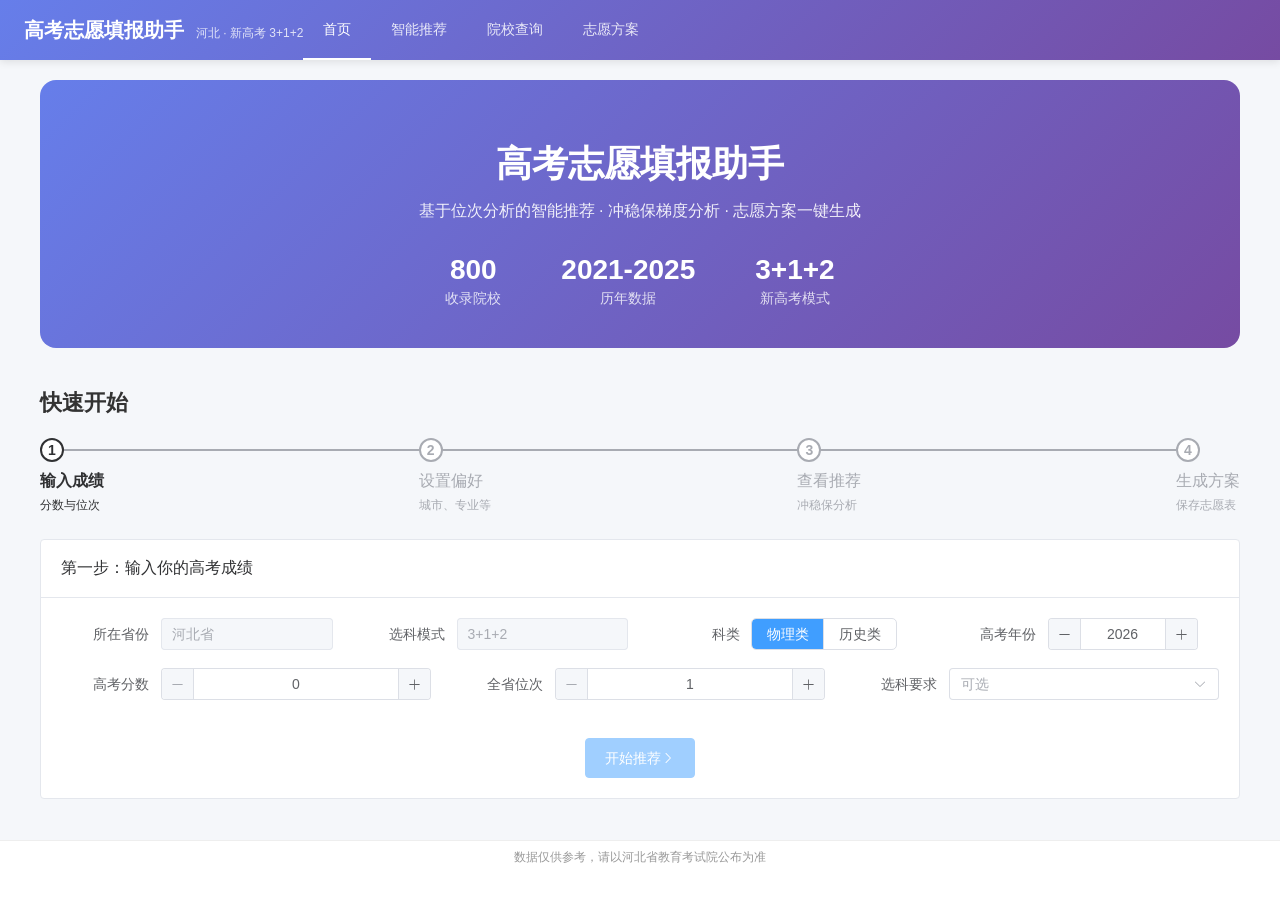
<file: index.html>
<!DOCTYPE html>
<html lang="zh-CN">
  <head>
    <meta charset="UTF-8" />
    <meta name="viewport" content="width=device-width, initial-scale=1.0" />
    <title>高考志愿填报助手</title>
    <link rel="icon" href="/favicon.ico" />
    <script type="module" crossorigin src="/assets/index-CNX29ron.js"></script>
    <link rel="stylesheet" crossorigin href="/assets/index-DEDM8-Pk.css">
  </head>
  <body>
    <div id="app"></div>
  </body>
</html>
</file>
<file: assets/index-DEDM8-Pk.css>
:root{--el-color-white:#fff;--el-color-black:#000;--el-color-primary-rgb:64, 158, 255;--el-color-success-rgb:103, 194, 58;--el-color-warning-rgb:230, 162, 60;--el-color-danger-rgb:245, 108, 108;--el-color-error-rgb:245, 108, 108;--el-color-info-rgb:144, 147, 153;--el-font-size-extra-large:20px;--el-font-size-large:18px;--el-font-size-medium:16px;--el-font-size-base:14px;--el-font-size-small:13px;--el-font-size-extra-small:12px;--el-font-family:"Helvetica Neue", Helvetica, "PingFang SC", "Hiragino Sans GB", "Microsoft YaHei", "微软雅黑", Arial, sans-serif;--el-font-weight-primary:500;--el-font-line-height-primary:24px;--el-index-normal:1;--el-index-top:1000;--el-index-popper:2000;--el-border-radius-base:4px;--el-border-radius-small:2px;--el-border-radius-round:20px;--el-border-radius-circle:100%;--el-transition-duration:.3s;--el-transition-duration-fast:.2s;--el-transition-function-ease-in-out-bezier:cubic-bezier(.645, .045, .355, 1);--el-transition-function-fast-bezier:cubic-bezier(.23, 1, .32, 1);--el-transition-all:all var(--el-transition-duration) var(--el-transition-function-ease-in-out-bezier);--el-transition-fade:opacity var(--el-transition-duration) var(--el-transition-function-fast-bezier);--el-transition-md-fade:transform var(--el-transition-duration) var(--el-transition-function-fast-bezier), opacity var(--el-transition-duration) var(--el-transition-function-fast-bezier);--el-transition-fade-linear:opacity var(--el-transition-duration-fast) linear;--el-transition-border:border-color var(--el-transition-duration-fast) var(--el-transition-function-ease-in-out-bezier);--el-transition-box-shadow:box-shadow var(--el-transition-duration-fast) var(--el-transition-function-ease-in-out-bezier);--el-transition-color:color var(--el-transition-duration-fast) var(--el-transition-function-ease-in-out-bezier);--el-component-size-large:40px;--el-component-size:32px;--el-component-size-small:24px;--lightningcss-light:initial;--lightningcss-dark: ;color-scheme:light;--el-color-primary:#409eff;--el-color-primary-light-3:#79bbff;--el-color-primary-light-5:#a0cfff;--el-color-primary-light-7:#c6e2ff;--el-color-primary-light-8:#d9ecff;--el-color-primary-light-9:#ecf5ff;--el-color-primary-dark-2:#337ecc;--el-color-success:#67c23a;--el-color-success-light-3:#95d475;--el-color-success-light-5:#b3e19d;--el-color-success-light-7:#d1edc4;--el-color-success-light-8:#e1f3d8;--el-color-success-light-9:#f0f9eb;--el-color-success-dark-2:#529b2e;--el-color-warning:#e6a23c;--el-color-warning-light-3:#eebe77;--el-color-warning-light-5:#f3d19e;--el-color-warning-light-7:#f8e3c5;--el-color-warning-light-8:#faecd8;--el-color-warning-light-9:#fdf6ec;--el-color-warning-dark-2:#b88230;--el-color-danger:#f56c6c;--el-color-danger-light-3:#f89898;--el-color-danger-light-5:#fab6b6;--el-color-danger-light-7:#fcd3d3;--el-color-danger-light-8:#fde2e2;--el-color-danger-light-9:#fef0f0;--el-color-danger-dark-2:#c45656;--el-color-error:#f56c6c;--el-color-error-light-3:#f89898;--el-color-error-light-5:#fab6b6;--el-color-error-light-7:#fcd3d3;--el-color-error-light-8:#fde2e2;--el-color-error-light-9:#fef0f0;--el-color-error-dark-2:#c45656;--el-color-info:#909399;--el-color-info-light-3:#b1b3b8;--el-color-info-light-5:#c8c9cc;--el-color-info-light-7:#dedfe0;--el-color-info-light-8:#e9e9eb;--el-color-info-light-9:#f4f4f5;--el-color-info-dark-2:#73767a;--el-bg-color:#fff;--el-bg-color-page:#f2f3f5;--el-bg-color-overlay:#fff;--el-text-color-primary:#303133;--el-text-color-regular:#606266;--el-text-color-secondary:#909399;--el-text-color-placeholder:#a8abb2;--el-text-color-disabled:#c0c4cc;--el-border-color:#dcdfe6;--el-border-color-light:#e4e7ed;--el-border-color-lighter:#ebeef5;--el-border-color-extra-light:#f2f6fc;--el-border-color-dark:#d4d7de;--el-border-color-darker:#cdd0d6;--el-fill-color:#f0f2f5;--el-fill-color-light:#f5f7fa;--el-fill-color-lighter:#fafafa;--el-fill-color-extra-light:#fafcff;--el-fill-color-dark:#ebedf0;--el-fill-color-darker:#e6e8eb;--el-fill-color-blank:#fff;--el-box-shadow:0px 12px 32px 4px #0000000a, 0px 8px 20px #00000014;--el-box-shadow-light:0px 0px 12px #0000001f;--el-box-shadow-lighter:0px 0px 6px #0000001f;--el-box-shadow-dark:0px 16px 48px 16px #00000014, 0px 12px 32px #0000001f, 0px 8px 16px -8px #00000029;--el-disabled-bg-color:var(--el-fill-color-light);--el-disabled-text-color:var(--el-text-color-placeholder);--el-disabled-border-color:var(--el-border-color-light);--el-overlay-color:#000c;--el-overlay-color-light:#000000b3;--el-overlay-color-lighter:#00000080;--el-mask-color:#ffffffe6;--el-mask-color-extra-light:#ffffff4d;--el-border-width:1px;--el-border-style:solid;--el-border-color-hover:var(--el-text-color-disabled);--el-border:var(--el-border-width) var(--el-border-style) var(--el-border-color);--el-svg-monochrome-grey:var(--el-border-color)}.fade-in-linear-enter-active,.fade-in-linear-leave-active{transition:var(--el-transition-fade-linear)}.fade-in-linear-enter-from,.fade-in-linear-leave-to{opacity:0}.el-fade-in-linear-enter-active,.el-fade-in-linear-leave-active{transition:var(--el-transition-fade-linear)}.el-fade-in-linear-enter-from,.el-fade-in-linear-leave-to{opacity:0}.el-fade-in-enter-active,.el-fade-in-leave-active{transition:all var(--el-transition-duration) cubic-bezier(.55,0,.1,1)}.el-fade-in-enter-from,.el-fade-in-leave-active{opacity:0}.el-zoom-in-center-enter-active,.el-zoom-in-center-leave-active{transition:all var(--el-transition-duration) cubic-bezier(.55,0,.1,1)}.el-zoom-in-center-enter-from,.el-zoom-in-center-leave-active{opacity:0;transform:scaleX(0)}.el-zoom-in-top-enter-active,.el-zoom-in-top-leave-active{opacity:1;transition:var(--el-transition-md-fade);transform-origin:top;transform:scaleY(1)}.el-zoom-in-top-enter-active[data-popper-placement^=top],.el-zoom-in-top-leave-active[data-popper-placement^=top]{transform-origin:bottom}.el-zoom-in-top-enter-from,.el-zoom-in-top-leave-active{opacity:0;transform:scaleY(0)}.el-zoom-in-bottom-enter-active,.el-zoom-in-bottom-leave-active{opacity:1;transition:var(--el-transition-md-fade);transform-origin:bottom;transform:scaleY(1)}.el-zoom-in-bottom-enter-from,.el-zoom-in-bottom-leave-active{opacity:0;transform:scaleY(0)}.el-zoom-in-left-enter-active,.el-zoom-in-left-leave-active{opacity:1;transition:var(--el-transition-md-fade);transform-origin:0 0;transform:scale(1)}.el-zoom-in-left-enter-from,.el-zoom-in-left-leave-active{opacity:0;transform:scale(.45)}.collapse-transition{transition:var(--el-transition-duration) height ease-in-out,var(--el-transition-duration) padding-top ease-in-out,var(--el-transition-duration) padding-bottom ease-in-out}.el-collapse-transition-leave-active,.el-collapse-transition-enter-active{transition:var(--el-transition-duration) max-height ease-in-out,var(--el-transition-duration) padding-top ease-in-out,var(--el-transition-duration) padding-bottom ease-in-out}.horizontal-collapse-transition{transition:var(--el-transition-duration) width ease-in-out,var(--el-transition-duration) padding-left ease-in-out,var(--el-transition-duration) padding-right ease-in-out}.el-list-enter-active,.el-list-leave-active{transition:all 1s}.el-list-enter-from,.el-list-leave-to{opacity:0;transform:translateY(-30px)}.el-list-leave-active{position:absolute!important}.el-opacity-transition{transition:opacity var(--el-transition-duration) cubic-bezier(.55,0,.1,1)}.el-icon--right{margin-left:5px}.el-icon--left{margin-right:5px}@keyframes rotating{0%{transform:rotate(0)}to{transform:rotate(360deg)}}.el-icon{--color:inherit;fill:currentColor;width:1em;height:1em;color:var(--color);line-height:1em;font-size:inherit;justify-content:center;align-items:center;display:inline-flex;position:relative}.el-icon.is-loading{animation:2s linear infinite rotating}.el-icon svg{width:1em;height:1em}.el-affix--fixed{position:fixed}.el-alert{--el-alert-padding:8px 16px;--el-alert-border-radius-base:var(--el-border-radius-base);--el-alert-title-font-size:14px;--el-alert-title-with-description-font-size:16px;--el-alert-description-font-size:14px;--el-alert-close-font-size:16px;--el-alert-close-customed-font-size:14px;--el-alert-icon-size:16px;--el-alert-icon-large-size:28px;width:100%;padding:var(--el-alert-padding);box-sizing:border-box;border-radius:var(--el-alert-border-radius-base);background-color:var(--el-color-white);opacity:1;transition:opacity var(--el-transition-duration-fast);align-items:center;margin:0;display:flex;position:relative;overflow:hidden}.el-alert.is-light .el-alert__close-btn{color:var(--el-text-color-placeholder)}.el-alert.is-dark .el-alert__close-btn,.el-alert.is-dark .el-alert__description{color:var(--el-color-white)}.el-alert.is-center{justify-content:center}.el-alert--primary{--el-alert-bg-color:var(--el-color-primary-light-9)}.el-alert--primary.is-light{background-color:var(--el-alert-bg-color);color:var(--el-color-primary)}.el-alert--primary.is-light .el-alert__description{color:var(--el-color-primary)}.el-alert--primary.is-dark{background-color:var(--el-color-primary);color:var(--el-color-white)}.el-alert--success{--el-alert-bg-color:var(--el-color-success-light-9)}.el-alert--success.is-light{background-color:var(--el-alert-bg-color);color:var(--el-color-success)}.el-alert--success.is-light .el-alert__description{color:var(--el-color-success)}.el-alert--success.is-dark{background-color:var(--el-color-success);color:var(--el-color-white)}.el-alert--info{--el-alert-bg-color:var(--el-color-info-light-9)}.el-alert--info.is-light{background-color:var(--el-alert-bg-color);color:var(--el-color-info)}.el-alert--info.is-light .el-alert__description{color:var(--el-color-info)}.el-alert--info.is-dark{background-color:var(--el-color-info);color:var(--el-color-white)}.el-alert--warning{--el-alert-bg-color:var(--el-color-warning-light-9)}.el-alert--warning.is-light{background-color:var(--el-alert-bg-color);color:var(--el-color-warning)}.el-alert--warning.is-light .el-alert__description{color:var(--el-color-warning)}.el-alert--warning.is-dark{background-color:var(--el-color-warning);color:var(--el-color-white)}.el-alert--error{--el-alert-bg-color:var(--el-color-error-light-9)}.el-alert--error.is-light{background-color:var(--el-alert-bg-color);color:var(--el-color-error)}.el-alert--error.is-light .el-alert__description{color:var(--el-color-error)}.el-alert--error.is-dark{background-color:var(--el-color-error);color:var(--el-color-white)}.el-alert__content{flex-direction:column;gap:4px;display:flex}.el-alert .el-alert__icon{font-size:var(--el-alert-icon-size);width:var(--el-alert-icon-size);margin-right:8px}.el-alert .el-alert__icon.is-big{font-size:var(--el-alert-icon-large-size);width:var(--el-alert-icon-large-size);margin-right:12px}.el-alert__title{font-size:var(--el-alert-title-font-size);line-height:24px}.el-alert__title.with-description{font-size:var(--el-alert-title-with-description-font-size)}.el-alert .el-alert__description{font-size:var(--el-alert-description-font-size);margin:0}.el-alert .el-alert__close-btn{font-size:var(--el-alert-close-font-size);opacity:1;cursor:pointer;position:absolute;top:12px;right:16px}.el-alert .el-alert__close-btn.is-customed{font-style:normal;font-size:var(--el-alert-close-customed-font-size);line-height:24px;top:8px}.el-alert-fade-enter-from,.el-alert-fade-leave-active{opacity:0}.el-aside{box-sizing:border-box;width:var(--el-aside-width,300px);flex-shrink:0;overflow:auto}.el-autocomplete{--el-input-text-color:var(--el-text-color-regular);--el-input-border:var(--el-border);--el-input-hover-border:var(--el-border-color-hover);--el-input-focus-border:var(--el-color-primary);--el-input-transparent-border:0 0 0 1px transparent inset;--el-input-border-color:var(--el-border-color);--el-input-border-radius:var(--el-border-radius-base);--el-input-bg-color:var(--el-fill-color-blank);--el-input-icon-color:var(--el-text-color-placeholder);--el-input-placeholder-color:var(--el-text-color-placeholder);--el-input-hover-border-color:var(--el-border-color-hover);--el-input-clear-hover-color:var(--el-text-color-secondary);--el-input-focus-border-color:var(--el-color-primary);--el-input-width:100%;width:var(--el-input-width);display:inline-block;position:relative}.el-autocomplete__popper.el-popper{background:var(--el-bg-color-overlay);border:1px solid var(--el-border-color-light);box-shadow:var(--el-box-shadow-light)}.el-autocomplete__popper.el-popper .el-popper__arrow:before{border:1px solid var(--el-border-color-light)}.el-autocomplete__popper.el-popper[data-popper-placement^=top] .el-popper__arrow:before{border-top-color:#0000;border-left-color:#0000}.el-autocomplete__popper.el-popper[data-popper-placement^=bottom] .el-popper__arrow:before{border-bottom-color:#0000;border-right-color:#0000}.el-autocomplete__popper.el-popper[data-popper-placement^=left] .el-popper__arrow:before{border-bottom-color:#0000;border-left-color:#0000}.el-autocomplete__popper.el-popper[data-popper-placement^=right] .el-popper__arrow:before{border-top-color:#0000;border-right-color:#0000}.el-autocomplete-suggestion{border-radius:var(--el-border-radius-base);box-sizing:border-box}.el-autocomplete-suggestion__header{border-bottom:1px solid var(--el-border-color-lighter);padding:10px}.el-autocomplete-suggestion__footer{border-top:1px solid var(--el-border-color-lighter);padding:10px}.el-autocomplete-suggestion__wrap{box-sizing:border-box;max-height:280px;padding:10px 0}.el-autocomplete-suggestion__list{margin:0;padding:0}.el-autocomplete-suggestion li{cursor:pointer;color:var(--el-text-color-regular);line-height:34px;font-size:var(--el-font-size-base);text-align:left;text-overflow:ellipsis;white-space:nowrap;margin:0;padding:0 20px;list-style:none;overflow:hidden}.el-autocomplete-suggestion li:hover,.el-autocomplete-suggestion li.highlighted{background-color:var(--el-fill-color-light)}.el-autocomplete-suggestion li.divider{border-top:1px solid var(--el-color-black);margin-top:6px}.el-autocomplete-suggestion li.divider:last-child{margin-bottom:-6px}.el-autocomplete-suggestion.is-loading li{cursor:default;height:100px;color:var(--el-text-color-secondary);justify-content:center;align-items:center;font-size:20px;display:flex}.el-autocomplete-suggestion.is-loading li:hover{background-color:var(--el-bg-color-overlay)}.el-avatar{--el-avatar-text-color:var(--el-color-white);--el-avatar-bg-color:var(--el-text-color-disabled);--el-avatar-text-size:14px;--el-avatar-icon-size:18px;--el-avatar-border-radius:var(--el-border-radius-base);--el-avatar-size-large:56px;--el-avatar-size:40px;--el-avatar-size-small:24px;box-sizing:border-box;text-align:center;color:var(--el-avatar-text-color);background:var(--el-avatar-bg-color);width:var(--el-avatar-size);height:var(--el-avatar-size);font-size:var(--el-avatar-text-size);outline:none;justify-content:center;align-items:center;display:inline-flex;overflow:hidden}.el-avatar>img{width:100%;height:100%;display:block}.el-avatar--circle{border-radius:50%}.el-avatar--square{border-radius:var(--el-avatar-border-radius)}.el-avatar--icon{font-size:var(--el-avatar-icon-size)}.el-avatar--small{--el-avatar-size:24px}.el-avatar--large{--el-avatar-size:56px}.el-avatar-group{--el-avatar-group-item-gap:-8px;--el-avatar-group-collapse-item-gap:4px;display:inline-flex}.el-avatar-group .el-avatar{border:1px solid var(--el-border-color-extra-light)}.el-avatar-group .el-avatar:not(:first-child){margin-left:var(--el-avatar-group-item-gap)}.el-avatar-group__collapse-avatars{--el-avatar-group-item-gap:-8px;--el-avatar-group-collapse-item-gap:4px}.el-avatar-group__collapse-avatars .el-avatar:not(:first-child){margin-left:var(--el-avatar-group-collapse-item-gap)}.el-backtop{--el-backtop-bg-color:var(--el-bg-color-overlay);--el-backtop-text-color:var(--el-color-primary);--el-backtop-hover-bg-color:var(--el-border-color-extra-light);background-color:var(--el-backtop-bg-color);width:40px;height:40px;color:var(--el-backtop-text-color);box-shadow:var(--el-box-shadow-lighter);cursor:pointer;z-index:5;border-radius:50%;justify-content:center;align-items:center;font-size:20px;display:flex;position:fixed}.el-backtop:hover{background-color:var(--el-backtop-hover-bg-color)}.el-backtop__icon{font-size:20px}.el-badge{--el-badge-bg-color:var(--el-color-danger);--el-badge-radius:10px;--el-badge-font-size:12px;--el-badge-padding:6px;--el-badge-size:18px;vertical-align:middle;width:-moz-fit-content;width:fit-content;display:inline-block;position:relative}.el-badge__content{background-color:var(--el-badge-bg-color);border-radius:var(--el-badge-radius);color:var(--el-color-white);font-size:var(--el-badge-font-size);height:var(--el-badge-size);padding:0 var(--el-badge-padding);white-space:nowrap;border:1px solid var(--el-bg-color);justify-content:center;align-items:center;display:inline-flex}.el-badge__content.is-fixed{top:0;right:calc(1px + var(--el-badge-size) / 2);z-index:var(--el-index-normal);position:absolute;transform:translateY(-50%)translate(100%)}.el-badge__content.is-fixed.is-dot{right:5px}.el-badge__content.is-dot{border-radius:50%;width:8px;height:8px;padding:0;right:0}.el-badge__content.is-hide-zero{display:none}.el-badge__content--primary{background-color:var(--el-color-primary)}.el-badge__content--success{background-color:var(--el-color-success)}.el-badge__content--warning{background-color:var(--el-color-warning)}.el-badge__content--info{background-color:var(--el-color-info)}.el-badge__content--danger{background-color:var(--el-color-danger)}.el-breadcrumb__separator{color:var(--el-text-color-placeholder);margin:0 9px;font-weight:700}.el-breadcrumb__separator.el-icon{margin:0 6px;font-weight:400}.el-breadcrumb__separator.el-icon svg{vertical-align:middle}.el-breadcrumb__item{float:left;align-items:center;display:inline-flex}.el-breadcrumb__inner{color:var(--el-text-color-regular)}.el-breadcrumb__inner.is-link,.el-breadcrumb__inner a{transition:var(--el-transition-color);color:var(--el-text-color-primary);font-weight:700;text-decoration:none}.el-breadcrumb__inner.is-link:hover,.el-breadcrumb__inner a:hover{color:var(--el-color-primary);cursor:pointer}.el-breadcrumb__item:last-child .el-breadcrumb__inner,.el-breadcrumb__item:last-child .el-breadcrumb__inner:hover,.el-breadcrumb__item:last-child .el-breadcrumb__inner a,.el-breadcrumb__item:last-child .el-breadcrumb__inner a:hover{color:var(--el-text-color-regular);cursor:text;font-weight:400}.el-breadcrumb__item:last-child .el-breadcrumb__separator{display:none}.el-breadcrumb{font-size:14px;line-height:1}.el-breadcrumb:before,.el-breadcrumb:after{content:"";display:table}.el-breadcrumb:after{clear:both}.el-button-group>.el-button+.el-button{margin-left:0}.el-button-group>.el-button:first-child:last-child{border-top-right-radius:var(--el-border-radius-base);border-bottom-right-radius:var(--el-border-radius-base);border-top-left-radius:var(--el-border-radius-base);border-bottom-left-radius:var(--el-border-radius-base)}.el-button-group>.el-button:first-child:last-child.is-round{border-radius:var(--el-border-radius-round)}.el-button-group>.el-button:first-child:last-child.is-circle{border-radius:50%}.el-button-group>.el-button:not(:first-child):not(:last-child){border-radius:0}.el-button-group>.el-button:hover,.el-button-group>.el-button:focus,.el-button-group>.el-button:active,.el-button-group>.el-button.is-active{z-index:1}.el-button-group--horizontal{vertical-align:middle;display:inline-block}.el-button-group--horizontal:before,.el-button-group--horizontal:after{content:"";display:table}.el-button-group--horizontal:after{clear:both}.el-button-group--horizontal>.el-button{float:left;position:relative}.el-button-group--horizontal>.el-button:first-child{border-top-right-radius:0;border-bottom-right-radius:0}.el-button-group--horizontal>.el-button:last-child{border-top-left-radius:0;border-bottom-left-radius:0}.el-button-group--horizontal>.el-button:not(:last-child){margin-right:-1px}.el-button-group--horizontal .el-button--primary:first-child{border-right-color:var(--el-button-divide-border-color)}.el-button-group--horizontal .el-button--primary:last-child{border-left-color:var(--el-button-divide-border-color)}.el-button-group--horizontal .el-button--primary:not(:first-child):not(:last-child){border-left-color:var(--el-button-divide-border-color);border-right-color:var(--el-button-divide-border-color)}.el-button-group--horizontal .el-button--success:first-child{border-right-color:var(--el-button-divide-border-color)}.el-button-group--horizontal .el-button--success:last-child{border-left-color:var(--el-button-divide-border-color)}.el-button-group--horizontal .el-button--success:not(:first-child):not(:last-child){border-left-color:var(--el-button-divide-border-color);border-right-color:var(--el-button-divide-border-color)}.el-button-group--horizontal .el-button--warning:first-child{border-right-color:var(--el-button-divide-border-color)}.el-button-group--horizontal .el-button--warning:last-child{border-left-color:var(--el-button-divide-border-color)}.el-button-group--horizontal .el-button--warning:not(:first-child):not(:last-child){border-left-color:var(--el-button-divide-border-color);border-right-color:var(--el-button-divide-border-color)}.el-button-group--horizontal .el-button--danger:first-child{border-right-color:var(--el-button-divide-border-color)}.el-button-group--horizontal .el-button--danger:last-child{border-left-color:var(--el-button-divide-border-color)}.el-button-group--horizontal .el-button--danger:not(:first-child):not(:last-child){border-left-color:var(--el-button-divide-border-color);border-right-color:var(--el-button-divide-border-color)}.el-button-group--horizontal .el-button--info:first-child{border-right-color:var(--el-button-divide-border-color)}.el-button-group--horizontal .el-button--info:last-child{border-left-color:var(--el-button-divide-border-color)}.el-button-group--horizontal .el-button--info:not(:first-child):not(:last-child){border-left-color:var(--el-button-divide-border-color);border-right-color:var(--el-button-divide-border-color)}.el-button-group--horizontal>.el-dropdown>.el-button{border-left-color:var(--el-button-divide-border-color);border-top-left-radius:0;border-bottom-left-radius:0}.el-button-group--vertical{flex-direction:column;align-items:stretch;display:inline-flex}.el-button-group--vertical>.el-button{margin-top:-1px}.el-button-group--vertical>.el-button:first-child{border-bottom-right-radius:0;border-bottom-left-radius:0}.el-button-group--vertical>.el-button:last-child{border-top-left-radius:0;border-top-right-radius:0}.el-button-group--vertical>.el-dropdown{margin-top:-1px}.el-button-group--vertical>.el-dropdown>.el-button{border-left-color:var(--el-button-divide-border-color);border-top-left-radius:0;border-top-right-radius:0}.el-button-group--vertical .el-button--primary:first-child{border-bottom-color:var(--el-button-divide-border-color)}.el-button-group--vertical .el-button--primary:last-child{border-top-color:var(--el-button-divide-border-color)}.el-button-group--vertical .el-button--primary:not(:first-child):not(:last-child){border-top-color:var(--el-button-divide-border-color);border-bottom-color:var(--el-button-divide-border-color)}.el-button-group--vertical .el-button--success:first-child{border-bottom-color:var(--el-button-divide-border-color)}.el-button-group--vertical .el-button--success:last-child{border-top-color:var(--el-button-divide-border-color)}.el-button-group--vertical .el-button--success:not(:first-child):not(:last-child){border-top-color:var(--el-button-divide-border-color);border-bottom-color:var(--el-button-divide-border-color)}.el-button-group--vertical .el-button--warning:first-child{border-bottom-color:var(--el-button-divide-border-color)}.el-button-group--vertical .el-button--warning:last-child{border-top-color:var(--el-button-divide-border-color)}.el-button-group--vertical .el-button--warning:not(:first-child):not(:last-child){border-top-color:var(--el-button-divide-border-color);border-bottom-color:var(--el-button-divide-border-color)}.el-button-group--vertical .el-button--danger:first-child{border-bottom-color:var(--el-button-divide-border-color)}.el-button-group--vertical .el-button--danger:last-child{border-top-color:var(--el-button-divide-border-color)}.el-button-group--vertical .el-button--danger:not(:first-child):not(:last-child){border-top-color:var(--el-button-divide-border-color);border-bottom-color:var(--el-button-divide-border-color)}.el-button-group--vertical .el-button--info:first-child{border-bottom-color:var(--el-button-divide-border-color)}.el-button-group--vertical .el-button--info:last-child{border-top-color:var(--el-button-divide-border-color)}.el-button-group--vertical .el-button--info:not(:first-child):not(:last-child){border-top-color:var(--el-button-divide-border-color);border-bottom-color:var(--el-button-divide-border-color)}.el-button{--el-button-font-weight:var(--el-font-weight-primary);--el-button-border-color:var(--el-border-color);--el-button-bg-color:var(--el-fill-color-blank);--el-button-text-color:var(--el-text-color-regular);--el-button-disabled-text-color:var(--el-disabled-text-color);--el-button-disabled-bg-color:var(--el-fill-color-blank);--el-button-disabled-border-color:var(--el-border-color-light);--el-button-divide-border-color:#ffffff80;--el-button-hover-text-color:var(--el-color-primary);--el-button-hover-bg-color:var(--el-color-primary-light-9);--el-button-hover-border-color:var(--el-color-primary-light-7);--el-button-active-text-color:var(--el-button-hover-text-color);--el-button-active-border-color:var(--el-color-primary);--el-button-active-bg-color:var(--el-button-hover-bg-color);--el-button-outline-color:var(--el-color-primary-light-5);--el-button-hover-link-text-color:var(--el-text-color-secondary);--el-button-active-color:var(--el-text-color-primary);white-space:nowrap;cursor:pointer;height:32px;color:var(--el-button-text-color);text-align:center;box-sizing:border-box;line-height:1;font-weight:var(--el-button-font-weight);-webkit-user-select:none;user-select:none;vertical-align:middle;-webkit-appearance:none;background-color:var(--el-button-bg-color);border:var(--el-border);border-color:var(--el-button-border-color);outline:none;justify-content:center;align-items:center;transition:all .1s;display:inline-flex}.el-button:hover{color:var(--el-button-hover-text-color);border-color:var(--el-button-hover-border-color);background-color:var(--el-button-hover-bg-color);outline:none}.el-button:active{color:var(--el-button-active-text-color);border-color:var(--el-button-active-border-color);background-color:var(--el-button-active-bg-color);outline:none}.el-button:focus-visible{outline:2px solid var(--el-button-outline-color);outline-offset:1px;transition:outline-offset,outline}.el-button>span{align-items:center;display:inline-flex}.el-button+.el-button{margin-left:12px}.el-button{font-size:var(--el-font-size-base);border-radius:var(--el-border-radius-base);padding:8px 15px}.el-button.is-round{padding:8px 15px}.el-button::-moz-focus-inner{border:0}.el-button [class*=el-icon]+span{margin-left:6px}.el-button [class*=el-icon] svg{vertical-align:bottom}.el-button.is-plain{--el-button-hover-text-color:var(--el-color-primary);--el-button-hover-bg-color:var(--el-fill-color-blank);--el-button-hover-border-color:var(--el-color-primary)}.el-button.is-active{color:var(--el-button-active-text-color);border-color:var(--el-button-active-border-color);background-color:var(--el-button-active-bg-color);outline:none}.el-button.is-disabled,.el-button.is-disabled:hover{color:var(--el-button-disabled-text-color);cursor:not-allowed;background-image:none;background-color:var(--el-button-disabled-bg-color);border-color:var(--el-button-disabled-border-color)}.el-button.is-loading{pointer-events:none;position:relative}.el-button.is-loading:before{z-index:1;pointer-events:none;content:"";border-radius:inherit;background-color:var(--el-mask-color-extra-light);position:absolute;top:-1px;bottom:-1px;left:-1px;right:-1px}.el-button.is-round{border-radius:var(--el-border-radius-round)}.el-button.is-dashed{--el-button-hover-text-color:var(--el-color-primary);--el-button-hover-bg-color:var(--el-fill-color-blank);--el-button-hover-border-color:var(--el-color-primary);border-style:dashed}.el-button.is-circle{border-radius:50%;width:32px;padding:8px}.el-button.is-text{color:var(--el-button-text-color);background-color:#0000;border:0 solid #0000}.el-button.is-text.is-disabled{color:var(--el-button-disabled-text-color);background-color:#0000!important}.el-button.is-text:not(.is-disabled):hover{background-color:var(--el-fill-color-light)}.el-button.is-text:not(.is-disabled):focus-visible{outline:2px solid var(--el-button-outline-color);outline-offset:1px;transition:outline-offset,outline}.el-button.is-text:not(.is-disabled):active{background-color:var(--el-fill-color)}.el-button.is-text:not(.is-disabled).is-has-bg{background-color:var(--el-fill-color-light)}.el-button.is-text:not(.is-disabled).is-has-bg:hover{background-color:var(--el-fill-color)}.el-button.is-text:not(.is-disabled).is-has-bg:active{background-color:var(--el-fill-color-dark)}.el-button__text--expand{letter-spacing:.3em;margin-right:-.3em}.el-button.is-link{color:var(--el-button-text-color);background:0 0;border-color:#0000;height:auto;padding:2px}.el-button.is-link:hover{color:var(--el-button-hover-link-text-color)}.el-button.is-link.is-disabled{color:var(--el-button-disabled-text-color);background-color:#0000!important;border-color:#0000!important}.el-button.is-link:not(.is-disabled):hover{background-color:#0000;border-color:#0000}.el-button.is-link:not(.is-disabled):active{color:var(--el-button-active-color);background-color:#0000;border-color:#0000}.el-button--text{color:var(--el-color-primary);background:0 0;border-color:#0000;padding-left:0;padding-right:0}.el-button--text.is-disabled{color:var(--el-button-disabled-text-color);background-color:#0000!important;border-color:#0000!important}.el-button--text:not(.is-disabled):hover{color:var(--el-color-primary-light-3);background-color:#0000;border-color:#0000}.el-button--text:not(.is-disabled):active{color:var(--el-color-primary-dark-2);background-color:#0000;border-color:#0000}.el-button__link--expand{letter-spacing:.3em;margin-right:-.3em}.el-button--primary{--el-button-text-color:var(--el-color-white);--el-button-bg-color:var(--el-color-primary);--el-button-border-color:var(--el-color-primary);--el-button-outline-color:var(--el-color-primary-light-5);--el-button-active-color:var(--el-color-primary-dark-2);--el-button-hover-text-color:var(--el-color-white);--el-button-hover-link-text-color:var(--el-color-primary-light-5);--el-button-hover-bg-color:var(--el-color-primary-light-3);--el-button-hover-border-color:var(--el-color-primary-light-3);--el-button-active-bg-color:var(--el-color-primary-dark-2);--el-button-active-border-color:var(--el-color-primary-dark-2);--el-button-disabled-text-color:var(--el-color-white);--el-button-disabled-bg-color:var(--el-color-primary-light-5);--el-button-disabled-border-color:var(--el-color-primary-light-5)}.el-button--primary.is-plain,.el-button--primary.is-text,.el-button--primary.is-link{--el-button-text-color:var(--el-color-primary);--el-button-bg-color:var(--el-color-primary-light-9);--el-button-border-color:var(--el-color-primary-light-5);--el-button-hover-text-color:var(--el-color-white);--el-button-hover-bg-color:var(--el-color-primary);--el-button-hover-border-color:var(--el-color-primary);--el-button-active-text-color:var(--el-color-white)}.el-button--primary.is-plain.is-disabled,.el-button--primary.is-plain.is-disabled:hover,.el-button--primary.is-plain.is-disabled:focus,.el-button--primary.is-plain.is-disabled:active,.el-button--primary.is-text.is-disabled,.el-button--primary.is-text.is-disabled:hover,.el-button--primary.is-text.is-disabled:focus,.el-button--primary.is-text.is-disabled:active,.el-button--primary.is-link.is-disabled,.el-button--primary.is-link.is-disabled:hover,.el-button--primary.is-link.is-disabled:focus,.el-button--primary.is-link.is-disabled:active{color:var(--el-color-primary-light-5);background-color:var(--el-color-primary-light-9);border-color:var(--el-color-primary-light-8)}.el-button--primary.is-dashed{--el-button-text-color:var(--el-color-primary);--el-button-bg-color:var(--el-color-primary-light-9);--el-button-border-color:var(--el-color-primary-light-5);--el-button-hover-text-color:var(--el-color-primary);--el-button-hover-bg-color:var(--el-color-primary-light-9);--el-button-hover-border-color:var(--el-color-primary-light-3);--el-button-active-text-color:var(--el-color-primary-dark-2);--el-button-active-bg-color:var(--el-color-primary-light-9);--el-button-active-border-color:var(--el-color-primary-dark-2)}.el-button--primary.is-dashed.is-disabled,.el-button--primary.is-dashed.is-disabled:hover,.el-button--primary.is-dashed.is-disabled:focus,.el-button--primary.is-dashed.is-disabled:active{color:var(--el-color-primary-light-5);background-color:var(--el-color-primary-light-9);border-color:var(--el-color-primary-light-8)}.el-button--success{--el-button-text-color:var(--el-color-white);--el-button-bg-color:var(--el-color-success);--el-button-border-color:var(--el-color-success);--el-button-outline-color:var(--el-color-success-light-5);--el-button-active-color:var(--el-color-success-dark-2);--el-button-hover-text-color:var(--el-color-white);--el-button-hover-link-text-color:var(--el-color-success-light-5);--el-button-hover-bg-color:var(--el-color-success-light-3);--el-button-hover-border-color:var(--el-color-success-light-3);--el-button-active-bg-color:var(--el-color-success-dark-2);--el-button-active-border-color:var(--el-color-success-dark-2);--el-button-disabled-text-color:var(--el-color-white);--el-button-disabled-bg-color:var(--el-color-success-light-5);--el-button-disabled-border-color:var(--el-color-success-light-5)}.el-button--success.is-plain,.el-button--success.is-text,.el-button--success.is-link{--el-button-text-color:var(--el-color-success);--el-button-bg-color:var(--el-color-success-light-9);--el-button-border-color:var(--el-color-success-light-5);--el-button-hover-text-color:var(--el-color-white);--el-button-hover-bg-color:var(--el-color-success);--el-button-hover-border-color:var(--el-color-success);--el-button-active-text-color:var(--el-color-white)}.el-button--success.is-plain.is-disabled,.el-button--success.is-plain.is-disabled:hover,.el-button--success.is-plain.is-disabled:focus,.el-button--success.is-plain.is-disabled:active,.el-button--success.is-text.is-disabled,.el-button--success.is-text.is-disabled:hover,.el-button--success.is-text.is-disabled:focus,.el-button--success.is-text.is-disabled:active,.el-button--success.is-link.is-disabled,.el-button--success.is-link.is-disabled:hover,.el-button--success.is-link.is-disabled:focus,.el-button--success.is-link.is-disabled:active{color:var(--el-color-success-light-5);background-color:var(--el-color-success-light-9);border-color:var(--el-color-success-light-8)}.el-button--success.is-dashed{--el-button-text-color:var(--el-color-success);--el-button-bg-color:var(--el-color-success-light-9);--el-button-border-color:var(--el-color-success-light-5);--el-button-hover-text-color:var(--el-color-success);--el-button-hover-bg-color:var(--el-color-success-light-9);--el-button-hover-border-color:var(--el-color-success-light-3);--el-button-active-text-color:var(--el-color-success-dark-2);--el-button-active-bg-color:var(--el-color-success-light-9);--el-button-active-border-color:var(--el-color-success-dark-2)}.el-button--success.is-dashed.is-disabled,.el-button--success.is-dashed.is-disabled:hover,.el-button--success.is-dashed.is-disabled:focus,.el-button--success.is-dashed.is-disabled:active{color:var(--el-color-success-light-5);background-color:var(--el-color-success-light-9);border-color:var(--el-color-success-light-8)}.el-button--warning{--el-button-text-color:var(--el-color-white);--el-button-bg-color:var(--el-color-warning);--el-button-border-color:var(--el-color-warning);--el-button-outline-color:var(--el-color-warning-light-5);--el-button-active-color:var(--el-color-warning-dark-2);--el-button-hover-text-color:var(--el-color-white);--el-button-hover-link-text-color:var(--el-color-warning-light-5);--el-button-hover-bg-color:var(--el-color-warning-light-3);--el-button-hover-border-color:var(--el-color-warning-light-3);--el-button-active-bg-color:var(--el-color-warning-dark-2);--el-button-active-border-color:var(--el-color-warning-dark-2);--el-button-disabled-text-color:var(--el-color-white);--el-button-disabled-bg-color:var(--el-color-warning-light-5);--el-button-disabled-border-color:var(--el-color-warning-light-5)}.el-button--warning.is-plain,.el-button--warning.is-text,.el-button--warning.is-link{--el-button-text-color:var(--el-color-warning);--el-button-bg-color:var(--el-color-warning-light-9);--el-button-border-color:var(--el-color-warning-light-5);--el-button-hover-text-color:var(--el-color-white);--el-button-hover-bg-color:var(--el-color-warning);--el-button-hover-border-color:var(--el-color-warning);--el-button-active-text-color:var(--el-color-white)}.el-button--warning.is-plain.is-disabled,.el-button--warning.is-plain.is-disabled:hover,.el-button--warning.is-plain.is-disabled:focus,.el-button--warning.is-plain.is-disabled:active,.el-button--warning.is-text.is-disabled,.el-button--warning.is-text.is-disabled:hover,.el-button--warning.is-text.is-disabled:focus,.el-button--warning.is-text.is-disabled:active,.el-button--warning.is-link.is-disabled,.el-button--warning.is-link.is-disabled:hover,.el-button--warning.is-link.is-disabled:focus,.el-button--warning.is-link.is-disabled:active{color:var(--el-color-warning-light-5);background-color:var(--el-color-warning-light-9);border-color:var(--el-color-warning-light-8)}.el-button--warning.is-dashed{--el-button-text-color:var(--el-color-warning);--el-button-bg-color:var(--el-color-warning-light-9);--el-button-border-color:var(--el-color-warning-light-5);--el-button-hover-text-color:var(--el-color-warning);--el-button-hover-bg-color:var(--el-color-warning-light-9);--el-button-hover-border-color:var(--el-color-warning-light-3);--el-button-active-text-color:var(--el-color-warning-dark-2);--el-button-active-bg-color:var(--el-color-warning-light-9);--el-button-active-border-color:var(--el-color-warning-dark-2)}.el-button--warning.is-dashed.is-disabled,.el-button--warning.is-dashed.is-disabled:hover,.el-button--warning.is-dashed.is-disabled:focus,.el-button--warning.is-dashed.is-disabled:active{color:var(--el-color-warning-light-5);background-color:var(--el-color-warning-light-9);border-color:var(--el-color-warning-light-8)}.el-button--danger{--el-button-text-color:var(--el-color-white);--el-button-bg-color:var(--el-color-danger);--el-button-border-color:var(--el-color-danger);--el-button-outline-color:var(--el-color-danger-light-5);--el-button-active-color:var(--el-color-danger-dark-2);--el-button-hover-text-color:var(--el-color-white);--el-button-hover-link-text-color:var(--el-color-danger-light-5);--el-button-hover-bg-color:var(--el-color-danger-light-3);--el-button-hover-border-color:var(--el-color-danger-light-3);--el-button-active-bg-color:var(--el-color-danger-dark-2);--el-button-active-border-color:var(--el-color-danger-dark-2);--el-button-disabled-text-color:var(--el-color-white);--el-button-disabled-bg-color:var(--el-color-danger-light-5);--el-button-disabled-border-color:var(--el-color-danger-light-5)}.el-button--danger.is-plain,.el-button--danger.is-text,.el-button--danger.is-link{--el-button-text-color:var(--el-color-danger);--el-button-bg-color:var(--el-color-danger-light-9);--el-button-border-color:var(--el-color-danger-light-5);--el-button-hover-text-color:var(--el-color-white);--el-button-hover-bg-color:var(--el-color-danger);--el-button-hover-border-color:var(--el-color-danger);--el-button-active-text-color:var(--el-color-white)}.el-button--danger.is-plain.is-disabled,.el-button--danger.is-plain.is-disabled:hover,.el-button--danger.is-plain.is-disabled:focus,.el-button--danger.is-plain.is-disabled:active,.el-button--danger.is-text.is-disabled,.el-button--danger.is-text.is-disabled:hover,.el-button--danger.is-text.is-disabled:focus,.el-button--danger.is-text.is-disabled:active,.el-button--danger.is-link.is-disabled,.el-button--danger.is-link.is-disabled:hover,.el-button--danger.is-link.is-disabled:focus,.el-button--danger.is-link.is-disabled:active{color:var(--el-color-danger-light-5);background-color:var(--el-color-danger-light-9);border-color:var(--el-color-danger-light-8)}.el-button--danger.is-dashed{--el-button-text-color:var(--el-color-danger);--el-button-bg-color:var(--el-color-danger-light-9);--el-button-border-color:var(--el-color-danger-light-5);--el-button-hover-text-color:var(--el-color-danger);--el-button-hover-bg-color:var(--el-color-danger-light-9);--el-button-hover-border-color:var(--el-color-danger-light-3);--el-button-active-text-color:var(--el-color-danger-dark-2);--el-button-active-bg-color:var(--el-color-danger-light-9);--el-button-active-border-color:var(--el-color-danger-dark-2)}.el-button--danger.is-dashed.is-disabled,.el-button--danger.is-dashed.is-disabled:hover,.el-button--danger.is-dashed.is-disabled:focus,.el-button--danger.is-dashed.is-disabled:active{color:var(--el-color-danger-light-5);background-color:var(--el-color-danger-light-9);border-color:var(--el-color-danger-light-8)}.el-button--info{--el-button-text-color:var(--el-color-white);--el-button-bg-color:var(--el-color-info);--el-button-border-color:var(--el-color-info);--el-button-outline-color:var(--el-color-info-light-5);--el-button-active-color:var(--el-color-info-dark-2);--el-button-hover-text-color:var(--el-color-white);--el-button-hover-link-text-color:var(--el-color-info-light-5);--el-button-hover-bg-color:var(--el-color-info-light-3);--el-button-hover-border-color:var(--el-color-info-light-3);--el-button-active-bg-color:var(--el-color-info-dark-2);--el-button-active-border-color:var(--el-color-info-dark-2);--el-button-disabled-text-color:var(--el-color-white);--el-button-disabled-bg-color:var(--el-color-info-light-5);--el-button-disabled-border-color:var(--el-color-info-light-5)}.el-button--info.is-plain,.el-button--info.is-text,.el-button--info.is-link{--el-button-text-color:var(--el-color-info);--el-button-bg-color:var(--el-color-info-light-9);--el-button-border-color:var(--el-color-info-light-5);--el-button-hover-text-color:var(--el-color-white);--el-button-hover-bg-color:var(--el-color-info);--el-button-hover-border-color:var(--el-color-info);--el-button-active-text-color:var(--el-color-white)}.el-button--info.is-plain.is-disabled,.el-button--info.is-plain.is-disabled:hover,.el-button--info.is-plain.is-disabled:focus,.el-button--info.is-plain.is-disabled:active,.el-button--info.is-text.is-disabled,.el-button--info.is-text.is-disabled:hover,.el-button--info.is-text.is-disabled:focus,.el-button--info.is-text.is-disabled:active,.el-button--info.is-link.is-disabled,.el-button--info.is-link.is-disabled:hover,.el-button--info.is-link.is-disabled:focus,.el-button--info.is-link.is-disabled:active{color:var(--el-color-info-light-5);background-color:var(--el-color-info-light-9);border-color:var(--el-color-info-light-8)}.el-button--info.is-dashed{--el-button-text-color:var(--el-color-info);--el-button-bg-color:var(--el-color-info-light-9);--el-button-border-color:var(--el-color-info-light-5);--el-button-hover-text-color:var(--el-color-info);--el-button-hover-bg-color:var(--el-color-info-light-9);--el-button-hover-border-color:var(--el-color-info-light-3);--el-button-active-text-color:var(--el-color-info-dark-2);--el-button-active-bg-color:var(--el-color-info-light-9);--el-button-active-border-color:var(--el-color-info-dark-2)}.el-button--info.is-dashed.is-disabled,.el-button--info.is-dashed.is-disabled:hover,.el-button--info.is-dashed.is-disabled:focus,.el-button--info.is-dashed.is-disabled:active{color:var(--el-color-info-light-5);background-color:var(--el-color-info-light-9);border-color:var(--el-color-info-light-8)}.el-button--large{--el-button-size:40px;height:var(--el-button-size)}.el-button--large [class*=el-icon]+span{margin-left:8px}.el-button--large{font-size:var(--el-font-size-base);border-radius:var(--el-border-radius-base);padding:12px 19px}.el-button--large.is-round{padding:12px 19px}.el-button--large.is-circle{width:var(--el-button-size);padding:12px}.el-button--small{--el-button-size:24px;height:var(--el-button-size)}.el-button--small [class*=el-icon]+span{margin-left:4px}.el-button--small{border-radius:calc(var(--el-border-radius-base) - 1px);padding:5px 11px;font-size:12px}.el-button--small.is-round{padding:5px 11px}.el-button--small.is-circle{width:var(--el-button-size);padding:5px}.el-calendar{--el-calendar-border:var(--el-table-border,1px solid var(--el-border-color-lighter));--el-calendar-header-border-bottom:var(--el-calendar-border);--el-calendar-selected-bg-color:var(--el-color-primary-light-9);--el-calendar-cell-width:85px;background-color:var(--el-fill-color-blank)}.el-calendar__header{border-bottom:var(--el-calendar-header-border-bottom);justify-content:space-between;padding:12px 20px;display:flex}.el-calendar__title{color:var(--el-text-color);align-self:center}.el-calendar__body{padding:12px 20px 35px}.el-calendar__select-controller .el-select{margin-right:8px}.el-calendar__select-controller .el-calendar-select__year{width:120px}.el-calendar__select-controller .el-calendar-select__month{width:60px}.el-calendar-table{table-layout:fixed;width:100%}.el-calendar-table thead th{color:var(--el-text-color-regular);padding:12px 0;font-weight:400}.el-calendar-table:not(.is-range) td.prev,.el-calendar-table:not(.is-range) td.next{color:var(--el-text-color-placeholder)}.el-calendar-table td{border-bottom:var(--el-calendar-border);border-right:var(--el-calendar-border);vertical-align:top;transition:background-color var(--el-transition-duration-fast) ease}.el-calendar-table td.is-selected{background-color:var(--el-calendar-selected-bg-color)}.el-calendar-table td.is-today{color:var(--el-color-primary)}.el-calendar-table tr:first-child td{border-top:var(--el-calendar-border)}.el-calendar-table tr td:first-child{border-left:var(--el-calendar-border)}.el-calendar-table tr.el-calendar-table__row--hide-border td{border-top:none}.el-calendar-table .el-calendar-day{box-sizing:border-box;height:var(--el-calendar-cell-width);padding:8px}.el-calendar-table .el-calendar-day:hover{cursor:pointer;background-color:var(--el-calendar-selected-bg-color)}.el-card{--el-card-border-color:var(--el-border-color-light);--el-card-border-radius:4px;--el-card-padding:20px;--el-card-bg-color:var(--el-fill-color-blank);border-radius:var(--el-card-border-radius);border:1px solid var(--el-card-border-color);background-color:var(--el-card-bg-color);color:var(--el-text-color-primary);transition:var(--el-transition-duration);flex-direction:column;display:flex;overflow:hidden}.el-card.is-always-shadow,.el-card.is-hover-shadow:hover,.el-card.is-hover-shadow:focus{box-shadow:var(--el-box-shadow-light)}.el-card__header{padding:calc(var(--el-card-padding) - 2px) var(--el-card-padding);border-bottom:1px solid var(--el-card-border-color);box-sizing:border-box}.el-card__body{padding:var(--el-card-padding);flex-grow:1;overflow:auto}.el-card__footer{padding:calc(var(--el-card-padding) - 2px) var(--el-card-padding);border-top:1px solid var(--el-card-border-color);box-sizing:border-box}.el-carousel__item{width:100%;height:100%;z-index:calc(var(--el-index-normal) - 1);display:inline-block;position:absolute;top:0;left:0;overflow:hidden}.el-carousel__item.is-active{z-index:calc(var(--el-index-normal) - 1)}.el-carousel__item.is-animating{transition:transform .4s ease-in-out}.el-carousel__item--card{width:50%;transition:transform .4s ease-in-out}.el-carousel__item--card.is-in-stage{cursor:pointer;z-index:var(--el-index-normal)}.el-carousel__item--card.is-in-stage:hover .el-carousel__mask,.el-carousel__item--card.is-in-stage.is-hover .el-carousel__mask{opacity:.12}.el-carousel__item--card.is-active{z-index:calc(var(--el-index-normal) + 1)}.el-carousel__item--card-vertical{width:100%;height:50%}.el-carousel__mask{background-color:var(--el-color-white);opacity:.24;width:100%;height:100%;transition:var(--el-transition-duration-fast);position:absolute;top:0;left:0}.el-carousel{--el-carousel-arrow-font-size:12px;--el-carousel-arrow-size:36px;--el-carousel-arrow-background:#1f2d3d1c;--el-carousel-arrow-hover-background:#1f2d3d3b;--el-carousel-indicator-width:30px;--el-carousel-indicator-height:2px;--el-carousel-indicator-padding-horizontal:4px;--el-carousel-indicator-padding-vertical:12px;--el-carousel-indicator-out-color:var(--el-border-color-hover);position:relative}.el-carousel--horizontal,.el-carousel--vertical{overflow:hidden}.el-carousel.is-vertical-outside{flex-direction:row;align-items:center;display:flex}.el-carousel.is-vertical-outside .el-carousel__container{flex:1}.el-carousel__container{height:300px;position:relative}.el-carousel__arrow{height:var(--el-carousel-arrow-size);width:var(--el-carousel-arrow-size);cursor:pointer;transition:var(--el-transition-duration);background-color:var(--el-carousel-arrow-background);color:#fff;z-index:10;text-align:center;font-size:var(--el-carousel-arrow-font-size);border:none;border-radius:50%;outline:none;justify-content:center;align-items:center;margin:0;padding:0;display:inline-flex;position:absolute;top:50%;transform:translateY(-50%)}.el-carousel__arrow--left{left:16px}.el-carousel__arrow--right{right:16px}.el-carousel__arrow:hover{background-color:var(--el-carousel-arrow-hover-background)}.el-carousel__arrow i{cursor:pointer}.el-carousel__indicators{z-index:calc(var(--el-index-normal) + 1);margin:0;padding:0;list-style:none;position:absolute}.el-carousel__indicators--horizontal{bottom:0;left:50%;transform:translate(-50%)}.el-carousel__indicators--vertical{top:50%;right:0;transform:translateY(-50%)}.el-carousel__indicators--outside{text-align:center;position:static;transform:none}.el-carousel__indicators--outside .el-carousel__indicator:hover button{opacity:.64}.el-carousel__indicators--outside button{background-color:var(--el-carousel-indicator-out-color);opacity:.24}.el-carousel__indicators--right{right:0}.el-carousel__indicators--labels .el-carousel__button{color:#000;padding:2px 18px;font-size:12px}.el-carousel__indicators--labels .el-carousel__indicator{padding:6px 4px}.el-carousel__indicator{cursor:pointer;background-color:#0000}.el-carousel__indicator:hover button{opacity:.72}.el-carousel__indicator--horizontal{padding:var(--el-carousel-indicator-padding-vertical) var(--el-carousel-indicator-padding-horizontal);display:inline-block}.el-carousel__indicator--vertical{padding:var(--el-carousel-indicator-padding-horizontal) var(--el-carousel-indicator-padding-vertical)}.el-carousel__indicator--vertical .el-carousel__button{width:var(--el-carousel-indicator-height);height:calc(var(--el-carousel-indicator-width) / 2)}.el-carousel__indicator.is-active button{opacity:1}.el-carousel__button{opacity:.48;width:var(--el-carousel-indicator-width);height:var(--el-carousel-indicator-height);cursor:pointer;transition:var(--el-transition-duration);background-color:#fff;border:none;outline:none;margin:0;padding:0;display:block}.el-carousel__indicators--labels .el-carousel__button{width:auto;height:auto}.carousel-arrow-left-enter-from,.carousel-arrow-left-leave-active{opacity:0;transform:translateY(-50%)translate(-10px)}.carousel-arrow-right-enter-from,.carousel-arrow-right-leave-active{opacity:0;transform:translateY(-50%)translate(10px)}.el-transitioning{filter:url(#elCarouselHorizontal)}.el-transitioning-vertical{filter:url(#elCarouselVertical)}.el-cascader-panel{--el-cascader-menu-text-color:var(--el-text-color-regular);--el-cascader-menu-selected-text-color:var(--el-color-primary);--el-cascader-menu-fill:var(--el-bg-color-overlay);--el-cascader-menu-font-size:var(--el-font-size-base);--el-cascader-menu-radius:var(--el-border-radius-base);--el-cascader-menu-border:solid 1px var(--el-border-color-light);--el-cascader-menu-shadow:var(--el-box-shadow-light);--el-cascader-node-background-hover:var(--el-fill-color-light);--el-cascader-node-color-disabled:var(--el-text-color-placeholder);--el-cascader-color-empty:var(--el-text-color-placeholder);--el-cascader-tag-background:var(--el-fill-color);border-radius:var(--el-cascader-menu-radius);width:-moz-fit-content;width:fit-content;font-size:var(--el-cascader-menu-font-size);display:flex}.el-cascader-panel.is-bordered{border:var(--el-cascader-menu-border);border-radius:var(--el-cascader-menu-radius)}.el-cascader-menu{box-sizing:border-box;min-width:180px;color:var(--el-cascader-menu-text-color);border-right:var(--el-cascader-menu-border)}.el-cascader-menu:last-child{border-right:none}.el-cascader-menu:last-child .el-cascader-node{padding-right:20px}.el-cascader-menu__wrap.el-scrollbar__wrap{height:204px}.el-cascader-menu__list{box-sizing:border-box;min-height:100%;margin:0;padding:6px 0;list-style:none;position:relative}.el-cascader-menu__list.el-vl__window{margin:6px 0;padding:0}.el-cascader-menu__list.el-vl__window ul{margin:0;padding:0}.el-cascader-menu__hover-zone{pointer-events:none;width:100%;height:100%;position:absolute;top:0;left:0}.el-cascader-menu__empty-text{color:var(--el-cascader-color-empty);align-items:center;display:flex;position:absolute;top:50%;left:50%;transform:translate(-50%,-50%)}.el-cascader-menu__empty-text .is-loading{margin-right:2px}.el-cascader-node{box-sizing:border-box;outline:none;align-items:center;height:34px;padding:0 30px 0 20px;line-height:34px;display:flex;position:relative}.el-cascader-node.is-selectable.in-active-path{color:var(--el-cascader-menu-text-color)}.el-cascader-node.in-active-path,.el-cascader-node.is-selectable.in-checked-path,.el-cascader-node.is-active{color:var(--el-cascader-menu-selected-text-color);font-weight:700}.el-cascader-node:not(.is-disabled){cursor:pointer}.el-cascader-node:not(.is-disabled):hover,.el-cascader-node:not(.is-disabled):focus{background:var(--el-cascader-node-background-hover)}.el-cascader-node.is-disabled{color:var(--el-cascader-node-color-disabled);cursor:not-allowed}.el-cascader-node__prefix{position:absolute;left:10px}.el-cascader-node__postfix{position:absolute;right:10px}.el-cascader-node__label{text-align:left;white-space:nowrap;text-overflow:ellipsis;flex:1;padding:0 8px;overflow:hidden}.el-cascader-node>.el-checkbox,.el-cascader-node>.el-radio{margin-right:0}.el-cascader-node>.el-radio .el-radio__label{padding-left:0}.el-cascader{--el-cascader-menu-text-color:var(--el-text-color-regular);--el-cascader-menu-selected-text-color:var(--el-color-primary);--el-cascader-menu-fill:var(--el-bg-color-overlay);--el-cascader-menu-font-size:var(--el-font-size-base);--el-cascader-menu-radius:var(--el-border-radius-base);--el-cascader-menu-border:solid 1px var(--el-border-color-light);--el-cascader-menu-shadow:var(--el-box-shadow-light);--el-cascader-node-background-hover:var(--el-fill-color-light);--el-cascader-node-color-disabled:var(--el-text-color-placeholder);--el-cascader-color-empty:var(--el-text-color-placeholder);--el-cascader-tag-background:var(--el-fill-color);vertical-align:middle;font-size:var(--el-font-size-base);outline:none;line-height:32px;display:inline-block;position:relative}.el-cascader:not(.is-disabled):hover .el-input__wrapper{cursor:pointer;box-shadow:0 0 0 1px var(--el-input-hover-border-color) inset}.el-cascader .el-input{cursor:pointer;display:flex}.el-cascader .el-input .el-input__inner{text-overflow:ellipsis}.el-cascader .el-input .el-input__inner:read-only{cursor:pointer}.el-cascader .el-input .el-input__inner:disabled{cursor:not-allowed}.el-cascader .el-input .el-input__suffix-inner .el-icon svg{vertical-align:middle}.el-cascader .el-input .icon-arrow-down{transition:transform var(--el-transition-duration);font-size:14px}.el-cascader .el-input .icon-arrow-down.is-reverse{transform:rotate(180deg)}.el-cascader .el-input .icon-circle-close:hover{color:var(--el-input-clear-hover-color,var(--el-text-color-secondary))}.el-cascader .el-input.is-focus .el-input__wrapper{box-shadow:0 0 0 1px var(--el-input-focus-border-color,var(--el-color-primary)) inset}.el-cascader--large{font-size:14px;line-height:40px}.el-cascader--large .el-cascader__tags{gap:6px;padding:8px}.el-cascader--large .el-cascader__search-input{height:24px;margin-left:7px}.el-cascader--small{font-size:12px;line-height:24px}.el-cascader--small .el-cascader__tags{gap:4px;padding:2px}.el-cascader--small .el-cascader__search-input{height:20px;margin-left:5px}.el-cascader.is-disabled .el-cascader__label{z-index:calc(var(--el-index-normal) + 1);color:var(--el-disabled-text-color)}.el-cascader__dropdown{--el-cascader-menu-text-color:var(--el-text-color-regular);--el-cascader-menu-selected-text-color:var(--el-color-primary);--el-cascader-menu-fill:var(--el-bg-color-overlay);--el-cascader-menu-font-size:var(--el-font-size-base);--el-cascader-menu-radius:var(--el-border-radius-base);--el-cascader-menu-border:solid 1px var(--el-border-color-light);--el-cascader-menu-shadow:var(--el-box-shadow-light);--el-cascader-node-background-hover:var(--el-fill-color-light);--el-cascader-node-color-disabled:var(--el-text-color-placeholder);--el-cascader-color-empty:var(--el-text-color-placeholder);--el-cascader-tag-background:var(--el-fill-color);font-size:var(--el-cascader-menu-font-size);border-radius:var(--el-cascader-menu-radius)}.el-cascader__dropdown.el-popper{background:var(--el-cascader-menu-fill);border:var(--el-cascader-menu-border);box-shadow:var(--el-cascader-menu-shadow)}.el-cascader__dropdown.el-popper .el-popper__arrow:before{border:var(--el-cascader-menu-border)}.el-cascader__dropdown.el-popper[data-popper-placement^=top] .el-popper__arrow:before{border-top-color:#0000;border-left-color:#0000}.el-cascader__dropdown.el-popper[data-popper-placement^=bottom] .el-popper__arrow:before{border-bottom-color:#0000;border-right-color:#0000}.el-cascader__dropdown.el-popper[data-popper-placement^=left] .el-popper__arrow:before{border-bottom-color:#0000;border-left-color:#0000}.el-cascader__dropdown.el-popper[data-popper-placement^=right] .el-popper__arrow:before{border-top-color:#0000;border-right-color:#0000}.el-cascader__dropdown.el-popper{box-shadow:var(--el-cascader-menu-shadow)}.el-cascader__header{border-bottom:1px solid var(--el-border-color-light);padding:10px}.el-cascader__footer{border-top:1px solid var(--el-border-color-light);padding:10px}.el-cascader__tags{text-align:left;box-sizing:border-box;flex-wrap:wrap;gap:6px;padding:4px;line-height:normal;display:flex;position:absolute;top:50%;left:0;right:30px;transform:translateY(-50%)}.el-cascader__tags .el-tag{text-overflow:ellipsis;background:var(--el-cascader-tag-background);align-items:center;max-width:100%;display:inline-flex}.el-cascader__tags .el-tag.el-tag--dark,.el-cascader__tags .el-tag.el-tag--plain{background-color:var(--el-tag-bg-color)}.el-cascader__tags .el-tag:not(.is-hit){border-color:#0000}.el-cascader__tags .el-tag:not(.is-hit).el-tag--dark,.el-cascader__tags .el-tag:not(.is-hit).el-tag--plain{border-color:var(--el-tag-border-color)}.el-cascader__tags .el-tag>span{text-overflow:ellipsis;flex:1;line-height:normal;overflow:hidden}.el-cascader__tags .el-tag .el-icon-close{background-color:var(--el-text-color-placeholder);color:var(--el-color-white);flex:none}.el-cascader__tags .el-tag .el-icon-close:hover{background-color:var(--el-text-color-secondary)}.el-cascader__tags .el-tag+input{margin-left:0}.el-cascader__tags.is-validate{right:55px}.el-cascader__collapse-tags{white-space:normal;z-index:var(--el-index-normal)}.el-cascader__collapse-tags .el-tag{text-overflow:ellipsis;background:var(--el-fill-color);align-items:center;max-width:100%;display:inline-flex}.el-cascader__collapse-tags .el-tag.el-tag--dark,.el-cascader__collapse-tags .el-tag.el-tag--plain{background-color:var(--el-tag-bg-color)}.el-cascader__collapse-tags .el-tag:not(.is-hit){border-color:#0000}.el-cascader__collapse-tags .el-tag:not(.is-hit).el-tag--dark,.el-cascader__collapse-tags .el-tag:not(.is-hit).el-tag--plain{border-color:var(--el-tag-border-color)}.el-cascader__collapse-tags .el-tag>span{text-overflow:ellipsis;flex:1;line-height:normal;overflow:hidden}.el-cascader__collapse-tags .el-tag .el-icon-close{background-color:var(--el-text-color-placeholder);color:var(--el-color-white);flex:none}.el-cascader__collapse-tags .el-tag .el-icon-close:hover{background-color:var(--el-text-color-secondary)}.el-cascader__collapse-tags .el-tag+input{margin-left:0}.el-cascader__collapse-tags .el-tag{margin:2px 0}.el-cascader__suggestion-panel{border-radius:var(--el-cascader-menu-radius)}.el-cascader__suggestion-wrap{max-height:204px}.el-cascader__suggestion-list{font-size:var(--el-font-size-base);color:var(--el-cascader-menu-text-color);text-align:center;margin:0;padding:6px 0;list-style:none}.el-cascader__suggestion-list.el-vl__window{margin:6px 0;padding:0}.el-cascader__suggestion-list.el-vl__window ul{margin:0;padding:0}.el-cascader__suggestion-item{text-align:left;cursor:pointer;box-sizing:border-box;outline:none;justify-content:space-between;align-items:center;height:34px;padding:0 15px;display:flex}.el-cascader__suggestion-item:hover,.el-cascader__suggestion-item:focus{background:var(--el-cascader-node-background-hover)}.el-cascader__suggestion-item.is-checked{color:var(--el-cascader-menu-selected-text-color);font-weight:700}.el-cascader__suggestion-item>:not(.el-icon){white-space:nowrap;text-overflow:ellipsis;flex:1;min-width:0;overflow:hidden}.el-cascader__suggestion-item>span{margin-right:10px}.el-cascader__suggestion-item .el-icon{flex-shrink:0}.el-cascader__empty-text{color:var(--el-cascader-color-empty);margin:10px 0}.el-cascader__search-input{min-width:60px;height:24px;color:var(--el-cascader-menu-text-color);box-sizing:border-box;background:0 0;border:none;outline:none;flex:1;margin-left:7px;padding:0}.el-cascader__search-input::placeholder{color:#0000}.el-check-tag{background-color:var(--el-color-info-light-9);border-radius:var(--el-border-radius-base);color:var(--el-color-info);cursor:pointer;font-size:var(--el-font-size-base);line-height:var(--el-font-size-base);transition:var(--el-transition-all);padding:7px 15px;font-weight:700;display:inline-block}.el-check-tag:hover{background-color:var(--el-color-info-light-7)}.el-check-tag.el-check-tag--primary.is-checked{background-color:var(--el-color-primary-light-8);color:var(--el-color-primary)}.el-check-tag.el-check-tag--primary.is-checked:hover{background-color:var(--el-color-primary-light-7)}.el-check-tag.el-check-tag--primary.is-checked.is-disabled{background-color:var(--el-color-primary-light-8);color:var(--el-disabled-text-color);cursor:not-allowed}.el-check-tag.el-check-tag--primary.is-checked.is-disabled:hover{background-color:var(--el-color-primary-light-8)}.el-check-tag.el-check-tag--primary.is-disabled{background-color:var(--el-color-info-light-9);color:var(--el-disabled-text-color);cursor:not-allowed}.el-check-tag.el-check-tag--primary.is-disabled:hover{background-color:var(--el-color-info-light-9)}.el-check-tag.el-check-tag--success.is-checked{background-color:var(--el-color-success-light-8);color:var(--el-color-success)}.el-check-tag.el-check-tag--success.is-checked:hover{background-color:var(--el-color-success-light-7)}.el-check-tag.el-check-tag--success.is-checked.is-disabled{background-color:var(--el-color-success-light-8);color:var(--el-disabled-text-color);cursor:not-allowed}.el-check-tag.el-check-tag--success.is-checked.is-disabled:hover{background-color:var(--el-color-success-light-8)}.el-check-tag.el-check-tag--success.is-disabled{background-color:var(--el-color-success-light-9);color:var(--el-disabled-text-color);cursor:not-allowed}.el-check-tag.el-check-tag--success.is-disabled:hover{background-color:var(--el-color-success-light-9)}.el-check-tag.el-check-tag--warning.is-checked{background-color:var(--el-color-warning-light-8);color:var(--el-color-warning)}.el-check-tag.el-check-tag--warning.is-checked:hover{background-color:var(--el-color-warning-light-7)}.el-check-tag.el-check-tag--warning.is-checked.is-disabled{background-color:var(--el-color-warning-light-8);color:var(--el-disabled-text-color);cursor:not-allowed}.el-check-tag.el-check-tag--warning.is-checked.is-disabled:hover{background-color:var(--el-color-warning-light-8)}.el-check-tag.el-check-tag--warning.is-disabled{background-color:var(--el-color-warning-light-9);color:var(--el-disabled-text-color);cursor:not-allowed}.el-check-tag.el-check-tag--warning.is-disabled:hover{background-color:var(--el-color-warning-light-9)}.el-check-tag.el-check-tag--danger.is-checked{background-color:var(--el-color-danger-light-8);color:var(--el-color-danger)}.el-check-tag.el-check-tag--danger.is-checked:hover{background-color:var(--el-color-danger-light-7)}.el-check-tag.el-check-tag--danger.is-checked.is-disabled{background-color:var(--el-color-danger-light-8);color:var(--el-disabled-text-color);cursor:not-allowed}.el-check-tag.el-check-tag--danger.is-checked.is-disabled:hover{background-color:var(--el-color-danger-light-8)}.el-check-tag.el-check-tag--danger.is-disabled{background-color:var(--el-color-danger-light-9);color:var(--el-disabled-text-color);cursor:not-allowed}.el-check-tag.el-check-tag--danger.is-disabled:hover{background-color:var(--el-color-danger-light-9)}.el-check-tag.el-check-tag--error.is-checked{background-color:var(--el-color-error-light-8);color:var(--el-color-error)}.el-check-tag.el-check-tag--error.is-checked:hover{background-color:var(--el-color-error-light-7)}.el-check-tag.el-check-tag--error.is-checked.is-disabled{background-color:var(--el-color-error-light-8);color:var(--el-disabled-text-color);cursor:not-allowed}.el-check-tag.el-check-tag--error.is-checked.is-disabled:hover{background-color:var(--el-color-error-light-8)}.el-check-tag.el-check-tag--error.is-disabled{background-color:var(--el-color-error-light-9);color:var(--el-disabled-text-color);cursor:not-allowed}.el-check-tag.el-check-tag--error.is-disabled:hover{background-color:var(--el-color-error-light-9)}.el-check-tag.el-check-tag--info.is-checked{background-color:var(--el-color-info-light-8);color:var(--el-color-info)}.el-check-tag.el-check-tag--info.is-checked:hover{background-color:var(--el-color-info-light-7)}.el-check-tag.el-check-tag--info.is-checked.is-disabled{background-color:var(--el-color-info-light-8);color:var(--el-disabled-text-color);cursor:not-allowed}.el-check-tag.el-check-tag--info.is-checked.is-disabled:hover{background-color:var(--el-color-info-light-8)}.el-check-tag.el-check-tag--info.is-disabled{background-color:var(--el-color-info-light-9);color:var(--el-disabled-text-color);cursor:not-allowed}.el-check-tag.el-check-tag--info.is-disabled:hover{background-color:var(--el-color-info-light-9)}.el-checkbox-button{--el-checkbox-button-checked-bg-color:var(--el-color-primary);--el-checkbox-button-checked-text-color:var(--el-color-white);--el-checkbox-button-checked-border-color:var(--el-color-primary);--el-checkbox-button-disabled-checked-fill:var(--el-border-color-extra-light);display:inline-block;position:relative}.el-checkbox-button__inner{line-height:1;font-weight:var(--el-checkbox-font-weight);white-space:nowrap;vertical-align:middle;cursor:pointer;background:var(--el-button-bg-color,var(--el-fill-color-blank));outline:var(--el-border);color:var(--el-button-text-color,var(--el-text-color-regular));-webkit-appearance:none;text-align:center;box-sizing:border-box;transition:var(--el-transition-all);-webkit-user-select:none;user-select:none;font-size:var(--el-font-size-base);border-radius:0;margin:0;padding:8px 15px;display:inline-block;position:relative}.el-checkbox-button__inner.is-round{padding:8px 15px}.el-checkbox-button__inner:hover{color:var(--el-color-primary)}.el-checkbox-button__inner [class*=el-icon-]{line-height:.9}.el-checkbox-button__inner [class*=el-icon-]+span{margin-left:5px}.el-checkbox-button__original{opacity:0;z-index:-1;outline:none;margin:0;position:absolute}.el-checkbox-button.is-checked .el-checkbox-button__inner{color:var(--el-checkbox-button-checked-text-color);background-color:var(--el-checkbox-button-checked-bg-color);border-color:var(--el-checkbox-button-checked-border-color);box-shadow:-1px 0 0 0 var(--el-color-primary-light-7)}.el-checkbox-button.is-checked:first-child .el-checkbox-button__inner{border-left-color:var(--el-checkbox-button-checked-border-color)}.el-checkbox-button.is-disabled .el-checkbox-button__inner{color:var(--el-disabled-text-color);cursor:not-allowed;background-image:none;background-color:var(--el-button-disabled-bg-color,var(--el-fill-color-blank));border-color:var(--el-button-disabled-border-color,var(--el-border-color-light));box-shadow:none}.el-checkbox-button.is-disabled:first-child .el-checkbox-button__inner{border-left-color:var(--el-button-disabled-border-color,var(--el-border-color-light))}.el-checkbox-button.is-disabled.is-checked .el-checkbox-button__inner{background-color:var(--el-checkbox-button-disabled-checked-fill)}.el-checkbox-button:first-child .el-checkbox-button__inner{border-top-left-radius:var(--el-border-radius-base);border-bottom-left-radius:var(--el-border-radius-base);box-shadow:none!important}.el-checkbox-button.is-focus .el-checkbox-button__inner{border-color:var(--el-checkbox-button-checked-border-color)}.el-checkbox-button:last-child .el-checkbox-button__inner{border-top-right-radius:var(--el-border-radius-base);border-bottom-right-radius:var(--el-border-radius-base)}.el-checkbox-button--large .el-checkbox-button__inner{font-size:var(--el-font-size-base);border-radius:0;padding:12px 19px}.el-checkbox-button--large .el-checkbox-button__inner.is-round{padding:12px 19px}.el-checkbox-button--small .el-checkbox-button__inner{border-radius:0;padding:5px 11px;font-size:12px}.el-checkbox-button--small .el-checkbox-button__inner.is-round{padding:5px 11px}.el-checkbox-group{font-size:0;line-height:0}.el-checkbox{--el-checkbox-font-size:14px;--el-checkbox-font-weight:var(--el-font-weight-primary);--el-checkbox-text-color:var(--el-text-color-regular);--el-checkbox-input-height:14px;--el-checkbox-input-width:14px;--el-checkbox-border-radius:var(--el-border-radius-small);--el-checkbox-bg-color:var(--el-fill-color-blank);--el-checkbox-input-border:var(--el-border);--el-checkbox-disabled-border-color:var(--el-border-color);--el-checkbox-disabled-input-fill:var(--el-fill-color-light);--el-checkbox-disabled-icon-color:var(--el-text-color-placeholder);--el-checkbox-disabled-checked-input-fill:var(--el-border-color-extra-light);--el-checkbox-disabled-checked-input-border-color:var(--el-border-color);--el-checkbox-disabled-checked-icon-color:var(--el-text-color-placeholder);--el-checkbox-checked-text-color:var(--el-color-primary);--el-checkbox-checked-input-border-color:var(--el-color-primary);--el-checkbox-checked-bg-color:var(--el-color-primary);--el-checkbox-checked-icon-color:var(--el-color-white);--el-checkbox-input-border-color-hover:var(--el-color-primary);color:var(--el-checkbox-text-color);font-weight:var(--el-checkbox-font-weight);font-size:var(--el-font-size-base);cursor:pointer;white-space:nowrap;-webkit-user-select:none;user-select:none;height:var(--el-checkbox-height,32px);align-items:center;margin-right:30px;display:inline-flex;position:relative}.el-checkbox.is-disabled{cursor:not-allowed}.el-checkbox.is-bordered{border-radius:var(--el-border-radius-base);border:var(--el-border);box-sizing:border-box;padding:0 15px 0 9px}.el-checkbox.is-bordered.is-checked{border-color:var(--el-color-primary)}.el-checkbox.is-bordered.is-disabled{border-color:var(--el-border-color-lighter)}.el-checkbox.is-bordered.el-checkbox--large{border-radius:var(--el-border-radius-base);padding:0 19px 0 11px}.el-checkbox.is-bordered.el-checkbox--large .el-checkbox__label{font-size:var(--el-font-size-base)}.el-checkbox.is-bordered.el-checkbox--large .el-checkbox__inner{width:14px;height:14px}.el-checkbox.is-bordered.el-checkbox--small{border-radius:calc(var(--el-border-radius-base) - 1px);padding:0 11px 0 7px}.el-checkbox.is-bordered.el-checkbox--small .el-checkbox__label{font-size:12px}.el-checkbox.is-bordered.el-checkbox--small .el-checkbox__inner{width:12px;height:12px}.el-checkbox.is-bordered.el-checkbox--small .el-checkbox__inner:after{width:2px;height:6px}.el-checkbox input:focus-visible+.el-checkbox__inner{outline:2px solid var(--el-checkbox-input-border-color-hover);outline-offset:1px;border-radius:var(--el-checkbox-border-radius)}.el-checkbox__input{white-space:nowrap;cursor:pointer;outline:none;display:inline-flex;position:relative}.el-checkbox__input.is-disabled .el-checkbox__inner{background-color:var(--el-checkbox-disabled-input-fill);border-color:var(--el-checkbox-disabled-border-color);cursor:not-allowed}.el-checkbox__input.is-disabled .el-checkbox__inner:after{cursor:not-allowed;border-color:var(--el-checkbox-disabled-icon-color);will-change:transform}.el-checkbox__input.is-disabled.is-checked .el-checkbox__inner{background-color:var(--el-checkbox-disabled-checked-input-fill);border-color:var(--el-checkbox-disabled-checked-input-border-color)}.el-checkbox__input.is-disabled.is-checked .el-checkbox__inner:after{border-color:var(--el-checkbox-disabled-checked-icon-color)}.el-checkbox__input.is-disabled.is-indeterminate .el-checkbox__inner{background-color:var(--el-checkbox-disabled-checked-input-fill);border-color:var(--el-checkbox-disabled-checked-input-border-color)}.el-checkbox__input.is-disabled.is-indeterminate .el-checkbox__inner:before{background-color:var(--el-checkbox-disabled-checked-icon-color);border-color:var(--el-checkbox-disabled-checked-icon-color)}.el-checkbox__input.is-disabled+span.el-checkbox__label{color:var(--el-disabled-text-color);cursor:not-allowed}.el-checkbox__input.is-checked .el-checkbox__inner{background-color:var(--el-checkbox-checked-bg-color);border-color:var(--el-checkbox-checked-input-border-color)}.el-checkbox__input.is-checked .el-checkbox__inner:after{border-color:var(--el-checkbox-checked-icon-color);transform:translate(-45%,-60%)rotate(45deg)scaleY(1)}.el-checkbox__input.is-checked+.el-checkbox__label{color:var(--el-checkbox-checked-text-color)}.el-checkbox__input.is-focus:not(.is-checked) .el-checkbox__original:not(:focus-visible){border-color:var(--el-checkbox-input-border-color-hover)}.el-checkbox__input.is-indeterminate .el-checkbox__inner{background-color:var(--el-checkbox-checked-bg-color);border-color:var(--el-checkbox-checked-input-border-color)}.el-checkbox__input.is-indeterminate .el-checkbox__inner:before{content:"";background-color:var(--el-checkbox-checked-icon-color);height:2px;display:block;position:absolute;top:5px;left:0;right:0;transform:scale(.5)}.el-checkbox__input.is-indeterminate .el-checkbox__inner:after{display:none}.el-checkbox__inner{border:var(--el-checkbox-input-border);border-radius:var(--el-checkbox-border-radius);box-sizing:border-box;width:var(--el-checkbox-input-width);height:var(--el-checkbox-input-height);background-color:var(--el-checkbox-bg-color);z-index:var(--el-index-normal);transition:border-color .25s cubic-bezier(.71,-.46,.29,1.46),background-color .25s cubic-bezier(.71,-.46,.29,1.46),outline .25s cubic-bezier(.71,-.46,.29,1.46);display:inline-block;position:relative}.el-checkbox__inner:hover{border-color:var(--el-checkbox-input-border-color-hover)}.el-checkbox__inner:after{box-sizing:content-box;content:"";transform-origin:50%;border:1px solid #0000;border-top:0;border-left:0;width:3px;height:7px;transition:transform .15s ease-in 50ms;position:absolute;top:50%;left:50%;transform:translate(-45%,-60%)rotate(45deg)scaleY(0)}.el-checkbox__original{opacity:0;z-index:-1;outline:none;width:0;height:0;margin:0;position:absolute}.el-checkbox__label{line-height:1;font-size:var(--el-checkbox-font-size);padding-left:8px;display:inline-block}.el-checkbox.el-checkbox--large{height:40px}.el-checkbox.el-checkbox--large .el-checkbox__label{font-size:14px}.el-checkbox.el-checkbox--large .el-checkbox__inner{width:14px;height:14px}.el-checkbox.el-checkbox--small{height:24px}.el-checkbox.el-checkbox--small .el-checkbox__label{font-size:12px}.el-checkbox.el-checkbox--small .el-checkbox__inner{width:12px;height:12px}.el-checkbox.el-checkbox--small .el-checkbox__input.is-indeterminate .el-checkbox__inner:before{top:4px}.el-checkbox.el-checkbox--small .el-checkbox__inner:after{width:2px;height:6px}.el-checkbox:last-of-type{margin-right:0}[class*=el-col-]{box-sizing:border-box}[class*=el-col-].is-guttered{min-height:1px;display:block}.el-col-0{flex:0 0;max-width:0%;display:none}.el-col-0.is-guttered{display:none}.el-col-offset-0{margin-left:0%}.el-col-pull-0{position:relative;right:0%}.el-col-push-0{position:relative;left:0%}.el-col-1{flex:0 0 4.16667%;max-width:4.16667%;display:block}.el-col-1.is-guttered{display:block}.el-col-offset-1{margin-left:4.16667%}.el-col-pull-1{position:relative;right:4.16667%}.el-col-push-1{position:relative;left:4.16667%}.el-col-2{flex:0 0 8.33333%;max-width:8.33333%;display:block}.el-col-2.is-guttered{display:block}.el-col-offset-2{margin-left:8.33333%}.el-col-pull-2{position:relative;right:8.33333%}.el-col-push-2{position:relative;left:8.33333%}.el-col-3{flex:0 0 12.5%;max-width:12.5%;display:block}.el-col-3.is-guttered{display:block}.el-col-offset-3{margin-left:12.5%}.el-col-pull-3{position:relative;right:12.5%}.el-col-push-3{position:relative;left:12.5%}.el-col-4{flex:0 0 16.6667%;max-width:16.6667%;display:block}.el-col-4.is-guttered{display:block}.el-col-offset-4{margin-left:16.6667%}.el-col-pull-4{position:relative;right:16.6667%}.el-col-push-4{position:relative;left:16.6667%}.el-col-5{flex:0 0 20.8333%;max-width:20.8333%;display:block}.el-col-5.is-guttered{display:block}.el-col-offset-5{margin-left:20.8333%}.el-col-pull-5{position:relative;right:20.8333%}.el-col-push-5{position:relative;left:20.8333%}.el-col-6{flex:0 0 25%;max-width:25%;display:block}.el-col-6.is-guttered{display:block}.el-col-offset-6{margin-left:25%}.el-col-pull-6{position:relative;right:25%}.el-col-push-6{position:relative;left:25%}.el-col-7{flex:0 0 29.1667%;max-width:29.1667%;display:block}.el-col-7.is-guttered{display:block}.el-col-offset-7{margin-left:29.1667%}.el-col-pull-7{position:relative;right:29.1667%}.el-col-push-7{position:relative;left:29.1667%}.el-col-8{flex:0 0 33.3333%;max-width:33.3333%;display:block}.el-col-8.is-guttered{display:block}.el-col-offset-8{margin-left:33.3333%}.el-col-pull-8{position:relative;right:33.3333%}.el-col-push-8{position:relative;left:33.3333%}.el-col-9{flex:0 0 37.5%;max-width:37.5%;display:block}.el-col-9.is-guttered{display:block}.el-col-offset-9{margin-left:37.5%}.el-col-pull-9{position:relative;right:37.5%}.el-col-push-9{position:relative;left:37.5%}.el-col-10{flex:0 0 41.6667%;max-width:41.6667%;display:block}.el-col-10.is-guttered{display:block}.el-col-offset-10{margin-left:41.6667%}.el-col-pull-10{position:relative;right:41.6667%}.el-col-push-10{position:relative;left:41.6667%}.el-col-11{flex:0 0 45.8333%;max-width:45.8333%;display:block}.el-col-11.is-guttered{display:block}.el-col-offset-11{margin-left:45.8333%}.el-col-pull-11{position:relative;right:45.8333%}.el-col-push-11{position:relative;left:45.8333%}.el-col-12{flex:0 0 50%;max-width:50%;display:block}.el-col-12.is-guttered{display:block}.el-col-offset-12{margin-left:50%}.el-col-pull-12{position:relative;right:50%}.el-col-push-12{position:relative;left:50%}.el-col-13{flex:0 0 54.1667%;max-width:54.1667%;display:block}.el-col-13.is-guttered{display:block}.el-col-offset-13{margin-left:54.1667%}.el-col-pull-13{position:relative;right:54.1667%}.el-col-push-13{position:relative;left:54.1667%}.el-col-14{flex:0 0 58.3333%;max-width:58.3333%;display:block}.el-col-14.is-guttered{display:block}.el-col-offset-14{margin-left:58.3333%}.el-col-pull-14{position:relative;right:58.3333%}.el-col-push-14{position:relative;left:58.3333%}.el-col-15{flex:0 0 62.5%;max-width:62.5%;display:block}.el-col-15.is-guttered{display:block}.el-col-offset-15{margin-left:62.5%}.el-col-pull-15{position:relative;right:62.5%}.el-col-push-15{position:relative;left:62.5%}.el-col-16{flex:0 0 66.6667%;max-width:66.6667%;display:block}.el-col-16.is-guttered{display:block}.el-col-offset-16{margin-left:66.6667%}.el-col-pull-16{position:relative;right:66.6667%}.el-col-push-16{position:relative;left:66.6667%}.el-col-17{flex:0 0 70.8333%;max-width:70.8333%;display:block}.el-col-17.is-guttered{display:block}.el-col-offset-17{margin-left:70.8333%}.el-col-pull-17{position:relative;right:70.8333%}.el-col-push-17{position:relative;left:70.8333%}.el-col-18{flex:0 0 75%;max-width:75%;display:block}.el-col-18.is-guttered{display:block}.el-col-offset-18{margin-left:75%}.el-col-pull-18{position:relative;right:75%}.el-col-push-18{position:relative;left:75%}.el-col-19{flex:0 0 79.1667%;max-width:79.1667%;display:block}.el-col-19.is-guttered{display:block}.el-col-offset-19{margin-left:79.1667%}.el-col-pull-19{position:relative;right:79.1667%}.el-col-push-19{position:relative;left:79.1667%}.el-col-20{flex:0 0 83.3333%;max-width:83.3333%;display:block}.el-col-20.is-guttered{display:block}.el-col-offset-20{margin-left:83.3333%}.el-col-pull-20{position:relative;right:83.3333%}.el-col-push-20{position:relative;left:83.3333%}.el-col-21{flex:0 0 87.5%;max-width:87.5%;display:block}.el-col-21.is-guttered{display:block}.el-col-offset-21{margin-left:87.5%}.el-col-pull-21{position:relative;right:87.5%}.el-col-push-21{position:relative;left:87.5%}.el-col-22{flex:0 0 91.6667%;max-width:91.6667%;display:block}.el-col-22.is-guttered{display:block}.el-col-offset-22{margin-left:91.6667%}.el-col-pull-22{position:relative;right:91.6667%}.el-col-push-22{position:relative;left:91.6667%}.el-col-23{flex:0 0 95.8333%;max-width:95.8333%;display:block}.el-col-23.is-guttered{display:block}.el-col-offset-23{margin-left:95.8333%}.el-col-pull-23{position:relative;right:95.8333%}.el-col-push-23{position:relative;left:95.8333%}.el-col-24{flex:0 0 100%;max-width:100%;display:block}.el-col-24.is-guttered{display:block}.el-col-offset-24{margin-left:100%}.el-col-pull-24{position:relative;right:100%}.el-col-push-24{position:relative;left:100%}@media only screen and (max-width:767px){.el-col-xs-0{flex:0 0;max-width:0%;display:none}.el-col-xs-0.is-guttered{display:none}.el-col-xs-offset-0{margin-left:0%}.el-col-xs-pull-0{position:relative;right:0%}.el-col-xs-push-0{position:relative;left:0%}.el-col-xs-1{flex:0 0 4.16667%;max-width:4.16667%;display:block}.el-col-xs-1.is-guttered{display:block}.el-col-xs-offset-1{margin-left:4.16667%}.el-col-xs-pull-1{position:relative;right:4.16667%}.el-col-xs-push-1{position:relative;left:4.16667%}.el-col-xs-2{flex:0 0 8.33333%;max-width:8.33333%;display:block}.el-col-xs-2.is-guttered{display:block}.el-col-xs-offset-2{margin-left:8.33333%}.el-col-xs-pull-2{position:relative;right:8.33333%}.el-col-xs-push-2{position:relative;left:8.33333%}.el-col-xs-3{flex:0 0 12.5%;max-width:12.5%;display:block}.el-col-xs-3.is-guttered{display:block}.el-col-xs-offset-3{margin-left:12.5%}.el-col-xs-pull-3{position:relative;right:12.5%}.el-col-xs-push-3{position:relative;left:12.5%}.el-col-xs-4{flex:0 0 16.6667%;max-width:16.6667%;display:block}.el-col-xs-4.is-guttered{display:block}.el-col-xs-offset-4{margin-left:16.6667%}.el-col-xs-pull-4{position:relative;right:16.6667%}.el-col-xs-push-4{position:relative;left:16.6667%}.el-col-xs-5{flex:0 0 20.8333%;max-width:20.8333%;display:block}.el-col-xs-5.is-guttered{display:block}.el-col-xs-offset-5{margin-left:20.8333%}.el-col-xs-pull-5{position:relative;right:20.8333%}.el-col-xs-push-5{position:relative;left:20.8333%}.el-col-xs-6{flex:0 0 25%;max-width:25%;display:block}.el-col-xs-6.is-guttered{display:block}.el-col-xs-offset-6{margin-left:25%}.el-col-xs-pull-6{position:relative;right:25%}.el-col-xs-push-6{position:relative;left:25%}.el-col-xs-7{flex:0 0 29.1667%;max-width:29.1667%;display:block}.el-col-xs-7.is-guttered{display:block}.el-col-xs-offset-7{margin-left:29.1667%}.el-col-xs-pull-7{position:relative;right:29.1667%}.el-col-xs-push-7{position:relative;left:29.1667%}.el-col-xs-8{flex:0 0 33.3333%;max-width:33.3333%;display:block}.el-col-xs-8.is-guttered{display:block}.el-col-xs-offset-8{margin-left:33.3333%}.el-col-xs-pull-8{position:relative;right:33.3333%}.el-col-xs-push-8{position:relative;left:33.3333%}.el-col-xs-9{flex:0 0 37.5%;max-width:37.5%;display:block}.el-col-xs-9.is-guttered{display:block}.el-col-xs-offset-9{margin-left:37.5%}.el-col-xs-pull-9{position:relative;right:37.5%}.el-col-xs-push-9{position:relative;left:37.5%}.el-col-xs-10{flex:0 0 41.6667%;max-width:41.6667%;display:block}.el-col-xs-10.is-guttered{display:block}.el-col-xs-offset-10{margin-left:41.6667%}.el-col-xs-pull-10{position:relative;right:41.6667%}.el-col-xs-push-10{position:relative;left:41.6667%}.el-col-xs-11{flex:0 0 45.8333%;max-width:45.8333%;display:block}.el-col-xs-11.is-guttered{display:block}.el-col-xs-offset-11{margin-left:45.8333%}.el-col-xs-pull-11{position:relative;right:45.8333%}.el-col-xs-push-11{position:relative;left:45.8333%}.el-col-xs-12{flex:0 0 50%;max-width:50%;display:block}.el-col-xs-12.is-guttered{display:block}.el-col-xs-offset-12{margin-left:50%}.el-col-xs-pull-12{position:relative;right:50%}.el-col-xs-push-12{position:relative;left:50%}.el-col-xs-13{flex:0 0 54.1667%;max-width:54.1667%;display:block}.el-col-xs-13.is-guttered{display:block}.el-col-xs-offset-13{margin-left:54.1667%}.el-col-xs-pull-13{position:relative;right:54.1667%}.el-col-xs-push-13{position:relative;left:54.1667%}.el-col-xs-14{flex:0 0 58.3333%;max-width:58.3333%;display:block}.el-col-xs-14.is-guttered{display:block}.el-col-xs-offset-14{margin-left:58.3333%}.el-col-xs-pull-14{position:relative;right:58.3333%}.el-col-xs-push-14{position:relative;left:58.3333%}.el-col-xs-15{flex:0 0 62.5%;max-width:62.5%;display:block}.el-col-xs-15.is-guttered{display:block}.el-col-xs-offset-15{margin-left:62.5%}.el-col-xs-pull-15{position:relative;right:62.5%}.el-col-xs-push-15{position:relative;left:62.5%}.el-col-xs-16{flex:0 0 66.6667%;max-width:66.6667%;display:block}.el-col-xs-16.is-guttered{display:block}.el-col-xs-offset-16{margin-left:66.6667%}.el-col-xs-pull-16{position:relative;right:66.6667%}.el-col-xs-push-16{position:relative;left:66.6667%}.el-col-xs-17{flex:0 0 70.8333%;max-width:70.8333%;display:block}.el-col-xs-17.is-guttered{display:block}.el-col-xs-offset-17{margin-left:70.8333%}.el-col-xs-pull-17{position:relative;right:70.8333%}.el-col-xs-push-17{position:relative;left:70.8333%}.el-col-xs-18{flex:0 0 75%;max-width:75%;display:block}.el-col-xs-18.is-guttered{display:block}.el-col-xs-offset-18{margin-left:75%}.el-col-xs-pull-18{position:relative;right:75%}.el-col-xs-push-18{position:relative;left:75%}.el-col-xs-19{flex:0 0 79.1667%;max-width:79.1667%;display:block}.el-col-xs-19.is-guttered{display:block}.el-col-xs-offset-19{margin-left:79.1667%}.el-col-xs-pull-19{position:relative;right:79.1667%}.el-col-xs-push-19{position:relative;left:79.1667%}.el-col-xs-20{flex:0 0 83.3333%;max-width:83.3333%;display:block}.el-col-xs-20.is-guttered{display:block}.el-col-xs-offset-20{margin-left:83.3333%}.el-col-xs-pull-20{position:relative;right:83.3333%}.el-col-xs-push-20{position:relative;left:83.3333%}.el-col-xs-21{flex:0 0 87.5%;max-width:87.5%;display:block}.el-col-xs-21.is-guttered{display:block}.el-col-xs-offset-21{margin-left:87.5%}.el-col-xs-pull-21{position:relative;right:87.5%}.el-col-xs-push-21{position:relative;left:87.5%}.el-col-xs-22{flex:0 0 91.6667%;max-width:91.6667%;display:block}.el-col-xs-22.is-guttered{display:block}.el-col-xs-offset-22{margin-left:91.6667%}.el-col-xs-pull-22{position:relative;right:91.6667%}.el-col-xs-push-22{position:relative;left:91.6667%}.el-col-xs-23{flex:0 0 95.8333%;max-width:95.8333%;display:block}.el-col-xs-23.is-guttered{display:block}.el-col-xs-offset-23{margin-left:95.8333%}.el-col-xs-pull-23{position:relative;right:95.8333%}.el-col-xs-push-23{position:relative;left:95.8333%}.el-col-xs-24{flex:0 0 100%;max-width:100%;display:block}.el-col-xs-24.is-guttered{display:block}.el-col-xs-offset-24{margin-left:100%}.el-col-xs-pull-24{position:relative;right:100%}.el-col-xs-push-24{position:relative;left:100%}}@media only screen and (min-width:768px){.el-col-sm-0{flex:0 0;max-width:0%;display:none}.el-col-sm-0.is-guttered{display:none}.el-col-sm-offset-0{margin-left:0%}.el-col-sm-pull-0{position:relative;right:0%}.el-col-sm-push-0{position:relative;left:0%}.el-col-sm-1{flex:0 0 4.16667%;max-width:4.16667%;display:block}.el-col-sm-1.is-guttered{display:block}.el-col-sm-offset-1{margin-left:4.16667%}.el-col-sm-pull-1{position:relative;right:4.16667%}.el-col-sm-push-1{position:relative;left:4.16667%}.el-col-sm-2{flex:0 0 8.33333%;max-width:8.33333%;display:block}.el-col-sm-2.is-guttered{display:block}.el-col-sm-offset-2{margin-left:8.33333%}.el-col-sm-pull-2{position:relative;right:8.33333%}.el-col-sm-push-2{position:relative;left:8.33333%}.el-col-sm-3{flex:0 0 12.5%;max-width:12.5%;display:block}.el-col-sm-3.is-guttered{display:block}.el-col-sm-offset-3{margin-left:12.5%}.el-col-sm-pull-3{position:relative;right:12.5%}.el-col-sm-push-3{position:relative;left:12.5%}.el-col-sm-4{flex:0 0 16.6667%;max-width:16.6667%;display:block}.el-col-sm-4.is-guttered{display:block}.el-col-sm-offset-4{margin-left:16.6667%}.el-col-sm-pull-4{position:relative;right:16.6667%}.el-col-sm-push-4{position:relative;left:16.6667%}.el-col-sm-5{flex:0 0 20.8333%;max-width:20.8333%;display:block}.el-col-sm-5.is-guttered{display:block}.el-col-sm-offset-5{margin-left:20.8333%}.el-col-sm-pull-5{position:relative;right:20.8333%}.el-col-sm-push-5{position:relative;left:20.8333%}.el-col-sm-6{flex:0 0 25%;max-width:25%;display:block}.el-col-sm-6.is-guttered{display:block}.el-col-sm-offset-6{margin-left:25%}.el-col-sm-pull-6{position:relative;right:25%}.el-col-sm-push-6{position:relative;left:25%}.el-col-sm-7{flex:0 0 29.1667%;max-width:29.1667%;display:block}.el-col-sm-7.is-guttered{display:block}.el-col-sm-offset-7{margin-left:29.1667%}.el-col-sm-pull-7{position:relative;right:29.1667%}.el-col-sm-push-7{position:relative;left:29.1667%}.el-col-sm-8{flex:0 0 33.3333%;max-width:33.3333%;display:block}.el-col-sm-8.is-guttered{display:block}.el-col-sm-offset-8{margin-left:33.3333%}.el-col-sm-pull-8{position:relative;right:33.3333%}.el-col-sm-push-8{position:relative;left:33.3333%}.el-col-sm-9{flex:0 0 37.5%;max-width:37.5%;display:block}.el-col-sm-9.is-guttered{display:block}.el-col-sm-offset-9{margin-left:37.5%}.el-col-sm-pull-9{position:relative;right:37.5%}.el-col-sm-push-9{position:relative;left:37.5%}.el-col-sm-10{flex:0 0 41.6667%;max-width:41.6667%;display:block}.el-col-sm-10.is-guttered{display:block}.el-col-sm-offset-10{margin-left:41.6667%}.el-col-sm-pull-10{position:relative;right:41.6667%}.el-col-sm-push-10{position:relative;left:41.6667%}.el-col-sm-11{flex:0 0 45.8333%;max-width:45.8333%;display:block}.el-col-sm-11.is-guttered{display:block}.el-col-sm-offset-11{margin-left:45.8333%}.el-col-sm-pull-11{position:relative;right:45.8333%}.el-col-sm-push-11{position:relative;left:45.8333%}.el-col-sm-12{flex:0 0 50%;max-width:50%;display:block}.el-col-sm-12.is-guttered{display:block}.el-col-sm-offset-12{margin-left:50%}.el-col-sm-pull-12{position:relative;right:50%}.el-col-sm-push-12{position:relative;left:50%}.el-col-sm-13{flex:0 0 54.1667%;max-width:54.1667%;display:block}.el-col-sm-13.is-guttered{display:block}.el-col-sm-offset-13{margin-left:54.1667%}.el-col-sm-pull-13{position:relative;right:54.1667%}.el-col-sm-push-13{position:relative;left:54.1667%}.el-col-sm-14{flex:0 0 58.3333%;max-width:58.3333%;display:block}.el-col-sm-14.is-guttered{display:block}.el-col-sm-offset-14{margin-left:58.3333%}.el-col-sm-pull-14{position:relative;right:58.3333%}.el-col-sm-push-14{position:relative;left:58.3333%}.el-col-sm-15{flex:0 0 62.5%;max-width:62.5%;display:block}.el-col-sm-15.is-guttered{display:block}.el-col-sm-offset-15{margin-left:62.5%}.el-col-sm-pull-15{position:relative;right:62.5%}.el-col-sm-push-15{position:relative;left:62.5%}.el-col-sm-16{flex:0 0 66.6667%;max-width:66.6667%;display:block}.el-col-sm-16.is-guttered{display:block}.el-col-sm-offset-16{margin-left:66.6667%}.el-col-sm-pull-16{position:relative;right:66.6667%}.el-col-sm-push-16{position:relative;left:66.6667%}.el-col-sm-17{flex:0 0 70.8333%;max-width:70.8333%;display:block}.el-col-sm-17.is-guttered{display:block}.el-col-sm-offset-17{margin-left:70.8333%}.el-col-sm-pull-17{position:relative;right:70.8333%}.el-col-sm-push-17{position:relative;left:70.8333%}.el-col-sm-18{flex:0 0 75%;max-width:75%;display:block}.el-col-sm-18.is-guttered{display:block}.el-col-sm-offset-18{margin-left:75%}.el-col-sm-pull-18{position:relative;right:75%}.el-col-sm-push-18{position:relative;left:75%}.el-col-sm-19{flex:0 0 79.1667%;max-width:79.1667%;display:block}.el-col-sm-19.is-guttered{display:block}.el-col-sm-offset-19{margin-left:79.1667%}.el-col-sm-pull-19{position:relative;right:79.1667%}.el-col-sm-push-19{position:relative;left:79.1667%}.el-col-sm-20{flex:0 0 83.3333%;max-width:83.3333%;display:block}.el-col-sm-20.is-guttered{display:block}.el-col-sm-offset-20{margin-left:83.3333%}.el-col-sm-pull-20{position:relative;right:83.3333%}.el-col-sm-push-20{position:relative;left:83.3333%}.el-col-sm-21{flex:0 0 87.5%;max-width:87.5%;display:block}.el-col-sm-21.is-guttered{display:block}.el-col-sm-offset-21{margin-left:87.5%}.el-col-sm-pull-21{position:relative;right:87.5%}.el-col-sm-push-21{position:relative;left:87.5%}.el-col-sm-22{flex:0 0 91.6667%;max-width:91.6667%;display:block}.el-col-sm-22.is-guttered{display:block}.el-col-sm-offset-22{margin-left:91.6667%}.el-col-sm-pull-22{position:relative;right:91.6667%}.el-col-sm-push-22{position:relative;left:91.6667%}.el-col-sm-23{flex:0 0 95.8333%;max-width:95.8333%;display:block}.el-col-sm-23.is-guttered{display:block}.el-col-sm-offset-23{margin-left:95.8333%}.el-col-sm-pull-23{position:relative;right:95.8333%}.el-col-sm-push-23{position:relative;left:95.8333%}.el-col-sm-24{flex:0 0 100%;max-width:100%;display:block}.el-col-sm-24.is-guttered{display:block}.el-col-sm-offset-24{margin-left:100%}.el-col-sm-pull-24{position:relative;right:100%}.el-col-sm-push-24{position:relative;left:100%}}@media only screen and (min-width:992px){.el-col-md-0{flex:0 0;max-width:0%;display:none}.el-col-md-0.is-guttered{display:none}.el-col-md-offset-0{margin-left:0%}.el-col-md-pull-0{position:relative;right:0%}.el-col-md-push-0{position:relative;left:0%}.el-col-md-1{flex:0 0 4.16667%;max-width:4.16667%;display:block}.el-col-md-1.is-guttered{display:block}.el-col-md-offset-1{margin-left:4.16667%}.el-col-md-pull-1{position:relative;right:4.16667%}.el-col-md-push-1{position:relative;left:4.16667%}.el-col-md-2{flex:0 0 8.33333%;max-width:8.33333%;display:block}.el-col-md-2.is-guttered{display:block}.el-col-md-offset-2{margin-left:8.33333%}.el-col-md-pull-2{position:relative;right:8.33333%}.el-col-md-push-2{position:relative;left:8.33333%}.el-col-md-3{flex:0 0 12.5%;max-width:12.5%;display:block}.el-col-md-3.is-guttered{display:block}.el-col-md-offset-3{margin-left:12.5%}.el-col-md-pull-3{position:relative;right:12.5%}.el-col-md-push-3{position:relative;left:12.5%}.el-col-md-4{flex:0 0 16.6667%;max-width:16.6667%;display:block}.el-col-md-4.is-guttered{display:block}.el-col-md-offset-4{margin-left:16.6667%}.el-col-md-pull-4{position:relative;right:16.6667%}.el-col-md-push-4{position:relative;left:16.6667%}.el-col-md-5{flex:0 0 20.8333%;max-width:20.8333%;display:block}.el-col-md-5.is-guttered{display:block}.el-col-md-offset-5{margin-left:20.8333%}.el-col-md-pull-5{position:relative;right:20.8333%}.el-col-md-push-5{position:relative;left:20.8333%}.el-col-md-6{flex:0 0 25%;max-width:25%;display:block}.el-col-md-6.is-guttered{display:block}.el-col-md-offset-6{margin-left:25%}.el-col-md-pull-6{position:relative;right:25%}.el-col-md-push-6{position:relative;left:25%}.el-col-md-7{flex:0 0 29.1667%;max-width:29.1667%;display:block}.el-col-md-7.is-guttered{display:block}.el-col-md-offset-7{margin-left:29.1667%}.el-col-md-pull-7{position:relative;right:29.1667%}.el-col-md-push-7{position:relative;left:29.1667%}.el-col-md-8{flex:0 0 33.3333%;max-width:33.3333%;display:block}.el-col-md-8.is-guttered{display:block}.el-col-md-offset-8{margin-left:33.3333%}.el-col-md-pull-8{position:relative;right:33.3333%}.el-col-md-push-8{position:relative;left:33.3333%}.el-col-md-9{flex:0 0 37.5%;max-width:37.5%;display:block}.el-col-md-9.is-guttered{display:block}.el-col-md-offset-9{margin-left:37.5%}.el-col-md-pull-9{position:relative;right:37.5%}.el-col-md-push-9{position:relative;left:37.5%}.el-col-md-10{flex:0 0 41.6667%;max-width:41.6667%;display:block}.el-col-md-10.is-guttered{display:block}.el-col-md-offset-10{margin-left:41.6667%}.el-col-md-pull-10{position:relative;right:41.6667%}.el-col-md-push-10{position:relative;left:41.6667%}.el-col-md-11{flex:0 0 45.8333%;max-width:45.8333%;display:block}.el-col-md-11.is-guttered{display:block}.el-col-md-offset-11{margin-left:45.8333%}.el-col-md-pull-11{position:relative;right:45.8333%}.el-col-md-push-11{position:relative;left:45.8333%}.el-col-md-12{flex:0 0 50%;max-width:50%;display:block}.el-col-md-12.is-guttered{display:block}.el-col-md-offset-12{margin-left:50%}.el-col-md-pull-12{position:relative;right:50%}.el-col-md-push-12{position:relative;left:50%}.el-col-md-13{flex:0 0 54.1667%;max-width:54.1667%;display:block}.el-col-md-13.is-guttered{display:block}.el-col-md-offset-13{margin-left:54.1667%}.el-col-md-pull-13{position:relative;right:54.1667%}.el-col-md-push-13{position:relative;left:54.1667%}.el-col-md-14{flex:0 0 58.3333%;max-width:58.3333%;display:block}.el-col-md-14.is-guttered{display:block}.el-col-md-offset-14{margin-left:58.3333%}.el-col-md-pull-14{position:relative;right:58.3333%}.el-col-md-push-14{position:relative;left:58.3333%}.el-col-md-15{flex:0 0 62.5%;max-width:62.5%;display:block}.el-col-md-15.is-guttered{display:block}.el-col-md-offset-15{margin-left:62.5%}.el-col-md-pull-15{position:relative;right:62.5%}.el-col-md-push-15{position:relative;left:62.5%}.el-col-md-16{flex:0 0 66.6667%;max-width:66.6667%;display:block}.el-col-md-16.is-guttered{display:block}.el-col-md-offset-16{margin-left:66.6667%}.el-col-md-pull-16{position:relative;right:66.6667%}.el-col-md-push-16{position:relative;left:66.6667%}.el-col-md-17{flex:0 0 70.8333%;max-width:70.8333%;display:block}.el-col-md-17.is-guttered{display:block}.el-col-md-offset-17{margin-left:70.8333%}.el-col-md-pull-17{position:relative;right:70.8333%}.el-col-md-push-17{position:relative;left:70.8333%}.el-col-md-18{flex:0 0 75%;max-width:75%;display:block}.el-col-md-18.is-guttered{display:block}.el-col-md-offset-18{margin-left:75%}.el-col-md-pull-18{position:relative;right:75%}.el-col-md-push-18{position:relative;left:75%}.el-col-md-19{flex:0 0 79.1667%;max-width:79.1667%;display:block}.el-col-md-19.is-guttered{display:block}.el-col-md-offset-19{margin-left:79.1667%}.el-col-md-pull-19{position:relative;right:79.1667%}.el-col-md-push-19{position:relative;left:79.1667%}.el-col-md-20{flex:0 0 83.3333%;max-width:83.3333%;display:block}.el-col-md-20.is-guttered{display:block}.el-col-md-offset-20{margin-left:83.3333%}.el-col-md-pull-20{position:relative;right:83.3333%}.el-col-md-push-20{position:relative;left:83.3333%}.el-col-md-21{flex:0 0 87.5%;max-width:87.5%;display:block}.el-col-md-21.is-guttered{display:block}.el-col-md-offset-21{margin-left:87.5%}.el-col-md-pull-21{position:relative;right:87.5%}.el-col-md-push-21{position:relative;left:87.5%}.el-col-md-22{flex:0 0 91.6667%;max-width:91.6667%;display:block}.el-col-md-22.is-guttered{display:block}.el-col-md-offset-22{margin-left:91.6667%}.el-col-md-pull-22{position:relative;right:91.6667%}.el-col-md-push-22{position:relative;left:91.6667%}.el-col-md-23{flex:0 0 95.8333%;max-width:95.8333%;display:block}.el-col-md-23.is-guttered{display:block}.el-col-md-offset-23{margin-left:95.8333%}.el-col-md-pull-23{position:relative;right:95.8333%}.el-col-md-push-23{position:relative;left:95.8333%}.el-col-md-24{flex:0 0 100%;max-width:100%;display:block}.el-col-md-24.is-guttered{display:block}.el-col-md-offset-24{margin-left:100%}.el-col-md-pull-24{position:relative;right:100%}.el-col-md-push-24{position:relative;left:100%}}@media only screen and (min-width:1200px){.el-col-lg-0{flex:0 0;max-width:0%;display:none}.el-col-lg-0.is-guttered{display:none}.el-col-lg-offset-0{margin-left:0%}.el-col-lg-pull-0{position:relative;right:0%}.el-col-lg-push-0{position:relative;left:0%}.el-col-lg-1{flex:0 0 4.16667%;max-width:4.16667%;display:block}.el-col-lg-1.is-guttered{display:block}.el-col-lg-offset-1{margin-left:4.16667%}.el-col-lg-pull-1{position:relative;right:4.16667%}.el-col-lg-push-1{position:relative;left:4.16667%}.el-col-lg-2{flex:0 0 8.33333%;max-width:8.33333%;display:block}.el-col-lg-2.is-guttered{display:block}.el-col-lg-offset-2{margin-left:8.33333%}.el-col-lg-pull-2{position:relative;right:8.33333%}.el-col-lg-push-2{position:relative;left:8.33333%}.el-col-lg-3{flex:0 0 12.5%;max-width:12.5%;display:block}.el-col-lg-3.is-guttered{display:block}.el-col-lg-offset-3{margin-left:12.5%}.el-col-lg-pull-3{position:relative;right:12.5%}.el-col-lg-push-3{position:relative;left:12.5%}.el-col-lg-4{flex:0 0 16.6667%;max-width:16.6667%;display:block}.el-col-lg-4.is-guttered{display:block}.el-col-lg-offset-4{margin-left:16.6667%}.el-col-lg-pull-4{position:relative;right:16.6667%}.el-col-lg-push-4{position:relative;left:16.6667%}.el-col-lg-5{flex:0 0 20.8333%;max-width:20.8333%;display:block}.el-col-lg-5.is-guttered{display:block}.el-col-lg-offset-5{margin-left:20.8333%}.el-col-lg-pull-5{position:relative;right:20.8333%}.el-col-lg-push-5{position:relative;left:20.8333%}.el-col-lg-6{flex:0 0 25%;max-width:25%;display:block}.el-col-lg-6.is-guttered{display:block}.el-col-lg-offset-6{margin-left:25%}.el-col-lg-pull-6{position:relative;right:25%}.el-col-lg-push-6{position:relative;left:25%}.el-col-lg-7{flex:0 0 29.1667%;max-width:29.1667%;display:block}.el-col-lg-7.is-guttered{display:block}.el-col-lg-offset-7{margin-left:29.1667%}.el-col-lg-pull-7{position:relative;right:29.1667%}.el-col-lg-push-7{position:relative;left:29.1667%}.el-col-lg-8{flex:0 0 33.3333%;max-width:33.3333%;display:block}.el-col-lg-8.is-guttered{display:block}.el-col-lg-offset-8{margin-left:33.3333%}.el-col-lg-pull-8{position:relative;right:33.3333%}.el-col-lg-push-8{position:relative;left:33.3333%}.el-col-lg-9{flex:0 0 37.5%;max-width:37.5%;display:block}.el-col-lg-9.is-guttered{display:block}.el-col-lg-offset-9{margin-left:37.5%}.el-col-lg-pull-9{position:relative;right:37.5%}.el-col-lg-push-9{position:relative;left:37.5%}.el-col-lg-10{flex:0 0 41.6667%;max-width:41.6667%;display:block}.el-col-lg-10.is-guttered{display:block}.el-col-lg-offset-10{margin-left:41.6667%}.el-col-lg-pull-10{position:relative;right:41.6667%}.el-col-lg-push-10{position:relative;left:41.6667%}.el-col-lg-11{flex:0 0 45.8333%;max-width:45.8333%;display:block}.el-col-lg-11.is-guttered{display:block}.el-col-lg-offset-11{margin-left:45.8333%}.el-col-lg-pull-11{position:relative;right:45.8333%}.el-col-lg-push-11{position:relative;left:45.8333%}.el-col-lg-12{flex:0 0 50%;max-width:50%;display:block}.el-col-lg-12.is-guttered{display:block}.el-col-lg-offset-12{margin-left:50%}.el-col-lg-pull-12{position:relative;right:50%}.el-col-lg-push-12{position:relative;left:50%}.el-col-lg-13{flex:0 0 54.1667%;max-width:54.1667%;display:block}.el-col-lg-13.is-guttered{display:block}.el-col-lg-offset-13{margin-left:54.1667%}.el-col-lg-pull-13{position:relative;right:54.1667%}.el-col-lg-push-13{position:relative;left:54.1667%}.el-col-lg-14{flex:0 0 58.3333%;max-width:58.3333%;display:block}.el-col-lg-14.is-guttered{display:block}.el-col-lg-offset-14{margin-left:58.3333%}.el-col-lg-pull-14{position:relative;right:58.3333%}.el-col-lg-push-14{position:relative;left:58.3333%}.el-col-lg-15{flex:0 0 62.5%;max-width:62.5%;display:block}.el-col-lg-15.is-guttered{display:block}.el-col-lg-offset-15{margin-left:62.5%}.el-col-lg-pull-15{position:relative;right:62.5%}.el-col-lg-push-15{position:relative;left:62.5%}.el-col-lg-16{flex:0 0 66.6667%;max-width:66.6667%;display:block}.el-col-lg-16.is-guttered{display:block}.el-col-lg-offset-16{margin-left:66.6667%}.el-col-lg-pull-16{position:relative;right:66.6667%}.el-col-lg-push-16{position:relative;left:66.6667%}.el-col-lg-17{flex:0 0 70.8333%;max-width:70.8333%;display:block}.el-col-lg-17.is-guttered{display:block}.el-col-lg-offset-17{margin-left:70.8333%}.el-col-lg-pull-17{position:relative;right:70.8333%}.el-col-lg-push-17{position:relative;left:70.8333%}.el-col-lg-18{flex:0 0 75%;max-width:75%;display:block}.el-col-lg-18.is-guttered{display:block}.el-col-lg-offset-18{margin-left:75%}.el-col-lg-pull-18{position:relative;right:75%}.el-col-lg-push-18{position:relative;left:75%}.el-col-lg-19{flex:0 0 79.1667%;max-width:79.1667%;display:block}.el-col-lg-19.is-guttered{display:block}.el-col-lg-offset-19{margin-left:79.1667%}.el-col-lg-pull-19{position:relative;right:79.1667%}.el-col-lg-push-19{position:relative;left:79.1667%}.el-col-lg-20{flex:0 0 83.3333%;max-width:83.3333%;display:block}.el-col-lg-20.is-guttered{display:block}.el-col-lg-offset-20{margin-left:83.3333%}.el-col-lg-pull-20{position:relative;right:83.3333%}.el-col-lg-push-20{position:relative;left:83.3333%}.el-col-lg-21{flex:0 0 87.5%;max-width:87.5%;display:block}.el-col-lg-21.is-guttered{display:block}.el-col-lg-offset-21{margin-left:87.5%}.el-col-lg-pull-21{position:relative;right:87.5%}.el-col-lg-push-21{position:relative;left:87.5%}.el-col-lg-22{flex:0 0 91.6667%;max-width:91.6667%;display:block}.el-col-lg-22.is-guttered{display:block}.el-col-lg-offset-22{margin-left:91.6667%}.el-col-lg-pull-22{position:relative;right:91.6667%}.el-col-lg-push-22{position:relative;left:91.6667%}.el-col-lg-23{flex:0 0 95.8333%;max-width:95.8333%;display:block}.el-col-lg-23.is-guttered{display:block}.el-col-lg-offset-23{margin-left:95.8333%}.el-col-lg-pull-23{position:relative;right:95.8333%}.el-col-lg-push-23{position:relative;left:95.8333%}.el-col-lg-24{flex:0 0 100%;max-width:100%;display:block}.el-col-lg-24.is-guttered{display:block}.el-col-lg-offset-24{margin-left:100%}.el-col-lg-pull-24{position:relative;right:100%}.el-col-lg-push-24{position:relative;left:100%}}@media only screen and (min-width:1920px){.el-col-xl-0{flex:0 0;max-width:0%;display:none}.el-col-xl-0.is-guttered{display:none}.el-col-xl-offset-0{margin-left:0%}.el-col-xl-pull-0{position:relative;right:0%}.el-col-xl-push-0{position:relative;left:0%}.el-col-xl-1{flex:0 0 4.16667%;max-width:4.16667%;display:block}.el-col-xl-1.is-guttered{display:block}.el-col-xl-offset-1{margin-left:4.16667%}.el-col-xl-pull-1{position:relative;right:4.16667%}.el-col-xl-push-1{position:relative;left:4.16667%}.el-col-xl-2{flex:0 0 8.33333%;max-width:8.33333%;display:block}.el-col-xl-2.is-guttered{display:block}.el-col-xl-offset-2{margin-left:8.33333%}.el-col-xl-pull-2{position:relative;right:8.33333%}.el-col-xl-push-2{position:relative;left:8.33333%}.el-col-xl-3{flex:0 0 12.5%;max-width:12.5%;display:block}.el-col-xl-3.is-guttered{display:block}.el-col-xl-offset-3{margin-left:12.5%}.el-col-xl-pull-3{position:relative;right:12.5%}.el-col-xl-push-3{position:relative;left:12.5%}.el-col-xl-4{flex:0 0 16.6667%;max-width:16.6667%;display:block}.el-col-xl-4.is-guttered{display:block}.el-col-xl-offset-4{margin-left:16.6667%}.el-col-xl-pull-4{position:relative;right:16.6667%}.el-col-xl-push-4{position:relative;left:16.6667%}.el-col-xl-5{flex:0 0 20.8333%;max-width:20.8333%;display:block}.el-col-xl-5.is-guttered{display:block}.el-col-xl-offset-5{margin-left:20.8333%}.el-col-xl-pull-5{position:relative;right:20.8333%}.el-col-xl-push-5{position:relative;left:20.8333%}.el-col-xl-6{flex:0 0 25%;max-width:25%;display:block}.el-col-xl-6.is-guttered{display:block}.el-col-xl-offset-6{margin-left:25%}.el-col-xl-pull-6{position:relative;right:25%}.el-col-xl-push-6{position:relative;left:25%}.el-col-xl-7{flex:0 0 29.1667%;max-width:29.1667%;display:block}.el-col-xl-7.is-guttered{display:block}.el-col-xl-offset-7{margin-left:29.1667%}.el-col-xl-pull-7{position:relative;right:29.1667%}.el-col-xl-push-7{position:relative;left:29.1667%}.el-col-xl-8{flex:0 0 33.3333%;max-width:33.3333%;display:block}.el-col-xl-8.is-guttered{display:block}.el-col-xl-offset-8{margin-left:33.3333%}.el-col-xl-pull-8{position:relative;right:33.3333%}.el-col-xl-push-8{position:relative;left:33.3333%}.el-col-xl-9{flex:0 0 37.5%;max-width:37.5%;display:block}.el-col-xl-9.is-guttered{display:block}.el-col-xl-offset-9{margin-left:37.5%}.el-col-xl-pull-9{position:relative;right:37.5%}.el-col-xl-push-9{position:relative;left:37.5%}.el-col-xl-10{flex:0 0 41.6667%;max-width:41.6667%;display:block}.el-col-xl-10.is-guttered{display:block}.el-col-xl-offset-10{margin-left:41.6667%}.el-col-xl-pull-10{position:relative;right:41.6667%}.el-col-xl-push-10{position:relative;left:41.6667%}.el-col-xl-11{flex:0 0 45.8333%;max-width:45.8333%;display:block}.el-col-xl-11.is-guttered{display:block}.el-col-xl-offset-11{margin-left:45.8333%}.el-col-xl-pull-11{position:relative;right:45.8333%}.el-col-xl-push-11{position:relative;left:45.8333%}.el-col-xl-12{flex:0 0 50%;max-width:50%;display:block}.el-col-xl-12.is-guttered{display:block}.el-col-xl-offset-12{margin-left:50%}.el-col-xl-pull-12{position:relative;right:50%}.el-col-xl-push-12{position:relative;left:50%}.el-col-xl-13{flex:0 0 54.1667%;max-width:54.1667%;display:block}.el-col-xl-13.is-guttered{display:block}.el-col-xl-offset-13{margin-left:54.1667%}.el-col-xl-pull-13{position:relative;right:54.1667%}.el-col-xl-push-13{position:relative;left:54.1667%}.el-col-xl-14{flex:0 0 58.3333%;max-width:58.3333%;display:block}.el-col-xl-14.is-guttered{display:block}.el-col-xl-offset-14{margin-left:58.3333%}.el-col-xl-pull-14{position:relative;right:58.3333%}.el-col-xl-push-14{position:relative;left:58.3333%}.el-col-xl-15{flex:0 0 62.5%;max-width:62.5%;display:block}.el-col-xl-15.is-guttered{display:block}.el-col-xl-offset-15{margin-left:62.5%}.el-col-xl-pull-15{position:relative;right:62.5%}.el-col-xl-push-15{position:relative;left:62.5%}.el-col-xl-16{flex:0 0 66.6667%;max-width:66.6667%;display:block}.el-col-xl-16.is-guttered{display:block}.el-col-xl-offset-16{margin-left:66.6667%}.el-col-xl-pull-16{position:relative;right:66.6667%}.el-col-xl-push-16{position:relative;left:66.6667%}.el-col-xl-17{flex:0 0 70.8333%;max-width:70.8333%;display:block}.el-col-xl-17.is-guttered{display:block}.el-col-xl-offset-17{margin-left:70.8333%}.el-col-xl-pull-17{position:relative;right:70.8333%}.el-col-xl-push-17{position:relative;left:70.8333%}.el-col-xl-18{flex:0 0 75%;max-width:75%;display:block}.el-col-xl-18.is-guttered{display:block}.el-col-xl-offset-18{margin-left:75%}.el-col-xl-pull-18{position:relative;right:75%}.el-col-xl-push-18{position:relative;left:75%}.el-col-xl-19{flex:0 0 79.1667%;max-width:79.1667%;display:block}.el-col-xl-19.is-guttered{display:block}.el-col-xl-offset-19{margin-left:79.1667%}.el-col-xl-pull-19{position:relative;right:79.1667%}.el-col-xl-push-19{position:relative;left:79.1667%}.el-col-xl-20{flex:0 0 83.3333%;max-width:83.3333%;display:block}.el-col-xl-20.is-guttered{display:block}.el-col-xl-offset-20{margin-left:83.3333%}.el-col-xl-pull-20{position:relative;right:83.3333%}.el-col-xl-push-20{position:relative;left:83.3333%}.el-col-xl-21{flex:0 0 87.5%;max-width:87.5%;display:block}.el-col-xl-21.is-guttered{display:block}.el-col-xl-offset-21{margin-left:87.5%}.el-col-xl-pull-21{position:relative;right:87.5%}.el-col-xl-push-21{position:relative;left:87.5%}.el-col-xl-22{flex:0 0 91.6667%;max-width:91.6667%;display:block}.el-col-xl-22.is-guttered{display:block}.el-col-xl-offset-22{margin-left:91.6667%}.el-col-xl-pull-22{position:relative;right:91.6667%}.el-col-xl-push-22{position:relative;left:91.6667%}.el-col-xl-23{flex:0 0 95.8333%;max-width:95.8333%;display:block}.el-col-xl-23.is-guttered{display:block}.el-col-xl-offset-23{margin-left:95.8333%}.el-col-xl-pull-23{position:relative;right:95.8333%}.el-col-xl-push-23{position:relative;left:95.8333%}.el-col-xl-24{flex:0 0 100%;max-width:100%;display:block}.el-col-xl-24.is-guttered{display:block}.el-col-xl-offset-24{margin-left:100%}.el-col-xl-pull-24{position:relative;right:100%}.el-col-xl-push-24{position:relative;left:100%}}.el-collapse-item.is-disabled .el-collapse-item__header{color:var(--el-text-color-disabled);cursor:not-allowed}.el-collapse-item__header{width:100%;min-height:var(--el-collapse-header-height);line-height:var(--el-collapse-header-height);background-color:var(--el-collapse-header-bg-color);color:var(--el-collapse-header-text-color);cursor:pointer;border:none;border-bottom:1px solid var(--el-collapse-border-color);font-size:var(--el-collapse-header-font-size);transition:border-bottom-color var(--el-transition-duration);box-sizing:border-box;outline:none;align-items:center;padding:0;font-weight:500;display:flex}.el-collapse-item__arrow{transition:transform var(--el-transition-duration);font-weight:300}.el-collapse-item__arrow.is-active{transform:rotate(90deg)}.el-collapse-item__title{text-align:left;flex:auto}.el-collapse-item__header.focusing:focus:not(:hover){color:var(--el-color-primary)}.el-collapse-item__header.is-active{border-bottom-color:#0000}.el-collapse-item__wrap{will-change:height;background-color:var(--el-collapse-content-bg-color);box-sizing:border-box;border-bottom:1px solid var(--el-collapse-border-color);overflow:hidden}.el-collapse-item__content{font-size:var(--el-collapse-content-font-size);color:var(--el-collapse-content-text-color);padding-bottom:25px;line-height:1.76923}.el-collapse-item:last-child{margin-bottom:-1px}.el-collapse{--el-collapse-border-color:var(--el-border-color-lighter);--el-collapse-header-height:48px;--el-collapse-header-bg-color:var(--el-fill-color-blank);--el-collapse-header-text-color:var(--el-text-color-primary);--el-collapse-header-font-size:13px;--el-collapse-content-bg-color:var(--el-fill-color-blank);--el-collapse-content-font-size:13px;--el-collapse-content-text-color:var(--el-text-color-primary);border-top:1px solid var(--el-collapse-border-color);border-bottom:1px solid var(--el-collapse-border-color)}.el-collapse-icon-position-left .el-collapse-item__header{gap:8px}.el-collapse-icon-position-left .el-collapse-item__title{order:1}.el-collapse-icon-position-right .el-collapse-item__header{padding-right:8px}.el-color-picker-panel{--el-colorpicker-bg-color:var(--el-bg-color-overlay);--el-fill-color-blank:var(--el-colorpicker-bg-color);box-sizing:content-box;background:var(--el-colorpicker-bg-color);width:300px;padding:12px}.el-color-picker-panel.is-border{border:solid 1px var(--el-border-color-lighter);border-radius:4px}.el-color-picker-panel__wrapper{margin-bottom:6px}.el-color-picker-panel__footer{text-align:right;justify-content:space-between;margin-top:12px;display:flex}.el-color-picker-panel__footer .el-input{color:#000;width:160px;font-size:12px;line-height:26px}.el-color-picker-panel.is-disabled .el-color-svpanel,.el-color-picker-panel.is-disabled .el-color-hue-slider{cursor:not-allowed;opacity:.3}.el-color-picker-panel.is-disabled .el-color-hue-slider__thumb{cursor:not-allowed}.el-color-picker-panel.is-disabled .el-color-alpha-slider,.el-color-picker-panel.is-disabled .el-color-predefine .el-color-predefine__color-selector{cursor:not-allowed;opacity:.3}.el-color-predefine{width:280px;margin-top:8px;font-size:12px;display:flex}.el-color-predefine__colors{flex-wrap:wrap;flex:1;gap:8px;display:flex}.el-color-predefine__color-selector{border-radius:var(--el-border-radius-base);cursor:pointer;border:none;outline:none;width:20px;height:20px;padding:0;overflow:hidden}.el-color-predefine__color-selector.selected{box-shadow:0 0 3px 2px var(--el-color-primary)}.el-color-predefine__color-selector:focus-visible{outline:2px solid var(--el-color-primary);outline-offset:2px}.el-color-predefine__color-selector>div{height:100%;display:flex}.el-color-predefine__color-selector.is-alpha{background-image:url([data-uri])}.el-color-hue-slider{box-sizing:border-box;float:right;background-color:red;width:280px;height:12px;padding:0 2px;position:relative}.el-color-hue-slider__bar{background:linear-gradient(90deg,red,#ff0 17%,#0f0 33%,#0ff,#00f 67%,#f0f 83%,red);height:100%;position:relative}.el-color-hue-slider__thumb{cursor:pointer;box-sizing:border-box;border:1px solid var(--el-border-color-lighter);z-index:1;background:#fff;border-radius:1px;width:4px;height:100%;position:absolute;top:0;left:0;box-shadow:0 0 2px #0009}.el-color-hue-slider__thumb:focus-visible{outline:2px solid var(--el-color-primary);outline-offset:1px}.el-color-hue-slider.is-vertical{width:12px;height:180px;padding:2px 0}.el-color-hue-slider.is-vertical .el-color-hue-slider__bar{background:linear-gradient(red,#ff0 17%,#0f0 33%,#0ff,#00f 67%,#f0f 83%,red)}.el-color-hue-slider.is-vertical .el-color-hue-slider__thumb{width:100%;height:4px;top:0;left:0}.el-color-svpanel{background-image:linear-gradient(#0000,#000),linear-gradient(90deg,#fff,#fff0);width:280px;height:180px;position:relative}.el-color-svpanel__cursor{cursor:pointer;border-radius:50%;width:4px;height:4px;position:absolute;transform:translate(-2px,-2px);box-shadow:0 0 0 1.5px #fff,inset 0 0 1px 1px #0000004d,0 0 1px 2px #0006}.el-color-svpanel__cursor:focus-visible{outline:2px solid var(--el-color-primary);outline-offset:2px}.el-color-alpha-slider{box-sizing:border-box;background-image:linear-gradient(45deg,var(--el-color-picker-alpha-bg-a) 25%,var(--el-color-picker-alpha-bg-b) 25%),linear-gradient(135deg,var(--el-color-picker-alpha-bg-a) 25%,var(--el-color-picker-alpha-bg-b) 25%),linear-gradient(45deg,var(--el-color-picker-alpha-bg-b) 75%,var(--el-color-picker-alpha-bg-a) 75%),linear-gradient(135deg,var(--el-color-picker-alpha-bg-b) 75%,var(--el-color-picker-alpha-bg-a) 75%);background-position:0 0,6px 0,6px -6px,0 6px;background-size:12px 12px;width:280px;height:12px;position:relative}.el-color-alpha-slider.is-disabled .el-color-alpha-slider__thumb{cursor:not-allowed}.el-color-alpha-slider__bar{background:linear-gradient(to right,#fff0 0%,var(--el-bg-color) 100%);height:100%;position:relative}.el-color-alpha-slider__thumb{cursor:pointer;box-sizing:border-box;border:1px solid var(--el-border-color-lighter);z-index:1;background:#fff;border-radius:1px;width:4px;height:100%;position:absolute;top:0;left:0;box-shadow:0 0 2px #0009}.el-color-alpha-slider__thumb:focus-visible{outline:2px solid var(--el-color-primary);outline-offset:1px}.el-color-alpha-slider.is-vertical{width:20px;height:180px}.el-color-alpha-slider.is-vertical .el-color-alpha-slider__bar{background:linear-gradient(#fff0,#fff)}.el-color-alpha-slider.is-vertical .el-color-alpha-slider__thumb{width:100%;height:4px;top:0;left:0}.el-color-picker-panel{--el-color-picker-alpha-bg-a:#ccc;--el-color-picker-alpha-bg-b:transparent}.dark .el-color-picker-panel{--el-color-picker-alpha-bg-a:#333}.el-color-picker{outline:none;width:32px;height:32px;line-height:normal;display:inline-block;position:relative}.el-color-picker:hover:not(:-webkit-any(.is-disabled,.is-focused)) .el-color-picker__trigger{border-color:var(--el-border-color-hover)}.el-color-picker:hover:not(:is(.is-disabled,.is-focused)) .el-color-picker__trigger{border-color:var(--el-border-color-hover)}.el-color-picker:focus-visible:not(.is-disabled) .el-color-picker__trigger{outline:2px solid var(--el-color-primary);outline-offset:1px}.el-color-picker.is-focused .el-color-picker__trigger{border-color:var(--el-color-primary)}.el-color-picker.is-disabled .el-color-picker__trigger{cursor:not-allowed;background-color:var(--el-fill-color-light)}.el-color-picker.is-disabled .el-color-picker__color{opacity:.3}.el-color-picker--large{width:40px;height:40px}.el-color-picker--small{width:24px;height:24px}.el-color-picker--small .el-color-picker__icon,.el-color-picker--small .el-color-picker__empty{transform:scale(.8)}.el-color-picker__trigger{box-sizing:border-box;border:1px solid var(--el-border-color);cursor:pointer;border-radius:4px;justify-content:center;align-items:center;width:100%;height:100%;padding:4px;font-size:0;display:inline-flex;position:relative}.el-color-picker__color{box-sizing:border-box;border:1px solid var(--el-text-color-secondary);border-radius:var(--el-border-radius-small);text-align:center;width:100%;height:100%;display:block;position:relative}.el-color-picker__color.is-alpha{background-image:linear-gradient(45deg,var(--el-color-picker-alpha-bg-a) 25%,var(--el-color-picker-alpha-bg-b) 25%),linear-gradient(135deg,var(--el-color-picker-alpha-bg-a) 25%,var(--el-color-picker-alpha-bg-b) 25%),linear-gradient(45deg,var(--el-color-picker-alpha-bg-b) 75%,var(--el-color-picker-alpha-bg-a) 75%),linear-gradient(135deg,var(--el-color-picker-alpha-bg-b) 75%,var(--el-color-picker-alpha-bg-a) 75%);background-position:0 0,6px 0,6px -6px,0 6px;background-size:12px 12px}.el-color-picker__color-inner{justify-content:center;align-items:center;width:100%;height:100%;display:inline-flex}.el-color-picker .el-color-picker__empty{color:var(--el-text-color-secondary);font-size:12px}.el-color-picker .el-color-picker__icon{color:#fff;justify-content:center;align-items:center;font-size:12px;display:inline-flex}.el-color-picker__panel{border-radius:var(--el-border-radius-base);box-shadow:var(--el-box-shadow-light);background-color:#fff}.el-color-picker__panel.el-popper{border:1px solid var(--el-border-color-lighter)}.el-color-picker,.el-color-picker__panel{--el-color-picker-alpha-bg-a:#ccc;--el-color-picker-alpha-bg-b:transparent}.dark .el-color-picker,.dark .el-color-picker__panel{--el-color-picker-alpha-bg-a:#333}.el-container{box-sizing:border-box;flex-direction:row;flex:auto;min-width:0;display:flex}.el-container.is-vertical{flex-direction:column}.el-date-table{-webkit-user-select:none;user-select:none;font-size:12px}.el-date-table.is-week-mode .el-date-table__row:hover .el-date-table-cell{background-color:var(--el-datepicker-inrange-bg-color)}.el-date-table.is-week-mode .el-date-table__row:hover td.available:hover{color:var(--el-datepicker-text-color)}.el-date-table.is-week-mode .el-date-table__row:hover td:first-child .el-date-table-cell{border-top-left-radius:15px;border-bottom-left-radius:15px;margin-left:5px}.el-date-table.is-week-mode .el-date-table__row:hover td:last-child .el-date-table-cell{border-top-right-radius:15px;border-bottom-right-radius:15px;margin-right:5px}.el-date-table.is-week-mode .el-date-table__row.current .el-date-table-cell{background-color:var(--el-datepicker-inrange-bg-color)}.el-date-table td{box-sizing:border-box;text-align:center;cursor:pointer;width:32px;height:30px;padding:4px 0;position:relative}.el-date-table td .el-date-table-cell{box-sizing:border-box;height:30px;padding:3px 0}.el-date-table td .el-date-table-cell .el-date-table-cell__text{border-radius:50%;width:24px;height:24px;margin:0 auto;line-height:24px;display:block;position:absolute;left:50%;transform:translate(-50%)}.el-date-table td.next-month,.el-date-table td.prev-month{color:var(--el-datepicker-off-text-color)}.el-date-table td.today{position:relative}.el-date-table td.today .el-date-table-cell__text{color:var(--el-color-primary);font-weight:700}.el-date-table td.today.start-date .el-date-table-cell__text,.el-date-table td.today.end-date .el-date-table-cell__text{color:#fff}.el-date-table td.available:hover{color:var(--el-datepicker-hover-text-color)}.el-date-table td.in-range .el-date-table-cell{background-color:var(--el-datepicker-inrange-bg-color)}.el-date-table td.in-range .el-date-table-cell:hover{background-color:var(--el-datepicker-inrange-hover-bg-color)}.el-date-table td.current:not(.disabled) .el-date-table-cell__text{color:#fff;background-color:var(--el-datepicker-active-color)}.el-date-table td.current:not(.disabled):focus-visible .el-date-table-cell__text{outline:2px solid var(--el-datepicker-active-color);outline-offset:1px}.el-date-table td.start-date .el-date-table-cell,.el-date-table td.end-date .el-date-table-cell{color:#fff}.el-date-table td.start-date .el-date-table-cell__text,.el-date-table td.end-date .el-date-table-cell__text{background-color:var(--el-datepicker-active-color)}.el-date-table td.start-date .el-date-table-cell{border-top-left-radius:15px;border-bottom-left-radius:15px;margin-left:5px}.el-date-table td.end-date .el-date-table-cell{border-top-right-radius:15px;border-bottom-right-radius:15px;margin-right:5px}.el-date-table td.disabled .el-date-table-cell{background-color:var(--el-fill-color-light);opacity:1;cursor:not-allowed;color:var(--el-text-color-placeholder)}.el-date-table td.selected .el-date-table-cell{border-radius:15px;margin-left:5px;margin-right:5px}.el-date-table td.selected .el-date-table-cell__text{background-color:var(--el-datepicker-active-color);color:#fff;border-radius:15px}.el-date-table td.week{color:var(--el-datepicker-off-text-color);cursor:default;font-size:80%}.el-date-table td:focus{outline:none}.el-date-table th{color:var(--el-datepicker-header-text-color);border-bottom:solid 1px var(--el-border-color-lighter);padding:5px;font-weight:400}.el-date-table th.el-date-table__week-header{width:24px;padding:0}.el-month-table{border-collapse:collapse;margin:-1px;font-size:12px}.el-month-table td{text-align:center;cursor:pointer;width:68px;padding:8px 0;position:relative}.el-month-table td .el-date-table-cell{box-sizing:border-box;height:48px;padding:6px 0}.el-month-table td.today .el-date-table-cell__text{color:var(--el-color-primary);font-weight:700}.el-month-table td.today.start-date .el-date-table-cell__text,.el-month-table td.today.end-date .el-date-table-cell__text{color:#fff}.el-month-table td.disabled .el-date-table-cell__text{background-color:var(--el-fill-color-light);cursor:not-allowed;color:var(--el-text-color-placeholder)}.el-month-table td.disabled .el-date-table-cell__text:hover{color:var(--el-text-color-placeholder)}.el-month-table td .el-date-table-cell__text{width:54px;height:36px;color:var(--el-datepicker-text-color);border-radius:18px;margin:0 auto;line-height:36px;display:block;position:absolute;left:50%;transform:translate(-50%)}.el-month-table td .el-date-table-cell__text:hover{color:var(--el-datepicker-hover-text-color)}.el-month-table td.in-range .el-date-table-cell{background-color:var(--el-datepicker-inrange-bg-color)}.el-month-table td.in-range .el-date-table-cell:hover{background-color:var(--el-datepicker-inrange-hover-bg-color)}.el-month-table td.start-date .el-date-table-cell,.el-month-table td.end-date .el-date-table-cell{color:#fff}.el-month-table td.start-date .el-date-table-cell__text,.el-month-table td.end-date .el-date-table-cell__text{color:#fff;background-color:var(--el-datepicker-active-color)}.el-month-table td.start-date .el-date-table-cell{border-top-left-radius:24px;border-bottom-left-radius:24px;margin-left:3px}.el-month-table td.end-date .el-date-table-cell{border-top-right-radius:24px;border-bottom-right-radius:24px;margin-right:3px}.el-month-table td.current:not(.disabled) .el-date-table-cell{border-radius:24px;margin-left:3px;margin-right:3px}.el-month-table td.current:not(.disabled) .el-date-table-cell__text{color:#fff;background-color:var(--el-datepicker-active-color)}.el-month-table td:focus-visible{outline:none}.el-month-table td:focus-visible .el-date-table-cell__text{outline:2px solid var(--el-datepicker-active-color);outline-offset:1px}.el-year-table{border-collapse:collapse;margin:-1px;font-size:12px}.el-year-table .el-icon{color:var(--el-datepicker-icon-color)}.el-year-table td{text-align:center;cursor:pointer;width:68px;padding:8px 0;position:relative}.el-year-table td .el-date-table-cell{box-sizing:border-box;height:48px;padding:6px 0}.el-year-table td.today .el-date-table-cell__text{color:var(--el-color-primary);font-weight:700}.el-year-table td.today.start-date .el-date-table-cell__text,.el-year-table td.today.end-date .el-date-table-cell__text{color:#fff}.el-year-table td.disabled .el-date-table-cell__text{background-color:var(--el-fill-color-light);cursor:not-allowed;color:var(--el-text-color-placeholder)}.el-year-table td.disabled .el-date-table-cell__text:hover{color:var(--el-text-color-placeholder)}.el-year-table td .el-date-table-cell__text{width:60px;height:36px;color:var(--el-datepicker-text-color);border-radius:18px;margin:0 auto;line-height:36px;display:block;position:absolute;left:50%;transform:translate(-50%)}.el-year-table td .el-date-table-cell__text:hover{color:var(--el-datepicker-hover-text-color)}.el-year-table td.in-range .el-date-table-cell{background-color:var(--el-datepicker-inrange-bg-color)}.el-year-table td.in-range .el-date-table-cell:hover{background-color:var(--el-datepicker-inrange-hover-bg-color)}.el-year-table td.start-date .el-date-table-cell,.el-year-table td.end-date .el-date-table-cell{color:#fff}.el-year-table td.start-date .el-date-table-cell__text,.el-year-table td.end-date .el-date-table-cell__text{color:#fff;background-color:var(--el-datepicker-active-color)}.el-year-table td.start-date .el-date-table-cell{border-top-left-radius:24px;border-bottom-left-radius:24px}.el-year-table td.end-date .el-date-table-cell{border-top-right-radius:24px;border-bottom-right-radius:24px}.el-year-table td.current:not(.disabled) .el-date-table-cell__text{color:#fff;background-color:var(--el-datepicker-active-color)}.el-year-table td:focus-visible{outline:none}.el-year-table td:focus-visible .el-date-table-cell__text{outline:2px solid var(--el-datepicker-active-color);outline-offset:1px}.el-time-spinner.has-seconds .el-time-spinner__wrapper{width:33.3%}.el-time-spinner__wrapper{vertical-align:top;width:50%;max-height:192px;display:inline-block;position:relative;overflow:auto}.el-time-spinner__wrapper.el-scrollbar__wrap:not(.el-scrollbar__wrap--hidden-default){padding-bottom:15px}.el-time-spinner__wrapper.is-arrow{box-sizing:border-box;text-align:center;overflow:hidden}.el-time-spinner__wrapper.is-arrow .el-time-spinner__list{transform:translateY(-32px)}.el-time-spinner__wrapper.is-arrow .el-time-spinner__item:hover:not(.is-disabled):not(.is-active){background:var(--el-fill-color-light);cursor:default}.el-time-spinner__arrow{color:var(--el-text-color-secondary);width:100%;z-index:var(--el-index-normal);text-align:center;cursor:pointer;height:30px;font-size:12px;line-height:30px;position:absolute;left:0}.el-time-spinner__arrow:hover{color:var(--el-color-primary)}.el-time-spinner__arrow.arrow-up{top:10px}.el-time-spinner__arrow.arrow-down{bottom:10px}.el-time-spinner__input.el-input{width:70%}.el-time-spinner__input.el-input .el-input__inner{text-align:center;padding:0}.el-time-spinner__list{text-align:center;margin:0;padding:0;list-style:none}.el-time-spinner__list:after,.el-time-spinner__list:before{content:"";width:100%;height:80px;display:block}.el-time-spinner__item{height:32px;color:var(--el-text-color-regular);font-size:12px;line-height:32px}.el-time-spinner__item:hover:not(.is-disabled):not(.is-active){background:var(--el-fill-color-light);cursor:pointer}.el-time-spinner__item.is-active:not(.is-disabled){color:var(--el-text-color-primary);font-weight:700}.el-time-spinner__item.is-disabled{color:var(--el-text-color-placeholder);cursor:not-allowed}.el-picker__popper{--el-datepicker-border-color:var(--el-disabled-border-color)}.el-picker__popper.el-popper{background:var(--el-bg-color-overlay);border:1px solid var(--el-datepicker-border-color);box-shadow:var(--el-box-shadow-light)}.el-picker__popper.el-popper .el-popper__arrow:before{border:1px solid var(--el-datepicker-border-color)}.el-picker__popper.el-popper[data-popper-placement^=top] .el-popper__arrow:before{border-top-color:#0000;border-left-color:#0000}.el-picker__popper.el-popper[data-popper-placement^=bottom] .el-popper__arrow:before{border-bottom-color:#0000;border-right-color:#0000}.el-picker__popper.el-popper[data-popper-placement^=left] .el-popper__arrow:before{border-bottom-color:#0000;border-left-color:#0000}.el-picker__popper.el-popper[data-popper-placement^=right] .el-popper__arrow:before{border-top-color:#0000;border-right-color:#0000}.el-date-editor{--el-date-editor-width:220px;--el-date-editor-monthrange-width:300px;--el-date-editor-daterange-width:350px;--el-date-editor-datetimerange-width:400px;--el-input-text-color:var(--el-text-color-regular);--el-input-border:var(--el-border);--el-input-hover-border:var(--el-border-color-hover);--el-input-focus-border:var(--el-color-primary);--el-input-transparent-border:0 0 0 1px transparent inset;--el-input-border-color:var(--el-border-color);--el-input-border-radius:var(--el-border-radius-base);--el-input-bg-color:var(--el-fill-color-blank);--el-input-icon-color:var(--el-text-color-placeholder);--el-input-placeholder-color:var(--el-text-color-placeholder);--el-input-hover-border-color:var(--el-border-color-hover);--el-input-clear-hover-color:var(--el-text-color-secondary);--el-input-focus-border-color:var(--el-color-primary);--el-input-width:100%;text-align:left;vertical-align:middle;position:relative}.el-date-editor.el-input__wrapper{box-shadow:0 0 0 1px var(--el-input-border-color,var(--el-border-color)) inset}.el-date-editor.el-input__wrapper:hover{box-shadow:0 0 0 1px var(--el-input-hover-border-color) inset}.el-date-editor.is-focus .el-input__wrapper{box-shadow:0 0 0 1px var(--el-input-focus-border-color) inset}.el-date-editor.el-input,.el-date-editor.el-input__wrapper{width:var(--el-date-editor-width);height:var(--el-input-height,var(--el-component-size))}.el-date-editor--monthrange{--el-date-editor-width:var(--el-date-editor-monthrange-width)}.el-date-editor--daterange,.el-date-editor--timerange{--el-date-editor-width:var(--el-date-editor-daterange-width)}.el-date-editor--datetimerange{--el-date-editor-width:var(--el-date-editor-datetimerange-width)}.el-date-editor--dates .el-input__wrapper{text-overflow:ellipsis;white-space:nowrap}.el-date-editor .close-icon,.el-date-editor .clear-icon{cursor:pointer}.el-date-editor .clear-icon:hover{color:var(--el-input-clear-hover-color)}.el-date-editor .el-range__icon{height:inherit;color:var(--el-text-color-placeholder);float:left;font-size:14px}.el-date-editor .el-range__icon svg{vertical-align:middle}.el-date-editor .el-range-input{-webkit-appearance:none;-moz-appearance:none;appearance:none;text-align:center;width:39%;height:30px;line-height:30px;font-size:var(--el-font-size-base);color:var(--el-text-color-regular);background-color:#0000;border:none;outline:none;margin:0;padding:0;display:inline-block}.el-date-editor .el-range-input::placeholder{color:var(--el-text-color-placeholder)}.el-date-editor .el-range-separator{overflow-wrap:break-word;height:100%;color:var(--el-text-color-primary);flex:1;justify-content:center;align-items:center;margin:0;padding:0 5px;font-size:14px;display:inline-flex}.el-date-editor .el-range__close-icon{color:var(--el-text-color-placeholder);height:inherit;width:unset;cursor:pointer;font-size:14px}.el-date-editor .el-range__close-icon:hover{color:var(--el-input-clear-hover-color)}.el-date-editor .el-range__close-icon svg{vertical-align:middle}.el-date-editor .el-range__close-icon--hidden{opacity:0;visibility:hidden}.el-range-editor.el-input__wrapper{vertical-align:middle;align-items:center;padding:0 10px;display:inline-flex}.el-range-editor.is-active,.el-range-editor.is-active:hover{box-shadow:0 0 0 1px var(--el-input-focus-border-color) inset}.el-range-editor--large{line-height:var(--el-component-size-large)}.el-range-editor--large.el-input__wrapper{height:var(--el-component-size-large)}.el-range-editor--large .el-range-separator{font-size:14px;line-height:40px}.el-range-editor--large .el-range-input{height:38px;font-size:14px;line-height:38px}.el-range-editor--small{line-height:var(--el-component-size-small)}.el-range-editor--small.el-input__wrapper{height:var(--el-component-size-small)}.el-range-editor--small .el-range-separator{font-size:12px;line-height:24px}.el-range-editor--small .el-range-input{height:22px;font-size:12px;line-height:22px}.el-range-editor.is-disabled{background-color:var(--el-disabled-bg-color);border-color:var(--el-disabled-border-color);color:var(--el-disabled-text-color);cursor:not-allowed}.el-range-editor.is-disabled:hover,.el-range-editor.is-disabled:focus{border-color:var(--el-disabled-border-color)}.el-range-editor.is-disabled input{background-color:var(--el-disabled-bg-color);color:var(--el-disabled-text-color);cursor:not-allowed}.el-range-editor.is-disabled input::placeholder{color:var(--el-text-color-placeholder)}.el-range-editor.is-disabled .el-range-separator{color:var(--el-disabled-text-color)}.el-picker-panel{color:var(--el-text-color-regular);background:var(--el-datepicker-bg-color);border-radius:var(--el-popper-border-radius,var(--el-border-radius-base));line-height:30px}.el-picker-panel .el-time-panel{border:solid 1px var(--el-datepicker-border-color);background-color:var(--el-datepicker-bg-color);box-shadow:var(--el-box-shadow-light);margin:5px 0}.el-picker-panel__body:after,.el-picker-panel__body-wrapper:after{content:"";clear:both;display:table}.el-picker-panel__content{margin:15px;position:relative}.el-picker-panel__footer{border-top:1px solid var(--el-datepicker-inner-border-color);text-align:right;background-color:var(--el-datepicker-bg-color);padding:4px 12px;font-size:0;position:relative}.el-picker-panel__shortcut{width:100%;color:var(--el-datepicker-text-color);text-align:left;cursor:pointer;background-color:#0000;border:0;outline:none;padding-left:12px;font-size:14px;line-height:28px;display:block}.el-picker-panel__shortcut:hover{color:var(--el-datepicker-hover-text-color)}.el-picker-panel__shortcut.active{color:var(--el-datepicker-active-color);background-color:#e6f1fe}.el-picker-panel__btn{border:1px solid var(--el-fill-color-darker);color:var(--el-text-color-primary);cursor:pointer;background-color:#0000;border-radius:2px;outline:none;padding:0 20px;font-size:12px;line-height:24px}.el-picker-panel__btn[disabled]{color:var(--el-text-color-disabled);cursor:not-allowed}.el-picker-panel__icon-btn{color:var(--el-datepicker-icon-color);cursor:pointer;background:0 0;border:0;outline:none;margin-top:8px;padding:1px 6px;font-size:12px;line-height:1}.el-picker-panel__icon-btn:hover{color:var(--el-datepicker-hover-text-color)}.el-picker-panel__icon-btn:focus-visible{color:var(--el-datepicker-hover-text-color)}.el-picker-panel__icon-btn.is-disabled{color:var(--el-text-color-disabled)}.el-picker-panel__icon-btn.is-disabled:hover{cursor:not-allowed}.el-picker-panel__icon-btn.is-disabled .el-icon{cursor:inherit}.el-picker-panel__icon-btn .el-icon{cursor:pointer;font-size:inherit}.el-picker-panel__link-btn{vertical-align:middle}.el-picker-panel.is-disabled .el-picker-panel__prev-btn{color:var(--el-text-color-disabled)}.el-picker-panel.is-disabled .el-picker-panel__prev-btn:hover{cursor:not-allowed}.el-picker-panel.is-disabled .el-picker-panel__prev-btn .el-icon{cursor:inherit}.el-picker-panel.is-disabled .el-picker-panel__next-btn{color:var(--el-text-color-disabled)}.el-picker-panel.is-disabled .el-picker-panel__next-btn:hover{cursor:not-allowed}.el-picker-panel.is-disabled .el-picker-panel__next-btn .el-icon{cursor:inherit}.el-picker-panel.is-disabled .el-picker-panel__icon-btn{color:var(--el-text-color-disabled)}.el-picker-panel.is-disabled .el-picker-panel__icon-btn:hover{cursor:not-allowed}.el-picker-panel.is-disabled .el-picker-panel__icon-btn .el-icon{cursor:inherit}.el-picker-panel.is-disabled .el-picker-panel__shortcut{color:var(--el-text-color-disabled)}.el-picker-panel.is-disabled .el-picker-panel__shortcut:hover{cursor:not-allowed}.el-picker-panel.is-disabled .el-picker-panel__shortcut .el-icon{cursor:inherit}.el-picker-panel [slot=sidebar],.el-picker-panel__sidebar{border-right:1px solid var(--el-datepicker-inner-border-color);box-sizing:border-box;width:110px;padding-top:6px;position:absolute;top:0;bottom:0;overflow:auto}.el-picker-panel [slot=sidebar]+.el-picker-panel__body,.el-picker-panel__sidebar+.el-picker-panel__body{margin-left:110px}.el-date-picker{--el-datepicker-text-color:var(--el-text-color-regular);--el-datepicker-off-text-color:var(--el-text-color-placeholder);--el-datepicker-header-text-color:var(--el-text-color-regular);--el-datepicker-icon-color:var(--el-text-color-primary);--el-datepicker-border-color:var(--el-disabled-border-color);--el-datepicker-inner-border-color:var(--el-border-color-light);--el-datepicker-inrange-bg-color:var(--el-border-color-extra-light);--el-datepicker-inrange-hover-bg-color:var(--el-border-color-extra-light);--el-datepicker-active-color:var(--el-color-primary);--el-datepicker-hover-text-color:var(--el-color-primary);--el-datepicker-bg-color:var(--el-bg-color-overlay);--el-fill-color-blank:var(--el-datepicker-bg-color);width:322px}.el-date-picker.has-sidebar.has-time{width:434px}.el-date-picker.has-sidebar{width:438px}.el-date-picker.has-time .el-picker-panel__body-wrapper{position:relative}.el-date-picker .el-picker-panel__content{width:292px}.el-date-picker table{table-layout:fixed;width:100%}.el-date-picker__editor-wrap{padding:0 5px;display:table-cell;position:relative}.el-date-picker__time-header{border-bottom:1px solid var(--el-datepicker-inner-border-color);box-sizing:border-box;width:100%;padding:8px 5px 5px;font-size:12px;display:table;position:relative}.el-date-picker__header{text-align:center;padding:12px 12px 0}.el-date-picker__header--bordered{border-bottom:solid 1px var(--el-border-color-lighter);margin-bottom:0;padding-bottom:12px}.el-date-picker__header--bordered+.el-picker-panel__content{margin-top:0}.el-date-picker__header-label{text-align:center;cursor:pointer;color:var(--el-text-color-regular);padding:0 5px;font-size:16px;font-weight:500;line-height:22px}.el-date-picker__header-label:hover{color:var(--el-datepicker-hover-text-color)}.el-date-picker__header-label:focus-visible{color:var(--el-datepicker-hover-text-color);outline:none}.el-date-picker__header-label.active{color:var(--el-datepicker-active-color)}.el-date-picker__prev-btn{float:left}.el-date-picker__next-btn{float:right}.el-date-picker__time-wrap{text-align:center;padding:10px}.el-date-picker__time-label{float:left;cursor:pointer;margin-left:10px;line-height:30px}.el-date-picker .el-time-panel{position:absolute}.el-date-picker.is-disabled .el-date-picker__header-label{color:var(--el-text-color-disabled)}.el-date-picker.is-disabled .el-date-picker__header-label:hover{cursor:not-allowed}.el-date-picker.is-disabled .el-date-picker__header-label .el-icon{cursor:inherit}.el-date-range-picker{--el-datepicker-text-color:var(--el-text-color-regular);--el-datepicker-off-text-color:var(--el-text-color-placeholder);--el-datepicker-header-text-color:var(--el-text-color-regular);--el-datepicker-icon-color:var(--el-text-color-primary);--el-datepicker-border-color:var(--el-disabled-border-color);--el-datepicker-inner-border-color:var(--el-border-color-light);--el-datepicker-inrange-bg-color:var(--el-border-color-extra-light);--el-datepicker-inrange-hover-bg-color:var(--el-border-color-extra-light);--el-datepicker-active-color:var(--el-color-primary);--el-datepicker-hover-text-color:var(--el-color-primary);--el-datepicker-bg-color:var(--el-bg-color-overlay);width:646px}.el-date-range-picker.has-sidebar{width:756px}.el-date-range-picker.has-time .el-picker-panel__body-wrapper{position:relative}.el-date-range-picker table{table-layout:fixed;width:100%}.el-date-range-picker .el-picker-panel__body{min-width:513px}.el-date-range-picker .el-picker-panel__content{margin:0}.el-date-range-picker.single-panel{width:322px}.el-date-range-picker.single-panel .el-picker-panel__body{min-width:322px}.el-date-range-picker.single-panel.has-sidebar.has-time{width:434px}.el-date-range-picker.single-panel.has-sidebar{width:438px}.el-date-range-picker.single-panel .el-picker-panel__content{width:292px;margin:15px;padding:0;display:block;position:relative}.el-date-range-picker__header{text-align:center;height:28px;position:relative}.el-date-range-picker__header [class*=arrow-left]{float:left}.el-date-range-picker__header [class*=arrow-right]{float:right}.el-date-range-picker__header div{margin-right:50px;font-size:16px;font-weight:500}.el-date-range-picker__header-label{text-align:center;cursor:pointer;color:var(--el-text-color-regular);padding:0 5px;font-size:16px;font-weight:500;line-height:22px}.el-date-range-picker__header-label:hover{color:var(--el-datepicker-hover-text-color)}.el-date-range-picker__header-label:focus-visible{color:var(--el-datepicker-hover-text-color);outline:none}.el-date-range-picker__header-label.active{color:var(--el-datepicker-active-color)}.el-date-range-picker__content{box-sizing:border-box;width:50%;margin:0;padding:16px;display:table-cell}.el-date-range-picker__content.is-left{border-right:1px solid var(--el-datepicker-inner-border-color)}.el-date-range-picker__content .el-date-range-picker__header div{margin-left:50px;margin-right:50px}.el-date-range-picker__editors-wrap{box-sizing:border-box;display:table-cell}.el-date-range-picker__editors-wrap.is-right{text-align:right}.el-date-range-picker__time-header{border-bottom:1px solid var(--el-datepicker-inner-border-color);box-sizing:border-box;width:100%;padding:8px 5px 5px;font-size:12px;display:table;position:relative}.el-date-range-picker__time-header>.el-icon-arrow-right{vertical-align:middle;color:var(--el-datepicker-icon-color);font-size:20px;display:table-cell}.el-date-range-picker__time-picker-wrap{padding:0 5px;display:table-cell;position:relative}.el-date-range-picker__time-picker-wrap .el-picker-panel{z-index:1;background:#fff;position:absolute;top:13px;right:0}.el-date-range-picker__time-picker-wrap .el-time-panel{position:absolute}.el-date-range-picker.is-disabled .el-date-range-picker__header-label{color:var(--el-text-color-disabled)}.el-date-range-picker.is-disabled .el-date-range-picker__header-label:hover{cursor:not-allowed}.el-date-range-picker.is-disabled .el-date-range-picker__header-label .el-icon{cursor:inherit}.el-time-range-picker{width:354px;overflow:visible}.el-time-range-picker__content{text-align:center;z-index:1;padding:10px;position:relative}.el-time-range-picker__cell{box-sizing:border-box;width:50%;margin:0;padding:4px 7px 7px;display:inline-block}.el-time-range-picker__header{text-align:center;margin-bottom:5px;font-size:14px}.el-time-range-picker__body{border:1px solid var(--el-datepicker-border-color);border-radius:2px}.el-time-panel{width:180px;z-index:var(--el-index-top);-webkit-user-select:none;user-select:none;box-sizing:content-box;border-radius:2px;position:relative;left:0}.el-time-panel__content{font-size:0;position:relative;overflow:hidden}.el-time-panel__content:after,.el-time-panel__content:before{content:"";z-index:-1;box-sizing:border-box;text-align:left;height:32px;margin-top:-16px;padding-top:6px;position:absolute;top:50%;left:0;right:0}.el-time-panel__content:after{margin-left:12%;margin-right:12%;left:50%}.el-time-panel__content:before{border-top:1px solid var(--el-border-color-light);border-bottom:1px solid var(--el-border-color-light);margin-left:12%;margin-right:12%;padding-left:50%}.el-time-panel__content.has-seconds:after{left:66.6667%}.el-time-panel__content.has-seconds:before{padding-left:33.3333%}.el-time-panel__footer{border-top:1px solid var(--el-timepicker-inner-border-color,var(--el-border-color-light));text-align:right;box-sizing:border-box;height:36px;padding:4px;line-height:25px}.el-time-panel__btn{cursor:pointer;color:var(--el-text-color-primary);background-color:#0000;border:none;outline:none;margin:0 5px;padding:0 5px;font-size:12px;line-height:28px}.el-time-panel__btn.confirm{color:var(--el-timepicker-active-color,var(--el-color-primary));font-weight:800}.el-picker-panel.is-border{border:solid 1px var(--el-border-color-lighter)}.el-picker-panel.is-border .el-picker-panel__body-wrapper{position:relative}.el-picker-panel.is-border.el-picker-panel [slot=sidebar],.el-picker-panel.is-border.el-picker-panel__sidebar{border-right:1px solid var(--el-datepicker-inner-border-color);box-sizing:border-box;width:110px;height:100%;padding-top:6px;position:absolute;top:0;overflow:auto}.el-descriptions{--el-descriptions-table-border:1px solid var(--el-border-color-lighter);--el-descriptions-item-bordered-label-background:var(--el-fill-color-light);box-sizing:border-box;font-size:var(--el-font-size-base);color:var(--el-text-color-primary)}.el-descriptions__header{justify-content:space-between;align-items:center;margin-bottom:16px;display:flex}.el-descriptions__title{color:var(--el-text-color-primary);font-size:16px;font-weight:700}.el-descriptions__body{background-color:var(--el-fill-color-blank)}.el-descriptions__body .el-descriptions__table{border-collapse:collapse;width:100%}.el-descriptions__body .el-descriptions__table .el-descriptions__cell{box-sizing:border-box;text-align:left;font-size:14px;line-height:23px}.el-descriptions__body .el-descriptions__table .el-descriptions__cell.is-left{text-align:left}.el-descriptions__body .el-descriptions__table .el-descriptions__cell.is-center{text-align:center}.el-descriptions__body .el-descriptions__table .el-descriptions__cell.is-right{text-align:right}.el-descriptions__body .el-descriptions__table.is-bordered .el-descriptions__cell{border:var(--el-descriptions-table-border);padding:8px 11px}.el-descriptions__body .el-descriptions__table:not(.is-bordered) .el-descriptions__cell{padding-bottom:12px}.el-descriptions--large{font-size:14px}.el-descriptions--large .el-descriptions__header{margin-bottom:20px}.el-descriptions--large .el-descriptions__header .el-descriptions__title{font-size:16px}.el-descriptions--large .el-descriptions__body .el-descriptions__table .el-descriptions__cell{font-size:14px}.el-descriptions--large .el-descriptions__body .el-descriptions__table.is-bordered .el-descriptions__cell{padding:12px 15px}.el-descriptions--large .el-descriptions__body .el-descriptions__table:not(.is-bordered) .el-descriptions__cell{padding-bottom:16px}.el-descriptions--small{font-size:12px}.el-descriptions--small .el-descriptions__header{margin-bottom:12px}.el-descriptions--small .el-descriptions__header .el-descriptions__title{font-size:14px}.el-descriptions--small .el-descriptions__body .el-descriptions__table .el-descriptions__cell{font-size:12px}.el-descriptions--small .el-descriptions__body .el-descriptions__table.is-bordered .el-descriptions__cell{padding:4px 7px}.el-descriptions--small .el-descriptions__body .el-descriptions__table:not(.is-bordered) .el-descriptions__cell{padding-bottom:8px}.el-descriptions__label.el-descriptions__cell.is-bordered-label{color:var(--el-text-color-regular);background:var(--el-descriptions-item-bordered-label-background);font-weight:700}.el-descriptions__label:not(.is-bordered-label){color:var(--el-text-color-primary);margin-right:16px}.el-descriptions__label.el-descriptions__cell:not(.is-bordered-label).is-vertical-label{padding-bottom:6px}.el-descriptions__content.el-descriptions__cell.is-bordered-content{color:var(--el-text-color-primary)}.el-descriptions__content:not(.is-bordered-label){color:var(--el-text-color-regular)}.el-descriptions--large .el-descriptions__label:not(.is-bordered-label){margin-right:16px}.el-descriptions--large .el-descriptions__label.el-descriptions__cell:not(.is-bordered-label).is-vertical-label{padding-bottom:8px}.el-descriptions--small .el-descriptions__label:not(.is-bordered-label){margin-right:12px}.el-descriptions--small .el-descriptions__label.el-descriptions__cell:not(.is-bordered-label).is-vertical-label{padding-bottom:4px}:root{--el-popup-modal-bg-color:var(--el-color-black);--el-popup-modal-opacity:.5}.v-modal-enter{animation:v-modal-in var(--el-transition-duration-fast) ease}.v-modal-leave{animation:v-modal-out var(--el-transition-duration-fast) ease forwards}@keyframes v-modal-in{0%{opacity:0}}@keyframes v-modal-out{to{opacity:0}}.v-modal{width:100%;height:100%;opacity:var(--el-popup-modal-opacity);background:var(--el-popup-modal-bg-color);position:fixed;top:0;left:0}.el-popup-parent--hidden{overflow:hidden}.el-dialog{--el-dialog-width:50%;--el-dialog-margin-top:15vh;--el-dialog-bg-color:var(--el-bg-color);--el-dialog-box-shadow:var(--el-box-shadow);--el-dialog-title-font-size:var(--el-font-size-large);--el-dialog-content-font-size:14px;--el-dialog-font-line-height:var(--el-font-line-height-primary);--el-dialog-padding-primary:16px;--el-dialog-border-radius:var(--el-border-radius-base);margin:var(--el-dialog-margin-top,15vh) auto 50px;background:var(--el-dialog-bg-color);border-radius:var(--el-dialog-border-radius);box-shadow:var(--el-dialog-box-shadow);box-sizing:border-box;padding:var(--el-dialog-padding-primary);width:var(--el-dialog-width,50%);overflow-wrap:break-word;position:relative}.el-dialog:focus{outline:none!important}.el-dialog.is-align-center{margin:auto}.el-dialog.is-fullscreen{--el-dialog-width:100%;--el-dialog-margin-top:0;border-radius:0;height:100%;margin-bottom:0;overflow:auto}.el-dialog__wrapper{margin:0;position:fixed;top:0;bottom:0;left:0;right:0;overflow:auto}.el-dialog.is-draggable .el-dialog__header{cursor:move;-webkit-user-select:none;user-select:none}.el-dialog__header{padding-bottom:var(--el-dialog-padding-primary)}.el-dialog__header.show-close{padding-right:calc(var(--el-dialog-padding-primary) + var(--el-message-close-size,16px))}.el-dialog__headerbtn{cursor:pointer;width:48px;height:48px;font-size:var(--el-message-close-size,16px);background:0 0;border:none;outline:none;padding:0;position:absolute;top:0;right:0}.el-dialog__headerbtn .el-dialog__close{color:var(--el-color-info);font-size:inherit}.el-dialog__headerbtn:focus .el-dialog__close,.el-dialog__headerbtn:hover .el-dialog__close{color:var(--el-color-primary)}.el-dialog__title{line-height:var(--el-dialog-font-line-height);font-size:var(--el-dialog-title-font-size);color:var(--el-text-color-primary)}.el-dialog__body{color:var(--el-text-color-regular);font-size:var(--el-dialog-content-font-size)}.el-dialog__footer{padding-top:var(--el-dialog-padding-primary);text-align:right;box-sizing:border-box}.el-dialog--center{text-align:center}.el-dialog--center .el-dialog__body{text-align:initial}.el-dialog--center .el-dialog__footer{text-align:inherit}.el-modal-dialog.is-penetrable{pointer-events:none}.el-modal-dialog.is-penetrable .el-dialog{pointer-events:auto}.el-overlay-dialog{position:fixed;top:0;bottom:0;left:0;right:0;overflow:auto}.el-overlay-dialog.is-closing .el-dialog{pointer-events:none}.dialog-fade-enter-active{animation:modal-fade-in var(--el-transition-duration)}.dialog-fade-enter-active .el-overlay-dialog{animation:dialog-fade-in var(--el-transition-duration)}.dialog-fade-leave-active{animation:modal-fade-out var(--el-transition-duration)}.dialog-fade-leave-active .el-overlay-dialog{animation:dialog-fade-out var(--el-transition-duration)}@keyframes dialog-fade-in{0%{opacity:0;transform:translateY(-20px)}to{opacity:1;transform:translate(0)}}@keyframes dialog-fade-out{0%{opacity:1;transform:translate(0)}to{opacity:0;transform:translateY(-20px)}}@keyframes modal-fade-in{0%{opacity:0}to{opacity:1}}@keyframes modal-fade-out{0%{opacity:1}to{opacity:0}}.el-divider{position:relative}.el-divider--horizontal{border-top:1px var(--el-border-color) var(--el-border-style);width:100%;height:1px;margin:24px 0;display:block}.el-divider--vertical{vertical-align:middle;border-left:1px var(--el-border-color) var(--el-border-style);width:1px;height:1em;margin:0 8px;display:inline-block;position:relative}.el-divider__text{background-color:var(--el-bg-color);color:var(--el-text-color-primary);padding:0 20px;font-size:14px;font-weight:500;position:absolute}.el-divider__text.is-left{left:20px;transform:translateY(-50%)}.el-divider__text.is-center{left:50%;transform:translate(-50%)translateY(-50%)}.el-divider__text.is-right{right:20px;transform:translateY(-50%)}.el-overlay.is-drawer{overflow:hidden}.el-drawer{--el-drawer-bg-color:var(--el-dialog-bg-color,var(--el-bg-color));--el-drawer-padding-primary:var(--el-dialog-padding-primary,20px);--el-drawer-dragger-size:8px;box-sizing:border-box;background-color:var(--el-drawer-bg-color);box-shadow:var(--el-box-shadow-dark);transition:all var(--el-transition-duration);flex-direction:column;display:flex;position:absolute}.el-drawer .rtl,.el-drawer .ltr,.el-drawer .ttb,.el-drawer .btt{transform:translate(0)}.el-drawer__sr-focus:focus{outline:none!important}.el-drawer__header{color:var(--el-text-color-primary);padding:var(--el-drawer-padding-primary);align-items:center;margin-bottom:32px;padding-bottom:0;display:flex;overflow:hidden}.el-drawer__header>:first-child{flex:1}.el-drawer__title{line-height:inherit;flex:1;margin:0;font-size:16px}.el-drawer__footer{padding:var(--el-drawer-padding-primary);text-align:right;padding-top:10px;overflow:hidden}.el-drawer__close-btn{cursor:pointer;font-size:var(--el-font-size-extra-large);color:inherit;background-color:#0000;border:none;outline:none;display:inline-flex}.el-drawer__close-btn:focus i,.el-drawer__close-btn:hover i{color:var(--el-color-primary)}.el-drawer__body{padding:var(--el-drawer-padding-primary);flex:1;overflow:auto}.el-drawer__body>*{box-sizing:border-box}.el-drawer.is-dragging{transition:none}.el-drawer__dragger{-webkit-user-select:none;user-select:none;background-color:#0000;transition:all .2s;position:absolute}.el-drawer__dragger:before{content:"";background-color:#0000;transition:all .2s;position:absolute}.el-drawer__dragger:hover:before{background-color:var(--el-color-primary)}.el-drawer.ltr,.el-drawer.rtl{height:100%;top:0;bottom:0}.el-drawer.ltr>.el-drawer__dragger,.el-drawer.rtl>.el-drawer__dragger{height:100%;width:var(--el-drawer-dragger-size);cursor:ew-resize;top:0;bottom:0}.el-drawer.ltr>.el-drawer__dragger:before,.el-drawer.rtl>.el-drawer__dragger:before{width:3px;top:0;bottom:0}.el-drawer.ttb,.el-drawer.btt{width:100%;left:0;right:0}.el-drawer.ttb>.el-drawer__dragger,.el-drawer.btt>.el-drawer__dragger{width:100%;height:var(--el-drawer-dragger-size);cursor:ns-resize;left:0;right:0}.el-drawer.ttb>.el-drawer__dragger:before,.el-drawer.btt>.el-drawer__dragger:before{height:3px;left:0;right:0}.el-drawer.ltr{left:0}.el-drawer.ltr>.el-drawer__dragger{right:0}.el-drawer.ltr>.el-drawer__dragger:before{right:-2px}.el-drawer.rtl{right:0}.el-drawer.rtl>.el-drawer__dragger{left:0}.el-drawer.rtl>.el-drawer__dragger:before{left:-2px}.el-drawer.ttb{top:0}.el-drawer.ttb>.el-drawer__dragger{bottom:0}.el-drawer.ttb>.el-drawer__dragger:before{bottom:-2px}.el-drawer.btt{bottom:0}.el-drawer.btt>.el-drawer__dragger{top:0}.el-drawer.btt>.el-drawer__dragger:before{top:-2px}.el-modal-drawer.is-penetrable{pointer-events:none}.el-modal-drawer.is-penetrable .el-drawer{pointer-events:auto}.el-drawer-fade-enter-active,.el-drawer-fade-leave-active{transition:all var(--el-transition-duration)}.el-drawer-fade-enter-from,.el-drawer-fade-enter-active,.el-drawer-fade-enter-to,.el-drawer-fade-leave-from,.el-drawer-fade-leave-active,.el-drawer-fade-leave-to{overflow:hidden!important}.el-drawer-fade-enter-from,.el-drawer-fade-leave-to{background-color:#0000!important}.el-drawer-fade-enter-from .rtl,.el-drawer-fade-leave-to .rtl{transform:translate(100%)}.el-drawer-fade-enter-from .ltr,.el-drawer-fade-leave-to .ltr{transform:translate(-100%)}.el-drawer-fade-enter-from .ttb,.el-drawer-fade-leave-to .ttb{transform:translateY(-100%)}.el-drawer-fade-enter-from .btt,.el-drawer-fade-leave-to .btt{transform:translateY(100%)}.el-dropdown{--el-dropdown-menu-box-shadow:var(--el-box-shadow-light);--el-dropdown-menuItem-hover-fill:var(--el-color-primary-light-9);--el-dropdown-menuItem-hover-color:var(--el-color-primary);--el-dropdown-menu-index:10;color:var(--el-text-color-regular);font-size:var(--el-font-size-base);vertical-align:top;line-height:1;display:inline-flex;position:relative}.el-dropdown.is-disabled{color:var(--el-text-color-placeholder);cursor:not-allowed}.el-dropdown__popper{--el-dropdown-menu-box-shadow:var(--el-box-shadow-light);--el-dropdown-menuItem-hover-fill:var(--el-color-primary-light-9);--el-dropdown-menuItem-hover-color:var(--el-color-primary);--el-dropdown-menu-index:10}.el-dropdown__popper.el-popper{background:var(--el-bg-color-overlay);border:1px solid var(--el-border-color-light);box-shadow:var(--el-dropdown-menu-box-shadow)}.el-dropdown__popper.el-popper .el-popper__arrow:before{border:1px solid var(--el-border-color-light)}.el-dropdown__popper.el-popper[data-popper-placement^=top] .el-popper__arrow:before{border-top-color:#0000;border-left-color:#0000}.el-dropdown__popper.el-popper[data-popper-placement^=bottom] .el-popper__arrow:before{border-bottom-color:#0000;border-right-color:#0000}.el-dropdown__popper.el-popper[data-popper-placement^=left] .el-popper__arrow:before{border-bottom-color:#0000;border-left-color:#0000}.el-dropdown__popper.el-popper[data-popper-placement^=right] .el-popper__arrow:before{border-top-color:#0000;border-right-color:#0000}.el-dropdown__popper .el-dropdown-menu{border:none}.el-dropdown__popper .el-dropdown__popper-selfdefine{outline:none}.el-dropdown__popper .el-scrollbar__bar{z-index:calc(var(--el-dropdown-menu-index) + 1)}.el-dropdown__popper .el-dropdown__list{box-sizing:border-box;margin:0;padding:0;list-style:none}.el-dropdown .el-dropdown__caret-button{border-left:none;justify-content:center;align-items:center;width:32px;padding-left:0;padding-right:0;display:inline-flex}.el-dropdown .el-dropdown__caret-button>span{display:inline-flex}.el-dropdown .el-dropdown__caret-button:before{content:"";background:var(--el-overlay-color-lighter);width:1px;display:block;position:absolute;top:-1px;bottom:-1px;left:0}.el-dropdown .el-dropdown__caret-button.el-button:before{background:var(--el-border-color);opacity:.5}.el-dropdown .el-dropdown__caret-button .el-dropdown__icon{font-size:inherit;padding-left:0}.el-dropdown .el-dropdown-selfdefine{outline:none}.el-dropdown--large .el-dropdown__caret-button{width:40px}.el-dropdown--small .el-dropdown__caret-button{width:24px}.el-dropdown-menu{z-index:var(--el-dropdown-menu-index);background-color:var(--el-bg-color-overlay);border-radius:var(--el-border-radius-base);box-shadow:none;border:none;margin:0;padding:5px 0;list-style:none;position:relative;top:0;left:0}.el-dropdown-menu__item{white-space:nowrap;line-height:22px;font-size:var(--el-font-size-base);color:var(--el-text-color-regular);cursor:pointer;outline:none;align-items:center;margin:0;padding:5px 16px;list-style:none;display:flex}.el-dropdown-menu__item:not(.is-disabled):hover,.el-dropdown-menu__item:not(.is-disabled):focus{background-color:var(--el-dropdown-menuItem-hover-fill);color:var(--el-dropdown-menuItem-hover-color)}.el-dropdown-menu__item i{margin-right:5px}.el-dropdown-menu__item--divided{border-top:1px solid var(--el-border-color-lighter);margin:6px 0}.el-dropdown-menu__item.is-disabled{cursor:not-allowed;color:var(--el-text-color-disabled)}.el-dropdown-menu--large{padding:7px 0}.el-dropdown-menu--large .el-dropdown-menu__item{padding:7px 20px;font-size:14px;line-height:22px}.el-dropdown-menu--large .el-dropdown-menu__item--divided{margin:8px 0}.el-dropdown-menu--small{padding:3px 0}.el-dropdown-menu--small .el-dropdown-menu__item{padding:2px 12px;font-size:12px;line-height:20px}.el-dropdown-menu--small .el-dropdown-menu__item--divided{margin:4px 0}.el-empty{--el-empty-padding:40px 0;--el-empty-image-width:160px;--el-empty-description-margin-top:20px;--el-empty-bottom-margin-top:20px;--el-empty-fill-color-0:var(--el-color-white);--el-empty-fill-color-1:#fcfcfd;--el-empty-fill-color-2:#f8f9fb;--el-empty-fill-color-3:#f7f8fc;--el-empty-fill-color-4:#eeeff3;--el-empty-fill-color-5:#edeef2;--el-empty-fill-color-6:#e9ebef;--el-empty-fill-color-7:#e5e7e9;--el-empty-fill-color-8:#e0e3e9;--el-empty-fill-color-9:#d5d7de;text-align:center;box-sizing:border-box;padding:var(--el-empty-padding);flex-direction:column;justify-content:center;align-items:center;display:flex}.el-empty__image{width:var(--el-empty-image-width)}.el-empty__image img{-webkit-user-select:none;user-select:none;vertical-align:top;object-fit:contain;width:100%;height:100%}.el-empty__image svg{color:var(--el-svg-monochrome-grey);fill:currentColor;vertical-align:top;width:100%;height:100%}.el-empty__description{margin-top:var(--el-empty-description-margin-top)}.el-empty__description p{font-size:var(--el-font-size-base);color:var(--el-text-color-secondary);margin:0}.el-empty__bottom{margin-top:var(--el-empty-bottom-margin-top)}.el-footer{--el-footer-padding:0 20px;--el-footer-height:60px;padding:var(--el-footer-padding);box-sizing:border-box;height:var(--el-footer-height);flex-shrink:0}.el-form-item{--font-size:14px;margin-bottom:18px;display:flex}.el-form-item .el-form-item{margin-bottom:0}.el-form-item .el-input__validateIcon{display:none}.el-form-item--large{--font-size:14px;--el-form-label-font-size:var(--font-size);margin-bottom:22px}.el-form-item--large .el-form-item__label{height:40px;line-height:40px}.el-form-item--large .el-form-item__content{line-height:40px}.el-form-item--large .el-form-item__error{padding-top:4px}.el-form-item--default{--font-size:14px;--el-form-label-font-size:var(--font-size);margin-bottom:18px}.el-form-item--default .el-form-item__label{height:32px;line-height:32px}.el-form-item--default .el-form-item__content{line-height:32px}.el-form-item--default .el-form-item__error{padding-top:2px}.el-form-item--small{--font-size:12px;--el-form-label-font-size:var(--font-size);margin-bottom:18px}.el-form-item--small .el-form-item__label{height:24px;line-height:24px}.el-form-item--small .el-form-item__content{line-height:24px}.el-form-item--small .el-form-item__error{padding-top:2px}.el-form-item--label-left .el-form-item__label{text-align:left;justify-content:flex-start}.el-form-item--label-right .el-form-item__label{text-align:right;justify-content:flex-end}.el-form-item--label-top{display:block}.el-form-item--label-top .el-form-item__label{text-align:left;width:-moz-fit-content;width:fit-content;height:auto;margin-bottom:8px;padding-right:0;line-height:22px;display:block}.el-form-item__label-wrap{display:flex}.el-form-item__label{font-size:var(--el-form-label-font-size);color:var(--el-text-color-regular);box-sizing:border-box;flex:none;align-items:flex-start;height:32px;padding:0 12px 0 0;line-height:32px;display:inline-flex}.el-form-item__content{line-height:32px;font-size:var(--font-size);flex-wrap:wrap;flex:1;align-items:center;min-width:0;display:flex;position:relative}.el-form-item__content .el-input-group{vertical-align:top}.el-form-item__error{color:var(--el-color-danger);padding-top:2px;font-size:12px;line-height:1;position:absolute;top:100%;left:0}.el-form-item__error--inline{margin-left:10px;display:inline-block;position:relative;top:auto;left:auto}.el-form-item.is-required:not(.is-no-asterisk).asterisk-left>.el-form-item__label:before,.el-form-item.is-required:not(.is-no-asterisk).asterisk-left>.el-form-item__label-wrap>.el-form-item__label:before{content:"*";color:var(--el-color-danger);margin-right:4px}.el-form-item.is-required:not(.is-no-asterisk).asterisk-right>.el-form-item__label:after,.el-form-item.is-required:not(.is-no-asterisk).asterisk-right>.el-form-item__label-wrap>.el-form-item__label:after{content:"*";color:var(--el-color-danger);margin-left:4px}.el-form-item.is-error .el-form-item__content .el-input__wrapper,.el-form-item.is-error .el-form-item__content .el-input__wrapper:hover,.el-form-item.is-error .el-form-item__content .el-input__wrapper:focus,.el-form-item.is-error .el-form-item__content .el-input__wrapper.is-focus,.el-form-item.is-error .el-form-item__content .el-textarea__inner,.el-form-item.is-error .el-form-item__content .el-textarea__inner:hover,.el-form-item.is-error .el-form-item__content .el-textarea__inner:focus,.el-form-item.is-error .el-form-item__content .el-textarea__inner.is-focus,.el-form-item.is-error .el-form-item__content .el-select__wrapper,.el-form-item.is-error .el-form-item__content .el-select__wrapper:hover,.el-form-item.is-error .el-form-item__content .el-select__wrapper:focus,.el-form-item.is-error .el-form-item__content .el-select__wrapper.is-focus,.el-form-item.is-error .el-form-item__content .el-input-tag__wrapper,.el-form-item.is-error .el-form-item__content .el-input-tag__wrapper:hover,.el-form-item.is-error .el-form-item__content .el-input-tag__wrapper:focus,.el-form-item.is-error .el-form-item__content .el-input-tag__wrapper.is-focus,.el-form-item.is-error .el-form-item__content :not(.el-input-otp--underlined) .el-input-otp__input-field,.el-form-item.is-error .el-form-item__content :not(.el-input-otp--underlined) .el-input-otp__input-field:hover,.el-form-item.is-error .el-form-item__content :not(.el-input-otp--underlined) .el-input-otp__input-field:focus,.el-form-item.is-error .el-form-item__content :not(.el-input-otp--underlined) .el-input-otp__input-field.is-focus,.el-form-item.is-error .el-form-item__content .el-input-otp--underlined .el-input-otp__input-field:after,.el-form-item.is-error .el-form-item__content .el-input-otp--underlined .el-input-otp__input-field:hover:after,.el-form-item.is-error .el-form-item__content .el-input-otp--underlined .el-input-otp__input-field:focus:after,.el-form-item.is-error .el-form-item__content .el-input-otp--underlined .el-input-otp__input-field.is-focus:after{box-shadow:0 0 0 1px var(--el-color-danger) inset}.el-form-item.is-error .el-form-item__content .el-input-group__append .el-input__wrapper,.el-form-item.is-error .el-form-item__content .el-input-group__prepend .el-input__wrapper{box-shadow:inset 0 0 0 1px #0000}.el-form-item.is-error .el-form-item__content .el-input-group__append .el-input__validateIcon,.el-form-item.is-error .el-form-item__content .el-input-group__prepend .el-input__validateIcon{display:none}.el-form-item.is-error .el-form-item__content .el-input__validateIcon{color:var(--el-color-danger)}.el-form-item--feedback .el-input__validateIcon{display:inline-flex}.el-form{--el-form-label-font-size:var(--el-font-size-base);--el-form-inline-content-width:220px}.el-form--inline .el-form-item{vertical-align:middle;margin-right:32px;display:inline-flex}.el-form--inline .el-form-item:last-child{margin-right:0}.el-form--inline.el-form--label-top{flex-wrap:wrap;display:flex}.el-form--inline.el-form--label-top .el-form-item{display:block}.el-header{--el-header-padding:0 20px;--el-header-height:60px;padding:var(--el-header-padding);box-sizing:border-box;height:var(--el-header-height);flex-shrink:0}.el-image-viewer__wrapper{position:fixed;top:0;bottom:0;left:0;right:0}.el-image-viewer__wrapper:focus{outline:none!important}.el-image-viewer__btn{z-index:1;opacity:.8;cursor:pointer;box-sizing:border-box;-webkit-user-select:none;user-select:none;border-radius:50%;justify-content:center;align-items:center;display:flex;position:absolute}.el-image-viewer__btn .el-icon{cursor:pointer}.el-image-viewer__close{width:40px;height:40px;font-size:40px;top:40px;right:40px}.el-image-viewer__canvas{-webkit-user-select:none;user-select:none;justify-content:center;align-items:center;width:100%;height:100%;display:flex;position:static}.el-image-viewer__actions{background-color:var(--el-text-color-regular);border-color:#fff;border-radius:22px;height:44px;padding:0 23px;bottom:30px;left:50%;transform:translate(-50%)}.el-image-viewer__actions__inner{cursor:default;color:#fff;justify-content:space-around;align-items:center;gap:22px;width:100%;height:100%;padding:0 6px;font-size:23px;display:flex}.el-image-viewer__actions__divider{margin:0 -6px}.el-image-viewer__progress{cursor:default;color:#fff;bottom:90px;left:50%;transform:translate(-50%)}.el-image-viewer__prev{color:#fff;background-color:var(--el-text-color-regular);border-color:#fff;width:44px;height:44px;font-size:24px;top:50%;left:40px;transform:translateY(-50%)}.el-image-viewer__next{text-indent:2px;color:#fff;background-color:var(--el-text-color-regular);border-color:#fff;width:44px;height:44px;font-size:24px;top:50%;right:40px;transform:translateY(-50%)}.el-image-viewer__close{color:#fff;background-color:var(--el-text-color-regular);border-color:#fff;width:44px;height:44px;font-size:24px}.el-image-viewer__mask{opacity:.5;background:#000;width:100%;height:100%;position:absolute;top:0;left:0}.el-image-viewer-parent--hidden{overflow:hidden}.viewer-fade-enter-active{animation:viewer-fade-in var(--el-transition-duration)}.viewer-fade-leave-active{animation:viewer-fade-out var(--el-transition-duration)}@keyframes viewer-fade-in{0%{opacity:0;transform:translateY(-20px)}to{opacity:1;transform:translate(0)}}@keyframes viewer-fade-out{0%{opacity:1;transform:translate(0)}to{opacity:0;transform:translateY(-20px)}}.el-image__error,.el-image__placeholder,.el-image__wrapper,.el-image__inner{width:100%;height:100%}.el-image{display:inline-block;position:relative;overflow:hidden}.el-image__inner{vertical-align:top;opacity:1}.el-image__inner.is-loading{opacity:0}.el-image__wrapper{position:absolute;top:0;left:0}.el-image__placeholder{background:var(--el-fill-color-light)}.el-image__error{background:var(--el-fill-color-light);color:var(--el-text-color-placeholder);vertical-align:middle;justify-content:center;align-items:center;font-size:14px;display:flex}.el-image__preview{cursor:pointer}.el-textarea{--el-input-text-color:var(--el-text-color-regular);--el-input-border:var(--el-border);--el-input-hover-border:var(--el-border-color-hover);--el-input-focus-border:var(--el-color-primary);--el-input-transparent-border:0 0 0 1px transparent inset;--el-input-border-color:var(--el-border-color);--el-input-border-radius:var(--el-border-radius-base);--el-input-bg-color:var(--el-fill-color-blank);--el-input-icon-color:var(--el-text-color-placeholder);--el-input-placeholder-color:var(--el-text-color-placeholder);--el-input-hover-border-color:var(--el-border-color-hover);--el-input-clear-hover-color:var(--el-text-color-secondary);--el-input-focus-border-color:var(--el-color-primary);--el-input-width:100%;vertical-align:bottom;width:100%;font-size:var(--el-font-size-base);display:inline-block;position:relative}.el-textarea__inner{resize:vertical;box-sizing:border-box;width:100%;line-height:1.5;font-size:inherit;color:var(--el-input-text-color,var(--el-text-color-regular));background-color:var(--el-input-bg-color,var(--el-fill-color-blank));-webkit-appearance:none;box-shadow:0 0 0 1px var(--el-input-border-color,var(--el-border-color)) inset;border-radius:var(--el-input-border-radius,var(--el-border-radius-base));transition:var(--el-transition-box-shadow);background-image:none;border:none;padding:5px 11px;font-family:inherit;display:block;position:relative}.el-textarea__inner.is-clearable{padding:5px 26px 5px 11px}.el-textarea__inner::placeholder{color:var(--el-input-placeholder-color,var(--el-text-color-placeholder))}.el-textarea__inner:hover{box-shadow:0 0 0 1px var(--el-input-hover-border-color) inset}.el-textarea__inner:focus{box-shadow:0 0 0 1px var(--el-input-focus-border-color) inset;outline:none}.el-textarea__clear{color:var(--el-input-icon-color);cursor:pointer;font-size:14px;position:absolute;top:15px;right:11px;transform:translateY(-50%)}.el-textarea__clear:hover{color:var(--el-input-clear-hover-color)}.el-textarea .el-input__count{color:var(--el-color-info);background:var(--el-fill-color-blank);font-size:12px;line-height:14px;position:absolute;bottom:5px;right:10px}.el-textarea .el-input__count.is-outside{top:100%;right:0;bottom:unset;background:0 0;padding-top:2px;line-height:1;position:absolute}.el-textarea.is-disabled .el-textarea__inner{box-shadow:0 0 0 1px var(--el-disabled-border-color) inset;background-color:var(--el-disabled-bg-color);color:var(--el-disabled-text-color);cursor:not-allowed}.el-textarea.is-disabled .el-textarea__inner::placeholder{color:var(--el-text-color-placeholder)}.el-textarea.is-exceed .el-textarea__inner{box-shadow:0 0 0 1px var(--el-color-danger) inset}.el-textarea.is-exceed .el-input__count{color:var(--el-color-danger)}.el-input{--el-input-text-color:var(--el-text-color-regular);--el-input-border:var(--el-border);--el-input-hover-border:var(--el-border-color-hover);--el-input-focus-border:var(--el-color-primary);--el-input-transparent-border:0 0 0 1px transparent inset;--el-input-border-color:var(--el-border-color);--el-input-border-radius:var(--el-border-radius-base);--el-input-bg-color:var(--el-fill-color-blank);--el-input-icon-color:var(--el-text-color-placeholder);--el-input-placeholder-color:var(--el-text-color-placeholder);--el-input-hover-border-color:var(--el-border-color-hover);--el-input-clear-hover-color:var(--el-text-color-secondary);--el-input-focus-border-color:var(--el-color-primary);--el-input-width:100%;--el-input-height:var(--el-component-size);font-size:var(--el-font-size-base);width:var(--el-input-width);line-height:var(--el-input-height);box-sizing:border-box;vertical-align:middle;display:inline-flex;position:relative}.el-input::-webkit-scrollbar{z-index:11;width:6px}.el-input::-webkit-scrollbar:horizontal{height:6px}.el-input::-webkit-scrollbar-thumb{background:var(--el-text-color-disabled);border-radius:5px;width:6px}.el-input::-webkit-scrollbar-corner{background:var(--el-fill-color-blank)}.el-input::-webkit-scrollbar-track{background:var(--el-fill-color-blank)}.el-input::-webkit-scrollbar-track-piece{background:var(--el-fill-color-blank);width:6px}.el-input .el-input__clear,.el-input .el-input__password{color:var(--el-input-icon-color);cursor:pointer;font-size:14px}.el-input .el-input__clear:hover,.el-input .el-input__password:hover{color:var(--el-input-clear-hover-color)}.el-input .el-input__count{height:100%;color:var(--el-color-info);align-items:center;font-size:12px;display:inline-flex}.el-input .el-input__count .el-input__count-inner{background:var(--el-fill-color-blank);line-height:initial;padding-left:8px;display:inline-block}.el-input .el-input__count.is-outside{height:unset;padding-top:2px;position:absolute;top:100%;right:0}.el-input .el-input__count.is-outside .el-input__count-inner{background:0 0;padding-left:0;line-height:1}.el-input__wrapper{background-color:var(--el-input-bg-color,var(--el-fill-color-blank));border-radius:var(--el-input-border-radius,var(--el-border-radius-base));cursor:text;transition:var(--el-transition-box-shadow);box-shadow:0 0 0 1px var(--el-input-border-color,var(--el-border-color)) inset;background-image:none;flex-grow:1;justify-content:center;align-items:center;padding:1px 11px;display:inline-flex;transform:translate(0)}.el-input__wrapper:hover{box-shadow:0 0 0 1px var(--el-input-hover-border-color) inset}.el-input__wrapper.is-focus{box-shadow:0 0 0 1px var(--el-input-focus-border-color) inset}.el-input{--el-input-inner-height:calc(var(--el-input-height,32px) - 2px)}.el-input__inner{-webkit-appearance:none;width:100%;color:var(--el-input-text-color,var(--el-text-color-regular));font-size:inherit;height:var(--el-input-inner-height);line-height:var(--el-input-inner-height);box-sizing:border-box;background:0 0;border:none;outline:none;flex-grow:1;padding:0}.el-input__inner:focus{outline:none}.el-input__inner::placeholder{color:var(--el-input-placeholder-color,var(--el-text-color-placeholder))}.el-input__inner[type=password]::-ms-reveal{display:none}.el-input__inner[type=number]{line-height:1}.el-input__prefix{white-space:nowrap;height:100%;line-height:var(--el-input-inner-height);text-align:center;color:var(--el-input-icon-color,var(--el-text-color-placeholder));transition:all var(--el-transition-duration);pointer-events:none;flex-wrap:nowrap;flex-shrink:0;display:inline-flex}.el-input__prefix-inner{pointer-events:all;justify-content:center;align-items:center;display:inline-flex}.el-input__prefix-inner>:last-child{margin-right:8px}.el-input__prefix-inner>:first-child,.el-input__prefix-inner>:first-child.el-input__icon{margin-left:0}.el-input__suffix{white-space:nowrap;height:100%;line-height:var(--el-input-inner-height);text-align:center;color:var(--el-input-icon-color,var(--el-text-color-placeholder));transition:all var(--el-transition-duration);pointer-events:none;flex-wrap:nowrap;flex-shrink:0;display:inline-flex}.el-input__suffix-inner{pointer-events:all;justify-content:center;align-items:center;display:inline-flex}.el-input__suffix-inner>:first-child{margin-left:8px}.el-input .el-input__icon{height:inherit;line-height:inherit;transition:all var(--el-transition-duration);justify-content:center;align-items:center;margin-left:8px;display:flex}.el-input .el-input__clear{transition:color var(--el-transition-duration)}.el-input__validateIcon{pointer-events:none}.el-input.is-active .el-input__wrapper{box-shadow:0 0 0 1px var(--el-input-focus-color, ) inset}.el-input.is-disabled{cursor:not-allowed}.el-input.is-disabled .el-input__wrapper{background-color:var(--el-disabled-bg-color);cursor:not-allowed;box-shadow:0 0 0 1px var(--el-disabled-border-color) inset}.el-input.is-disabled .el-input__inner{color:var(--el-disabled-text-color);-webkit-text-fill-color:var(--el-disabled-text-color);cursor:not-allowed}.el-input.is-disabled .el-input__inner::placeholder{color:var(--el-text-color-placeholder)}.el-input.is-disabled .el-input__icon{cursor:not-allowed}.el-input.is-disabled .el-input__prefix-inner,.el-input.is-disabled .el-input__suffix-inner{pointer-events:none}.el-input.is-exceed .el-input__wrapper{box-shadow:0 0 0 1px var(--el-color-danger) inset}.el-input.is-exceed .el-input__suffix .el-input__count{color:var(--el-color-danger)}.el-input--large{--el-input-height:var(--el-component-size-large);font-size:14px}.el-input--large .el-input__wrapper{padding:1px 15px}.el-input--large{--el-input-inner-height:calc(var(--el-input-height,40px) - 2px)}.el-input--small{--el-input-height:var(--el-component-size-small);font-size:12px}.el-input--small .el-input__wrapper{padding:1px 7px}.el-input--small{--el-input-inner-height:calc(var(--el-input-height,24px) - 2px)}.el-input-group{align-items:stretch;width:100%;display:inline-flex}.el-input-group__append,.el-input-group__prepend{background-color:var(--el-fill-color-light);color:var(--el-color-info);border-radius:var(--el-input-border-radius);white-space:nowrap;justify-content:center;align-items:center;min-height:100%;padding:0 20px;display:inline-flex;position:relative}.el-input-group__append:focus,.el-input-group__prepend:focus{outline:none}.el-input-group__append .el-select,.el-input-group__append .el-button,.el-input-group__prepend .el-select,.el-input-group__prepend .el-button{flex:1;margin:0 -20px;display:inline-block}.el-input-group__append button.el-button,.el-input-group__append button.el-button:hover,.el-input-group__append div.el-select .el-select__wrapper,.el-input-group__append div.el-select:hover .el-select__wrapper,.el-input-group__prepend button.el-button,.el-input-group__prepend button.el-button:hover,.el-input-group__prepend div.el-select .el-select__wrapper,.el-input-group__prepend div.el-select:hover .el-select__wrapper{color:inherit;background-color:#0000;border-color:#0000}.el-input-group__append .el-button,.el-input-group__append .el-input,.el-input-group__prepend .el-button,.el-input-group__prepend .el-input{font-size:inherit}.el-input-group__prepend{box-shadow:1px 0 0 0 var(--el-input-border-color) inset,0 1px 0 0 var(--el-input-border-color) inset,0 -1px 0 0 var(--el-input-border-color) inset;border-right:0;border-top-right-radius:0;border-bottom-right-radius:0}.el-input-group__append{box-shadow:0 1px 0 0 var(--el-input-border-color) inset,0 -1px 0 0 var(--el-input-border-color) inset,-1px 0 0 0 var(--el-input-border-color) inset;border-left:0;border-top-left-radius:0;border-bottom-left-radius:0}.el-input-group--prepend>.el-input__wrapper{border-top-left-radius:0;border-bottom-left-radius:0}.el-input-group--prepend .el-input-group__prepend .el-select .el-select__wrapper{box-shadow:1px 0 0 0 var(--el-input-border-color) inset,0 1px 0 0 var(--el-input-border-color) inset,0 -1px 0 0 var(--el-input-border-color) inset;border-top-right-radius:0;border-bottom-right-radius:0}.el-input-group--append>.el-input__wrapper{border-top-right-radius:0;border-bottom-right-radius:0}.el-input-group--append .el-input-group__append .el-select .el-select__wrapper{box-shadow:0 1px 0 0 var(--el-input-border-color) inset,0 -1px 0 0 var(--el-input-border-color) inset,-1px 0 0 0 var(--el-input-border-color) inset;border-top-left-radius:0;border-bottom-left-radius:0}.el-input-hidden{display:none!important}.el-input-number{vertical-align:middle;width:150px;line-height:30px;display:inline-flex;position:relative}.el-input-number .el-input__wrapper{padding-left:42px;padding-right:42px}.el-input-number .el-input__inner{-webkit-appearance:none;-moz-appearance:textfield;text-align:center;line-height:1}.el-input-number .el-input__inner::-webkit-inner-spin-button{-webkit-appearance:none;margin:0}.el-input-number .el-input__inner::-webkit-outer-spin-button{-webkit-appearance:none;margin:0}.el-input-number.is-left .el-input__inner{text-align:left}.el-input-number.is-right .el-input__inner{text-align:right}.el-input-number.is-center .el-input__inner{text-align:center}.el-input-number__increase,.el-input-number__decrease{z-index:1;background:var(--el-fill-color-light);width:32px;height:auto;color:var(--el-text-color-regular);cursor:pointer;-webkit-user-select:none;user-select:none;justify-content:center;align-items:center;font-size:13px;display:flex;position:absolute;top:1px;bottom:1px}.el-input-number__increase:hover,.el-input-number__decrease:hover{color:var(--el-color-primary)}.el-input-number__increase:hover~.el-input:not(.is-disabled) .el-input__wrapper,.el-input-number__decrease:hover~.el-input:not(.is-disabled) .el-input__wrapper{box-shadow:0 0 0 1px var(--el-input-focus-border-color,var(--el-color-primary)) inset}.el-input-number__increase.is-disabled,.el-input-number__decrease.is-disabled{color:var(--el-disabled-text-color);cursor:not-allowed}.el-input-number__increase{border-radius:0 var(--el-border-radius-base) var(--el-border-radius-base) 0;border-left:var(--el-border);right:1px}.el-input-number__decrease{border-radius:var(--el-border-radius-base) 0 0 var(--el-border-radius-base);border-right:var(--el-border);left:1px}.el-input-number.is-disabled .el-input-number__increase,.el-input-number.is-disabled .el-input-number__decrease{border-color:var(--el-disabled-border-color);color:var(--el-disabled-border-color)}.el-input-number.is-disabled .el-input-number__increase:hover,.el-input-number.is-disabled .el-input-number__decrease:hover{color:var(--el-disabled-border-color);cursor:not-allowed}.el-input-number--large{width:180px;line-height:38px}.el-input-number--large .el-input-number__increase,.el-input-number--large .el-input-number__decrease{width:40px;font-size:14px}.el-input-number--large.is-controls-right .el-input--large .el-input__wrapper{padding-right:47px}.el-input-number--large .el-input--large .el-input__wrapper{padding-left:47px;padding-right:47px}.el-input-number--small{width:120px;line-height:22px}.el-input-number--small .el-input-number__increase,.el-input-number--small .el-input-number__decrease{width:24px;font-size:12px}.el-input-number--small.is-controls-right .el-input--small .el-input__wrapper{padding-right:31px}.el-input-number--small .el-input--small .el-input__wrapper{padding-left:31px;padding-right:31px}.el-input-number--small .el-input-number__increase [class*=el-icon],.el-input-number--small .el-input-number__decrease [class*=el-icon]{transform:scale(.9)}.el-input-number.is-without-controls .el-input__wrapper{padding-left:15px;padding-right:15px}.el-input-number.is-controls-right .el-input__wrapper{padding-left:15px;padding-right:42px}.el-input-number.is-controls-right .el-input-number__increase,.el-input-number.is-controls-right .el-input-number__decrease{--el-input-number-controls-height:15px;height:var(--el-input-number-controls-height);line-height:var(--el-input-number-controls-height)}.el-input-number.is-controls-right .el-input-number__increase [class*=el-icon],.el-input-number.is-controls-right .el-input-number__decrease [class*=el-icon]{transform:scale(.8)}.el-input-number.is-controls-right .el-input-number__increase{border-radius:0 var(--el-border-radius-base) 0 0;border-bottom:var(--el-border);bottom:auto;left:auto}.el-input-number.is-controls-right .el-input-number__decrease{border-right:none;border-left:var(--el-border);border-radius:0 0 var(--el-border-radius-base) 0;top:auto;left:auto;right:1px}.el-input-number.is-controls-right[class*=large] [class*=increase],.el-input-number.is-controls-right[class*=large] [class*=decrease]{--el-input-number-controls-height:19px}.el-input-number.is-controls-right[class*=small] [class*=increase],.el-input-number.is-controls-right[class*=small] [class*=decrease]{--el-input-number-controls-height:11px}.el-input-tag{--el-input-tag-border-color-hover:var(--el-border-color-hover);--el-input-tag-placeholder-color:var(--el-text-color-placeholder);--el-input-tag-disabled-color:var(--el-disabled-text-color);--el-input-tag-disabled-border:var(--el-disabled-border-color);--el-input-tag-font-size:var(--el-font-size-base);--el-input-tag-close-hover-color:var(--el-text-color-secondary);--el-input-tag-text-color:var(--el-text-color-regular);--el-input-tag-input-focus-border-color:var(--el-color-primary);--el-input-tag-width:100%;--el-input-tag-mini-height:var(--el-component-size);--el-input-tag-gap:6px;--el-input-tag-padding:4px;--el-input-tag-inner-padding:8px;--el-input-tag-line-height:24px;box-sizing:border-box;cursor:pointer;font-size:var(--el-input-tag-font-size);padding:var(--el-input-tag-padding);width:var(--el-input-tag-width);min-height:var(--el-input-tag-mini-height);line-height:var(--el-input-tag-line-height);border-radius:var(--el-border-radius-base);background-color:var(--el-fill-color-blank);transition:var(--el-transition-duration);box-shadow:0 0 0 1px var(--el-border-color) inset;align-items:center;display:flex;transform:translate(0)}.el-input-tag.is-focused{box-shadow:0 0 0 1px var(--el-color-primary) inset}.el-input-tag.is-hovering:not(.is-focused){box-shadow:0 0 0 1px var(--el-border-color-hover) inset}.el-input-tag.is-disabled{cursor:not-allowed;background-color:var(--el-fill-color-light);box-shadow:0 0 0 1px var(--el-input-tag-disabled-border) inset}.el-input-tag.is-disabled:hover{box-shadow:0 0 0 1px var(--el-input-tag-disabled-border) inset}.el-input-tag.is-disabled.is-focus{box-shadow:0 0 0 1px var(--el-input-focus-border-color) inset}.el-input-tag.is-disabled .el-input-tag__inner .el-input-tag__input,.el-input-tag.is-disabled .el-input-tag__inner .el-tag{cursor:not-allowed}.el-input-tag__prefix{padding:0 var(--el-input-tag-inner-padding);color:var(--el-input-icon-color,var(--el-text-color-placeholder));flex-shrink:0;align-items:center;display:flex}.el-input-tag__suffix{padding:0 var(--el-input-tag-inner-padding);color:var(--el-input-icon-color,var(--el-text-color-placeholder));flex-shrink:0;align-items:center;gap:8px;display:flex}.el-input-tag__collapse-tag{line-height:1}.el-input-tag__input-tag-list{flex-wrap:wrap;flex:1;align-items:center;gap:6px;min-width:0;display:flex;position:relative}.el-input-tag__input-tag-list.is-near{margin-left:-8px}.el-input-tag__input-tag-list .el-tag{cursor:pointer;border-color:#0000}.el-input-tag__input-tag-list .el-tag.el-tag--plain{border-color:var(--el-tag-border-color)}.el-input-tag__input-tag-list .el-tag .el-tag__content{min-width:0}.el-input-tag__inner{align-items:center;gap:var(--el-input-tag-gap);flex-wrap:wrap;flex:1;min-width:0;max-width:100%;display:flex;position:relative}.el-input-tag__inner.is-left-space{margin-left:var(--el-input-tag-inner-padding)}.el-input-tag__inner.is-right-space{margin-right:var(--el-input-tag-inner-padding)}.el-input-tag__inner.is-draggable .el-tag{cursor:move;-webkit-user-select:none;user-select:none}.el-input-tag__drop-indicator{width:1px;height:var(--el-input-tag-line-height);background-color:var(--el-color-primary);position:absolute;top:0}.el-input-tag__inner .el-tag{cursor:pointer;border-color:#0000;max-width:100%}.el-input-tag__inner .el-tag.el-tag--plain{border-color:var(--el-tag-border-color)}.el-input-tag__inner .el-tag .el-tag__content{text-overflow:ellipsis;white-space:nowrap;min-width:0;line-height:normal;overflow:hidden}.el-input-tag__input-wrapper{flex:1}.el-input-tag__input{color:var(--el-input-tag-text-color);font-size:inherit;font-family:inherit;line-height:inherit;-webkit-appearance:none;-moz-appearance:none;appearance:none;background-color:#0000;border:none;outline:none;width:100%;padding:0}.el-input-tag__input::placeholder{color:var(--el-input-tag-placeholder-color)}.el-input-tag__input-calculator{visibility:hidden;white-space:pre;max-width:100%;position:absolute;top:0;left:0;overflow:hidden}.el-input-tag--large{--el-input-tag-gap:6px;--el-input-tag-padding:8px;--el-input-tag-padding-left:8px;--el-input-tag-font-size:14px}.el-input-tag--small{--el-input-tag-gap:4px;--el-input-tag-padding:2px;--el-input-tag-padding-left:6px;--el-input-tag-font-size:12px;--el-input-tag-line-height:20px;--el-input-tag-mini-height:var(--el-component-size-small)}.el-input-otp{--el-input-otp-text-color:var(--el-text-color-regular);--el-input-otp-field-width:calc(var(--el-input-otp-size) - 4px);--el-input-otp-gap:8px;--el-input-otp-font-size:14px;--el-input-otp-size:32px}.el-input-otp--large{--el-input-otp-gap:12px;--el-input-otp-font-size:14px;--el-input-otp-size:40px}.el-input-otp--small{--el-input-otp-gap:6px;--el-input-otp-font-size:12px;--el-input-otp-size:24px}.el-input-otp{align-items:center;column-gap:var(--el-input-otp-gap);font-size:var(--el-input-otp-font-size);height:var(--el-input-otp-size);flex-wrap:nowrap;display:inline-flex}.el-input-otp.is-disabled,.el-input-otp.is-disabled .el-input-otp__input{cursor:not-allowed}.el-input-otp__input-field{width:var(--el-input-otp-field-width,calc(var(--el-input-otp-size) - 4px));border-radius:var(--el-border-radius-base);height:100%;position:relative}.el-input-otp__input{text-align:center;width:100%;height:100%;line-height:1;font-size:inherit;color:var(--el-input-otp-text-color,var(--el-text-color-regular));background-color:#0000;border:none;outline:none;padding:0}.el-input-otp.is-disabled .el-input-otp__input{color:var(--el-text-color-disabled)}.el-input-otp--outlined .el-input-otp__input-field{box-shadow:0 0 0 1px var(--el-border-color) inset}@media (hover:hover){.el-input-otp--outlined .el-input-otp__input-field:hover{box-shadow:0 0 0 1px var(--el-color-primary-light-5) inset}}.el-input-otp--outlined .el-input-otp__input-field:focus-within{box-shadow:0 0 0 1px var(--el-color-primary) inset}.el-input-otp--outlined.is-disabled .el-input-otp__input-field{background-color:var(--el-fill-color-light)}@media (hover:hover){.el-input-otp--outlined.is-disabled .el-input-otp__input-field:hover{box-shadow:0 0 0 1px var(--el-border-color) inset}}.el-input-otp--filled .el-input-otp__input-field{background-color:var(--el-fill-color)}@media (hover:hover){.el-input-otp--filled .el-input-otp__input-field:hover{background-color:var(--el-fill-color-dark)}}.el-input-otp--filled .el-input-otp__input-field:focus-within{background-color:var(--el-fill-color-blank);box-shadow:0 0 0 1px var(--el-color-primary) inset}.el-input-otp--filled.is-disabled .el-input-otp__input-field{background-color:var(--el-fill-color-light)}@media (hover:hover){.el-input-otp--filled.is-disabled .el-input-otp__input-field:hover{background-color:var(--el-fill-color-light)}}.el-input-otp--underlined .el-input-otp__input-field:after{content:"";background-color:var(--el-border-color);width:100%;height:1px;display:block;position:absolute;bottom:0;left:0}@media (hover:hover){.el-input-otp--underlined .el-input-otp__input-field:hover:after{background-color:var(--el-color-primary-light-5)}}.el-input-otp--underlined .el-input-otp__input-field:focus-within:after{background-color:var(--el-color-primary)}@media (hover:hover){.el-input-otp--underlined.is-disabled .el-input-otp__input-field:hover:after{background-color:var(--el-border-color)}}.el-link{--el-link-font-size:var(--el-font-size-base);--el-link-font-weight:var(--el-font-weight-primary);--el-link-text-color:var(--el-text-color-regular);--el-link-hover-text-color:var(--el-color-primary);--el-link-disabled-text-color:var(--el-text-color-placeholder);vertical-align:middle;cursor:pointer;font-size:var(--el-link-font-size);font-weight:var(--el-link-font-weight);color:var(--el-link-text-color);outline:none;flex-direction:row;justify-content:center;align-items:center;padding:0;text-decoration:none;display:inline-flex;position:relative}.el-link.is-hover-underline:hover:after{content:"";border-bottom:1px solid var(--el-link-hover-text-color);height:0;position:absolute;bottom:0;left:0;right:0}.el-link.is-underline:after{content:"";border-bottom:1px solid var(--el-link-text-color);height:0;position:absolute;bottom:0;left:0;right:0}.el-link:hover{color:var(--el-link-hover-text-color)}.el-link:hover:after{border-color:var(--el-link-hover-text-color)}.el-link [class*=el-icon-]+span{margin-left:5px}.el-link__inner{justify-content:center;align-items:center;display:inline-flex}.el-link.el-link--primary{--el-link-text-color:var(--el-color-primary);--el-link-hover-text-color:var(--el-color-primary-light-3);--el-link-disabled-text-color:var(--el-color-primary-light-5)}.el-link.el-link--success{--el-link-text-color:var(--el-color-success);--el-link-hover-text-color:var(--el-color-success-light-3);--el-link-disabled-text-color:var(--el-color-success-light-5)}.el-link.el-link--warning{--el-link-text-color:var(--el-color-warning);--el-link-hover-text-color:var(--el-color-warning-light-3);--el-link-disabled-text-color:var(--el-color-warning-light-5)}.el-link.el-link--danger{--el-link-text-color:var(--el-color-danger);--el-link-hover-text-color:var(--el-color-danger-light-3);--el-link-disabled-text-color:var(--el-color-danger-light-5)}.el-link.el-link--error{--el-link-text-color:var(--el-color-error);--el-link-hover-text-color:var(--el-color-error-light-3);--el-link-disabled-text-color:var(--el-color-error-light-5)}.el-link.el-link--info{--el-link-text-color:var(--el-color-info);--el-link-hover-text-color:var(--el-color-info-light-3);--el-link-disabled-text-color:var(--el-color-info-light-5)}.el-link.is-disabled{color:var(--el-link-disabled-text-color);cursor:not-allowed}.el-link.is-disabled:after{border-color:var(--el-link-disabled-text-color)}:root{--el-loading-spinner-size:42px;--el-loading-fullscreen-spinner-size:50px}.el-loading-parent--relative{position:relative!important}.el-loading-parent--hidden{overflow:hidden!important}.el-loading-mask{z-index:2000;background-color:var(--el-mask-color);transition:opacity var(--el-transition-duration);margin:0;position:absolute;top:0;bottom:0;left:0;right:0}.el-loading-mask.is-fullscreen{position:fixed}.el-loading-mask.is-fullscreen .el-loading-spinner{margin-top:calc((0px - var(--el-loading-fullscreen-spinner-size)) / 2)}.el-loading-mask.is-fullscreen .el-loading-spinner .circular{height:var(--el-loading-fullscreen-spinner-size);width:var(--el-loading-fullscreen-spinner-size)}.el-loading-spinner{margin-top:calc((0px - var(--el-loading-spinner-size)) / 2);text-align:center;width:100%;position:absolute;top:50%}.el-loading-spinner .el-loading-text{color:var(--el-color-primary);margin:3px 0;font-size:14px}.el-loading-spinner .circular{height:var(--el-loading-spinner-size);width:var(--el-loading-spinner-size);animation:2s linear infinite loading-rotate;display:inline}.el-loading-spinner .path{stroke-dasharray:90 150;stroke-dashoffset:0;stroke-width:2px;stroke:var(--el-color-primary);stroke-linecap:round;animation:1.5s ease-in-out infinite loading-dash}.el-loading-spinner i{color:var(--el-color-primary)}.el-loading-fade-enter-from,.el-loading-fade-leave-to{opacity:0}@keyframes loading-rotate{to{transform:rotate(360deg)}}@keyframes loading-dash{0%{stroke-dasharray:1 200;stroke-dashoffset:0}50%{stroke-dasharray:90 150;stroke-dashoffset:-40px}to{stroke-dasharray:90 150;stroke-dashoffset:-120px}}.el-main{--el-main-padding:20px;box-sizing:border-box;padding:var(--el-main-padding);flex:auto;display:block;overflow:auto}:root{--el-menu-active-color:var(--el-color-primary);--el-menu-text-color:var(--el-text-color-primary);--el-menu-hover-text-color:var(--el-color-primary);--el-menu-bg-color:var(--el-fill-color-blank);--el-menu-hover-bg-color:var(--el-color-primary-light-9);--el-menu-item-height:56px;--el-menu-sub-item-height:calc(var(--el-menu-item-height) - 6px);--el-menu-horizontal-height:60px;--el-menu-horizontal-sub-item-height:36px;--el-menu-item-font-size:var(--el-font-size-base);--el-menu-item-hover-fill:var(--el-color-primary-light-9);--el-menu-border-color:var(--el-border-color);--el-menu-base-level-padding:20px;--el-menu-level-padding:20px;--el-menu-icon-width:24px}.el-menu{border-right:solid 1px var(--el-menu-border-color);background-color:var(--el-menu-bg-color);box-sizing:border-box;margin:0;padding-left:0;list-style:none;position:relative}.el-menu--vertical:not(.el-menu--collapse):not(.el-menu--popup-container) .el-menu-item,.el-menu--vertical:not(.el-menu--collapse):not(.el-menu--popup-container) .el-sub-menu__title,.el-menu--vertical:not(.el-menu--collapse):not(.el-menu--popup-container) .el-menu-item-group__title{white-space:nowrap;padding-left:calc(var(--el-menu-base-level-padding) + var(--el-menu-level) * var(--el-menu-level-padding))}.el-menu:not(.el-menu--collapse) .el-sub-menu__title{padding-right:calc(var(--el-menu-base-level-padding) + var(--el-menu-icon-width))}.el-menu--horizontal{height:var(--el-menu-horizontal-height);border-right:none;flex-wrap:nowrap;display:flex}.el-menu--horizontal.el-menu--popup-container{height:unset}.el-menu--horizontal.el-menu{border-bottom:solid 1px var(--el-menu-border-color)}.el-menu--horizontal>.el-menu-item{height:100%;color:var(--el-menu-text-color);border-bottom:2px solid #0000;justify-content:center;align-items:center;margin:0;display:inline-flex}.el-menu--horizontal>.el-menu-item a,.el-menu--horizontal>.el-menu-item a:hover{color:inherit}.el-menu--horizontal>.el-sub-menu:focus,.el-menu--horizontal>.el-sub-menu:hover{outline:none}.el-menu--horizontal>.el-sub-menu:hover .el-sub-menu__title{color:var(--el-menu-hover-text-color)}.el-menu--horizontal>.el-sub-menu.is-active .el-sub-menu__title{border-bottom:2px solid var(--el-menu-active-color);color:var(--el-menu-active-color)}.el-menu--horizontal>.el-sub-menu .el-sub-menu__title{height:100%;color:var(--el-menu-text-color);border-bottom:2px solid #0000}.el-menu--horizontal>.el-sub-menu .el-sub-menu__title:hover{background-color:var(--el-menu-bg-color)}.el-menu--horizontal .el-menu .el-menu-item,.el-menu--horizontal .el-menu .el-sub-menu__title{background-color:var(--el-menu-bg-color);height:var(--el-menu-horizontal-sub-item-height);line-height:var(--el-menu-horizontal-sub-item-height);color:var(--el-menu-text-color);align-items:center;padding:0 10px;display:flex}.el-menu--horizontal .el-menu .el-sub-menu__title{padding-right:40px}.el-menu--horizontal .el-menu .el-menu-item.is-active,.el-menu--horizontal .el-menu .el-menu-item.is-active:hover,.el-menu--horizontal .el-menu .el-sub-menu.is-active>.el-sub-menu__title,.el-menu--horizontal .el-menu .el-sub-menu.is-active>.el-sub-menu__title:hover{color:var(--el-menu-active-color)}.el-menu--horizontal .el-menu-item:not(.is-disabled):hover,.el-menu--horizontal .el-menu-item:not(.is-disabled):focus{color:var(--el-menu-active-color,var(--el-menu-hover-text-color));background-color:var(--el-menu-hover-bg-color);outline:none}.el-menu--horizontal>.el-menu-item.is-active{border-bottom:2px solid var(--el-menu-active-color);color:var(--el-menu-active-color)!important}.el-menu--collapse{width:calc(var(--el-menu-icon-width) + var(--el-menu-base-level-padding) * 2)}.el-menu--collapse>.el-menu-item [class^=el-icon],.el-menu--collapse>.el-sub-menu>.el-sub-menu__title [class^=el-icon],.el-menu--collapse>.el-menu-item-group>ul>.el-sub-menu>.el-sub-menu__title [class^=el-icon]{vertical-align:middle;width:var(--el-menu-icon-width);text-align:center;margin:0}.el-menu--collapse>.el-menu-item .el-sub-menu__icon-arrow,.el-menu--collapse>.el-sub-menu>.el-sub-menu__title .el-sub-menu__icon-arrow,.el-menu--collapse>.el-menu-item-group>ul>.el-sub-menu>.el-sub-menu__title .el-sub-menu__icon-arrow{display:none}.el-menu--collapse>.el-menu-item>span,.el-menu--collapse>.el-sub-menu>.el-sub-menu__title>span,.el-menu--collapse>.el-menu-item-group>ul>.el-sub-menu>.el-sub-menu__title>span{visibility:hidden;width:0;height:0;display:inline-block;overflow:hidden}.el-menu--collapse>.el-menu-item.is-active i{color:inherit}.el-menu--collapse .el-menu .el-sub-menu{min-width:200px}.el-menu--collapse .el-sub-menu.is-active .el-sub-menu__title{color:var(--el-menu-active-color)}.el-menu--popup{z-index:100;border-radius:var(--el-border-radius-small);min-width:200px;box-shadow:var(--el-box-shadow-light);border:none;padding:5px 0}.el-menu .el-icon{flex-shrink:0}.el-menu-item{height:var(--el-menu-item-height);line-height:var(--el-menu-item-height);font-size:var(--el-menu-item-font-size);color:var(--el-menu-text-color);padding:0 var(--el-menu-base-level-padding);cursor:pointer;transition:border-color var(--el-transition-duration),background-color var(--el-transition-duration),color var(--el-transition-duration);box-sizing:border-box;white-space:nowrap;align-items:center;list-style:none;display:flex;position:relative}.el-menu-item *{vertical-align:bottom}.el-menu-item i{color:inherit}.el-menu-item:hover,.el-menu-item:focus{outline:none}.el-menu-item:hover{background-color:var(--el-menu-hover-bg-color)}.el-menu-item.is-disabled{opacity:.25;cursor:not-allowed;background:0 0!important}.el-menu-item [class^=el-icon]{width:var(--el-menu-icon-width);text-align:center;vertical-align:middle;margin-right:5px;font-size:18px}.el-menu-item.is-active{color:var(--el-menu-active-color)}.el-menu-item.is-active i{color:inherit}.el-menu-item .el-menu-tooltip__trigger{box-sizing:border-box;width:100%;height:100%;padding:0 var(--el-menu-base-level-padding);align-items:center;display:inline-flex;position:absolute;top:0;left:0}.el-sub-menu{margin:0;padding-left:0;list-style:none}.el-sub-menu__title{height:var(--el-menu-item-height);line-height:var(--el-menu-item-height);font-size:var(--el-menu-item-font-size);color:var(--el-menu-text-color);padding:0 var(--el-menu-base-level-padding);cursor:pointer;transition:border-color var(--el-transition-duration),background-color var(--el-transition-duration),color var(--el-transition-duration);box-sizing:border-box;white-space:nowrap;align-items:center;list-style:none;display:flex;position:relative}.el-sub-menu__title *{vertical-align:bottom}.el-sub-menu__title i{color:inherit}.el-sub-menu__title:hover,.el-sub-menu__title:focus{outline:none}.el-sub-menu__title.is-disabled{opacity:.25;cursor:not-allowed;background:0 0!important}.el-sub-menu__title:hover{background-color:var(--el-menu-hover-bg-color)}.el-sub-menu .el-menu{border:none}.el-sub-menu .el-menu-item{height:var(--el-menu-sub-item-height);line-height:var(--el-menu-sub-item-height)}.el-sub-menu.el-sub-menu__hide-arrow .el-sub-menu__title{padding-right:var(--el-menu-base-level-padding)}.el-sub-menu__hide-arrow .el-sub-menu__icon-arrow{display:none!important}.el-sub-menu.is-active .el-sub-menu__title{border-bottom-color:var(--el-menu-active-color)}.el-sub-menu.is-disabled .el-sub-menu__title,.el-sub-menu.is-disabled .el-menu-item{opacity:.25;cursor:not-allowed;background:0 0!important}.el-sub-menu .el-icon{vertical-align:middle;width:var(--el-menu-icon-width);text-align:center;margin-right:5px;font-size:18px}.el-sub-menu .el-icon.el-sub-menu__icon-more{margin-right:0!important}.el-sub-menu .el-sub-menu__icon-arrow{top:50%;right:var(--el-menu-base-level-padding);transition:transform var(--el-transition-duration);width:inherit;margin-top:-6px;margin-right:0;font-size:12px;position:absolute}.el-menu-item-group>ul{padding:0}.el-menu-item-group__title{padding:7px 0 7px var(--el-menu-base-level-padding);color:var(--el-text-color-secondary);font-size:12px;line-height:normal}.horizontal-collapse-transition .el-sub-menu__title .el-sub-menu__icon-arrow{transition:var(--el-transition-duration-fast);opacity:0}.el-popper,.el-menu--popup-container,.el-menu{outline:none}.el-message-box{--el-messagebox-title-color:var(--el-text-color-primary);--el-messagebox-width:420px;--el-messagebox-border-radius:4px;--el-messagebox-box-shadow:var(--el-box-shadow);--el-messagebox-font-size:var(--el-font-size-large);--el-messagebox-content-font-size:var(--el-font-size-base);--el-messagebox-content-color:var(--el-text-color-regular);--el-messagebox-error-font-size:12px;--el-messagebox-padding-primary:12px;--el-messagebox-font-line-height:var(--el-font-line-height-primary);max-width:var(--el-messagebox-width);width:100%;padding:var(--el-messagebox-padding-primary);vertical-align:middle;background-color:var(--el-bg-color);border-radius:var(--el-messagebox-border-radius);font-size:var(--el-messagebox-font-size);box-shadow:var(--el-messagebox-box-shadow);text-align:left;-webkit-backface-visibility:hidden;backface-visibility:hidden;box-sizing:border-box;overflow-wrap:break-word;display:inline-block;position:relative;overflow:hidden}.el-message-box:focus{outline:none!important}.is-message-box .el-overlay-message-box{text-align:center;padding:16px;position:fixed;top:0;bottom:0;left:0;right:0;overflow:auto}.is-message-box .el-overlay-message-box:after{content:"";vertical-align:middle;width:0;height:100%;display:inline-block}.el-message-box.is-draggable .el-message-box__header{cursor:move;-webkit-user-select:none;user-select:none}.el-message-box__header{padding-bottom:var(--el-messagebox-padding-primary)}.el-message-box__header.show-close{padding-right:calc(var(--el-messagebox-padding-primary) + var(--el-message-close-size,16px))}.el-message-box__title{font-size:var(--el-messagebox-font-size);line-height:var(--el-messagebox-font-line-height);color:var(--el-messagebox-title-color)}.el-message-box__headerbtn{width:40px;height:40px;font-size:var(--el-message-close-size,16px);cursor:pointer;background:0 0;border:none;outline:none;padding:0;position:absolute;top:0;right:0}.el-message-box__headerbtn .el-message-box__close{color:var(--el-color-info);font-size:inherit}.el-message-box__headerbtn:focus .el-message-box__close,.el-message-box__headerbtn:hover .el-message-box__close{color:var(--el-color-primary)}.el-message-box__content{color:var(--el-messagebox-content-color);font-size:var(--el-messagebox-content-font-size)}.el-message-box__container{align-items:center;gap:12px;display:flex}.el-message-box__input{padding-top:12px}.el-message-box__input div.invalid>input,.el-message-box__input div.invalid>input:focus{border-color:var(--el-color-error)}.el-message-box__status{font-size:24px}.el-message-box__status.el-message-box-icon--primary{--el-messagebox-color:var(--el-color-primary);color:var(--el-messagebox-color)}.el-message-box__status.el-message-box-icon--success{--el-messagebox-color:var(--el-color-success);color:var(--el-messagebox-color)}.el-message-box__status.el-message-box-icon--info{--el-messagebox-color:var(--el-color-info);color:var(--el-messagebox-color)}.el-message-box__status.el-message-box-icon--warning{--el-messagebox-color:var(--el-color-warning);color:var(--el-messagebox-color)}.el-message-box__status.el-message-box-icon--error{--el-messagebox-color:var(--el-color-error);color:var(--el-messagebox-color)}.el-message-box__message{min-width:0;margin:0}.el-message-box__message p{line-height:var(--el-messagebox-font-line-height);margin:0}.el-message-box__errormsg{color:var(--el-color-error);font-size:var(--el-messagebox-error-font-size);line-height:var(--el-messagebox-font-line-height)}.el-message-box__btns{padding-top:var(--el-messagebox-padding-primary);flex-wrap:wrap;justify-content:flex-end;align-items:center;display:flex}.el-message-box--center .el-message-box__title{justify-content:center;align-items:center;gap:6px;display:flex}.el-message-box--center .el-message-box__status{font-size:inherit}.el-message-box--center .el-message-box__btns,.el-message-box--center .el-message-box__container{justify-content:center}.el-message-box-parent--hidden{overflow:hidden}.fade-in-linear-enter-active .el-overlay-message-box{animation:msgbox-fade-in var(--el-transition-duration)}.fade-in-linear-leave-active .el-overlay-message-box{animation:msgbox-fade-in var(--el-transition-duration) reverse}@keyframes msgbox-fade-in{0%{opacity:0;transform:translateY(-20px)}to{opacity:1;transform:translate(0)}}.el-message{--el-message-bg-color:var(--el-color-info-light-9);--el-message-border-color:var(--el-border-color-lighter);--el-message-padding:11px 15px;--el-message-close-size:16px;--el-message-close-icon-color:var(--el-text-color-placeholder);--el-message-close-hover-color:var(--el-text-color-secondary);box-sizing:border-box;border-radius:var(--el-border-radius-base);border-width:var(--el-border-width);border-style:var(--el-border-style);border-color:var(--el-message-border-color);background-color:var(--el-message-bg-color);width:max-content;max-width:calc(100% - 32px);transition:opacity var(--el-transition-duration),transform .4s,top .4s,bottom .4s;padding:var(--el-message-padding);align-items:center;gap:8px;display:flex;position:fixed}.el-message.is-left{left:16px}.el-message.is-right{right:16px}.el-message.is-center{left:50%;transform:translate(-50%)}.el-message.is-plain{background-color:var(--el-bg-color-overlay);border-color:var(--el-bg-color-overlay);box-shadow:var(--el-box-shadow-light)}.el-message p{margin:0}.el-message--primary{--el-message-bg-color:var(--el-color-primary-light-9);--el-message-border-color:var(--el-color-primary-light-8);--el-message-text-color:var(--el-color-primary)}.el-message--primary .el-message__content{color:var(--el-message-text-color);overflow-wrap:break-word}.el-message .el-message-icon--primary{color:var(--el-message-text-color)}.el-message--success{--el-message-bg-color:var(--el-color-success-light-9);--el-message-border-color:var(--el-color-success-light-8);--el-message-text-color:var(--el-color-success)}.el-message--success .el-message__content{color:var(--el-message-text-color);overflow-wrap:break-word}.el-message .el-message-icon--success{color:var(--el-message-text-color)}.el-message--info{--el-message-bg-color:var(--el-color-info-light-9);--el-message-border-color:var(--el-color-info-light-8);--el-message-text-color:var(--el-color-info)}.el-message--info .el-message__content{color:var(--el-message-text-color);overflow-wrap:break-word}.el-message .el-message-icon--info{color:var(--el-message-text-color)}.el-message--warning{--el-message-bg-color:var(--el-color-warning-light-9);--el-message-border-color:var(--el-color-warning-light-8);--el-message-text-color:var(--el-color-warning)}.el-message--warning .el-message__content{color:var(--el-message-text-color);overflow-wrap:break-word}.el-message .el-message-icon--warning{color:var(--el-message-text-color)}.el-message--error{--el-message-bg-color:var(--el-color-error-light-9);--el-message-border-color:var(--el-color-error-light-8);--el-message-text-color:var(--el-color-error)}.el-message--error .el-message__content{color:var(--el-message-text-color);overflow-wrap:break-word}.el-message .el-message-icon--error{color:var(--el-message-text-color)}.el-message .el-message__badge{position:absolute;top:-8px;right:-8px}.el-message__content{padding:0;font-size:14px;line-height:1}.el-message__content:focus{outline-width:0}.el-message .el-message__closeBtn{cursor:pointer;color:var(--el-message-close-icon-color);font-size:var(--el-message-close-size)}.el-message .el-message__closeBtn:focus{outline-width:0}.el-message .el-message__closeBtn:hover{color:var(--el-message-close-hover-color)}.el-message-fade-enter-from,.el-message-fade-leave-to{opacity:0}.el-message-fade-enter-from.is-left,.el-message-fade-enter-from.is-right,.el-message-fade-leave-to.is-left,.el-message-fade-leave-to.is-right{transform:translateY(-100%)}.el-message-fade-enter-from.is-left.is-bottom,.el-message-fade-enter-from.is-right.is-bottom,.el-message-fade-leave-to.is-left.is-bottom,.el-message-fade-leave-to.is-right.is-bottom{transform:translateY(100%)}.el-message-fade-enter-from.is-center,.el-message-fade-leave-to.is-center{transform:translate(-50%,-100%)}.el-message-fade-enter-from.is-center.is-bottom,.el-message-fade-leave-to.is-center.is-bottom{transform:translate(-50%,100%)}.el-notification{--el-notification-width:330px;--el-notification-padding:14px 26px 14px 13px;--el-notification-radius:8px;--el-notification-shadow:var(--el-box-shadow-light);--el-notification-border-color:var(--el-border-color-lighter);--el-notification-icon-size:24px;--el-notification-close-font-size:var(--el-message-close-size,16px);--el-notification-group-margin-left:13px;--el-notification-group-margin-right:8px;--el-notification-content-font-size:var(--el-font-size-base);--el-notification-content-color:var(--el-text-color-regular);--el-notification-title-font-size:16px;--el-notification-title-color:var(--el-text-color-primary);--el-notification-close-color:var(--el-text-color-secondary);--el-notification-close-hover-color:var(--el-text-color-regular);width:var(--el-notification-width);padding:var(--el-notification-padding);border-radius:var(--el-notification-radius);box-sizing:border-box;border:1px solid var(--el-notification-border-color);background-color:var(--el-bg-color-overlay);box-shadow:var(--el-notification-shadow);transition:opacity var(--el-transition-duration),transform var(--el-transition-duration),left var(--el-transition-duration),right var(--el-transition-duration),top .4s,bottom var(--el-transition-duration);overflow-wrap:break-word;z-index:9999;display:flex;position:fixed;overflow:hidden}.el-notification.right{right:16px}.el-notification.left{left:16px}.el-notification__group{min-width:0;margin-left:var(--el-notification-group-margin-left);margin-right:var(--el-notification-group-margin-right);flex:1}.el-notification__title{font-weight:700;font-size:var(--el-notification-title-font-size);line-height:var(--el-notification-icon-size);color:var(--el-notification-title-color);margin:0}.el-notification__content{font-size:var(--el-notification-content-font-size);color:var(--el-notification-content-color);margin:6px 0 0;line-height:24px}.el-notification__content p{margin:0}.el-notification .el-notification__icon{height:var(--el-notification-icon-size);width:var(--el-notification-icon-size);font-size:var(--el-notification-icon-size);flex-shrink:0}.el-notification .el-notification__closeBtn{cursor:pointer;color:var(--el-notification-close-color);font-size:var(--el-notification-close-font-size);position:absolute;top:18px;right:15px}.el-notification .el-notification__closeBtn:hover{color:var(--el-notification-close-hover-color)}.el-notification .el-notification--primary{--el-notification-icon-color:var(--el-color-primary);color:var(--el-notification-icon-color)}.el-notification .el-notification--success{--el-notification-icon-color:var(--el-color-success);color:var(--el-notification-icon-color)}.el-notification .el-notification--info{--el-notification-icon-color:var(--el-color-info);color:var(--el-notification-icon-color)}.el-notification .el-notification--warning{--el-notification-icon-color:var(--el-color-warning);color:var(--el-notification-icon-color)}.el-notification .el-notification--error{--el-notification-icon-color:var(--el-color-error);color:var(--el-notification-icon-color)}.el-notification-fade-enter-from.right{right:0;transform:translate(100%)}.el-notification-fade-enter-from.left{left:0;transform:translate(-100%)}.el-notification-fade-leave-to{opacity:0}.el-overlay{z-index:2000;background-color:var(--el-overlay-color-lighter);height:100%;position:fixed;top:0;bottom:0;left:0;right:0;overflow:auto}.el-overlay .el-overlay-root{height:0}.el-page-header.is-contentful .el-page-header__main{border-top:1px solid var(--el-border-color-light);margin-top:16px}.el-page-header__header{justify-content:space-between;align-items:center;line-height:24px;display:flex}.el-page-header__left{align-items:center;margin-right:40px;display:flex;position:relative}.el-page-header__back{cursor:pointer;align-items:center;display:flex}.el-page-header__left .el-divider--vertical{margin:0 16px}.el-page-header__icon{align-items:center;margin-right:10px;font-size:16px;display:flex}.el-page-header__icon .el-icon{font-size:inherit}.el-page-header__title{font-size:14px;font-weight:500}.el-page-header__content{color:var(--el-text-color-primary);font-size:18px}.el-page-header__breadcrumb{margin-bottom:16px}.el-pagination{--el-pagination-font-size:14px;--el-pagination-bg-color:var(--el-fill-color-blank);--el-pagination-text-color:var(--el-text-color-primary);--el-pagination-border-radius:2px;--el-pagination-button-color:var(--el-text-color-primary);--el-pagination-button-width:32px;--el-pagination-button-height:32px;--el-pagination-button-disabled-color:var(--el-text-color-placeholder);--el-pagination-button-disabled-bg-color:var(--el-fill-color-blank);--el-pagination-button-bg-color:var(--el-fill-color);--el-pagination-hover-color:var(--el-color-primary);--el-pagination-font-size-small:12px;--el-pagination-button-width-small:24px;--el-pagination-button-height-small:24px;--el-pagination-button-width-large:40px;--el-pagination-button-height-large:40px;--el-pagination-item-gap:16px;white-space:nowrap;color:var(--el-pagination-text-color);font-size:var(--el-pagination-font-size);align-items:center;font-weight:400;display:flex}.el-pagination .el-input__inner{text-align:center;-moz-appearance:textfield}.el-pagination .el-select{width:128px}.el-pagination .btn-prev,.el-pagination .btn-next{font-size:var(--el-pagination-font-size);min-width:var(--el-pagination-button-width);height:var(--el-pagination-button-height);line-height:var(--el-pagination-button-height);color:var(--el-pagination-button-color);background:var(--el-pagination-bg-color);border-radius:var(--el-pagination-border-radius);cursor:pointer;text-align:center;box-sizing:border-box;border:none;justify-content:center;align-items:center;padding:0 4px;display:flex}.el-pagination .btn-prev *,.el-pagination .btn-next *{pointer-events:none}.el-pagination .btn-prev:focus,.el-pagination .btn-next:focus{outline:none}.el-pagination .btn-prev:hover,.el-pagination .btn-next:hover{color:var(--el-pagination-hover-color)}.el-pagination .btn-prev.is-active,.el-pagination .btn-next.is-active{color:var(--el-pagination-hover-color);cursor:default;font-weight:700}.el-pagination .btn-prev.is-active.is-disabled,.el-pagination .btn-next.is-active.is-disabled{color:var(--el-text-color-secondary);font-weight:700}.el-pagination .btn-prev:disabled,.el-pagination .btn-prev.is-disabled,.el-pagination .btn-next:disabled,.el-pagination .btn-next.is-disabled{color:var(--el-pagination-button-disabled-color);background-color:var(--el-pagination-button-disabled-bg-color);cursor:not-allowed}.el-pagination .btn-prev:focus-visible{outline:1px solid var(--el-pagination-hover-color);outline-offset:-1px}.el-pagination .btn-next:focus-visible{outline:1px solid var(--el-pagination-hover-color);outline-offset:-1px}.el-pagination .btn-prev .el-icon,.el-pagination .btn-next .el-icon{width:inherit;font-size:12px;font-weight:700;display:block}.el-pagination>.is-first{margin-left:0!important}.el-pagination>.is-last{margin-right:0!important}.el-pagination .btn-prev{margin-left:var(--el-pagination-item-gap)}.el-pagination__sizes,.el-pagination__total{margin-left:var(--el-pagination-item-gap);color:var(--el-text-color-regular);font-weight:400}.el-pagination__total[disabled=true]{color:var(--el-text-color-placeholder)}.el-pagination__jump{margin-left:var(--el-pagination-item-gap);color:var(--el-text-color-regular);align-items:center;font-weight:400;display:flex}.el-pagination__jump[disabled=true]{color:var(--el-text-color-placeholder)}.el-pagination__goto{margin-right:8px}.el-pagination__editor{text-align:center;box-sizing:border-box}.el-pagination__editor.el-input{width:56px}.el-pagination__editor .el-input__inner::-webkit-inner-spin-button{-webkit-appearance:none;margin:0}.el-pagination__editor .el-input__inner::-webkit-outer-spin-button{-webkit-appearance:none;margin:0}.el-pagination__classifier{margin-left:8px}.el-pagination__rightwrapper{flex:1;justify-content:flex-end;align-items:center;display:flex}.el-pagination.is-background .btn-prev,.el-pagination.is-background .btn-next,.el-pagination.is-background .el-pager li{background-color:var(--el-pagination-button-bg-color);margin:0 4px}.el-pagination.is-background .btn-prev.is-active,.el-pagination.is-background .btn-next.is-active,.el-pagination.is-background .el-pager li.is-active{background-color:var(--el-color-primary);color:var(--el-color-white)}.el-pagination.is-background .btn-prev:disabled,.el-pagination.is-background .btn-prev.is-disabled,.el-pagination.is-background .btn-next:disabled,.el-pagination.is-background .btn-next.is-disabled,.el-pagination.is-background .el-pager li:disabled,.el-pagination.is-background .el-pager li.is-disabled{color:var(--el-text-color-placeholder);background-color:var(--el-disabled-bg-color)}.el-pagination.is-background .btn-prev:disabled.is-active,.el-pagination.is-background .btn-prev.is-disabled.is-active,.el-pagination.is-background .btn-next:disabled.is-active,.el-pagination.is-background .btn-next.is-disabled.is-active,.el-pagination.is-background .el-pager li:disabled.is-active,.el-pagination.is-background .el-pager li.is-disabled.is-active{color:var(--el-text-color-secondary);background-color:var(--el-fill-color-dark)}.el-pagination.is-background .btn-prev{margin-left:var(--el-pagination-item-gap)}.el-pagination--small .btn-prev,.el-pagination--small .btn-next,.el-pagination--small .el-pager li{height:var(--el-pagination-button-height-small);line-height:var(--el-pagination-button-height-small);font-size:var(--el-pagination-font-size-small);min-width:var(--el-pagination-button-width-small)}.el-pagination--small span:not([class*=suffix]),.el-pagination--small button{font-size:var(--el-pagination-font-size-small)}.el-pagination--small .el-select{width:100px}.el-pagination--large .btn-prev,.el-pagination--large .btn-next,.el-pagination--large .el-pager li{height:var(--el-pagination-button-height-large);line-height:var(--el-pagination-button-height-large);min-width:var(--el-pagination-button-width-large)}.el-pagination--large .el-select .el-input{width:160px}.el-pager{-webkit-user-select:none;user-select:none;align-items:center;margin:0;padding:0;font-size:0;list-style:none;display:flex}.el-pager li{font-size:var(--el-pagination-font-size);min-width:var(--el-pagination-button-width);height:var(--el-pagination-button-height);line-height:var(--el-pagination-button-height);color:var(--el-pagination-button-color);background:var(--el-pagination-bg-color);border-radius:var(--el-pagination-border-radius);cursor:pointer;text-align:center;box-sizing:border-box;border:none;justify-content:center;align-items:center;padding:0 4px;display:flex}.el-pager li *{pointer-events:none}.el-pager li:focus{outline:none}.el-pager li:hover{color:var(--el-pagination-hover-color)}.el-pager li.is-active{color:var(--el-pagination-hover-color);cursor:default;font-weight:700}.el-pager li.is-active.is-disabled{color:var(--el-text-color-secondary);font-weight:700}.el-pager li:disabled,.el-pager li.is-disabled{color:var(--el-pagination-button-disabled-color);background-color:var(--el-pagination-button-disabled-bg-color);cursor:not-allowed}.el-pager li:focus-visible{outline:1px solid var(--el-pagination-hover-color);outline-offset:-1px}.el-popconfirm{outline:none}.el-popconfirm__main{align-items:center;display:flex}.el-popconfirm__icon{margin-right:5px}.el-popconfirm__action{text-align:right;margin-top:8px}.el-popover{--el-popover-bg-color:var(--el-bg-color-overlay);--el-popover-font-size:var(--el-font-size-base);--el-popover-border-color:var(--el-border-color-lighter);--el-popover-padding:12px;--el-popover-padding-large:18px 20px;--el-popover-title-font-size:16px;--el-popover-title-text-color:var(--el-text-color-primary);--el-popover-border-radius:4px}.el-popover.el-popper{background:var(--el-popover-bg-color);border-radius:var(--el-popover-border-radius);border:1px solid var(--el-popover-border-color);min-width:150px;padding:var(--el-popover-padding);z-index:var(--el-index-popper);color:var(--el-text-color-regular);line-height:1.4;font-size:var(--el-popover-font-size);box-shadow:var(--el-box-shadow-light);overflow-wrap:break-word;box-sizing:border-box}.el-popover.el-popper--plain{padding:var(--el-popover-padding-large)}.el-popover__title{color:var(--el-popover-title-text-color);font-size:var(--el-popover-title-font-size);margin-bottom:12px;line-height:1}.el-popover__reference:focus:not(.focusing),.el-popover__reference:focus:hover{outline-width:0}.el-popover.el-popper.is-dark{--el-popover-bg-color:var(--el-text-color-primary);--el-popover-border-color:var(--el-text-color-primary);--el-popover-title-text-color:var(--el-bg-color);color:var(--el-bg-color)}.el-popover.el-popper:focus:active,.el-popover.el-popper:focus{outline-width:0}.el-progress{align-items:center;line-height:1;display:flex;position:relative}.el-progress__text{color:var(--el-text-color-regular);min-width:50px;margin-left:5px;font-size:14px;line-height:1}.el-progress__text i{vertical-align:middle;display:block}.el-progress--circle,.el-progress--dashboard{display:inline-block}.el-progress--circle .el-progress__text,.el-progress--dashboard .el-progress__text{text-align:center;width:100%;margin:0;position:absolute;top:50%;left:0;transform:translateY(-50%)}.el-progress--circle .el-progress__text i,.el-progress--dashboard .el-progress__text i{vertical-align:middle;display:inline-block}.el-progress--without-text .el-progress__text{display:none}.el-progress--without-text .el-progress-bar{margin-right:0;padding-right:0;display:block}.el-progress--text-inside .el-progress-bar{margin-right:0;padding-right:0}.el-progress.is-success .el-progress-bar__inner{background-color:var(--el-color-success)}.el-progress.is-success .el-progress__text{color:var(--el-color-success)}.el-progress.is-warning .el-progress-bar__inner{background-color:var(--el-color-warning)}.el-progress.is-warning .el-progress__text{color:var(--el-color-warning)}.el-progress.is-exception .el-progress-bar__inner{background-color:var(--el-color-danger)}.el-progress.is-exception .el-progress__text{color:var(--el-color-danger)}.el-progress-bar{box-sizing:border-box;flex-grow:1}.el-progress-bar__outer{background-color:var(--el-border-color-lighter);vertical-align:middle;border-radius:100px;height:6px;position:relative;overflow:hidden}.el-progress-bar__inner{background-color:var(--el-color-primary);text-align:right;white-space:nowrap;border-radius:100px;height:100%;line-height:1;transition:width .6s;position:absolute;top:0;left:0}.el-progress-bar__inner:after{content:"";vertical-align:middle;height:100%;display:inline-block}.el-progress-bar__inner--indeterminate{animation:3s infinite indeterminate;transform:translateZ(0)}.el-progress-bar__inner--striped{background-image:linear-gradient(45deg,#0000001a 25%,#0000 25%,#0000 50%,#0000001a 50%,#0000001a 75%,#0000 75%,#0000);background-size:1.25em 1.25em}.el-progress-bar__inner--striped.el-progress-bar__inner--striped-flow{animation:3s linear infinite striped-flow}.el-progress-bar__innerText{vertical-align:middle;color:#fff;margin:0 5px;font-size:12px;display:inline-block}@keyframes progress{0%{background-position:0 0}to{background-position:32px 0}}@keyframes indeterminate{0%{left:-100%}to{left:100%}}@keyframes striped-flow{0%{background-position:-100%}to{background-position:100%}}.el-radio-button{--el-radio-button-checked-bg-color:var(--el-color-primary);--el-radio-button-checked-text-color:var(--el-color-white);--el-radio-button-checked-border-color:var(--el-color-primary);--el-radio-button-disabled-checked-fill:var(--el-border-color-extra-light);outline:none;display:inline-block;position:relative}.el-radio-button__inner{white-space:nowrap;vertical-align:middle;background:var(--el-button-bg-color,var(--el-fill-color-blank));outline:var(--el-border);line-height:1;font-weight:var(--el-button-font-weight,var(--el-font-weight-primary));color:var(--el-button-text-color,var(--el-text-color-regular));-webkit-appearance:none;text-align:center;box-sizing:border-box;cursor:pointer;transition:var(--el-transition-all);-webkit-user-select:none;user-select:none;font-size:var(--el-font-size-base);border-radius:0;margin:0;padding:8px 15px;display:inline-block;position:relative}.el-radio-button__inner.is-round{padding:8px 15px}.el-radio-button__inner:hover{color:var(--el-color-primary)}.el-radio-button__inner [class*=el-icon-]{line-height:.9}.el-radio-button__inner [class*=el-icon-]+span{margin-left:5px}.el-radio-button:first-child .el-radio-button__inner{border-radius:var(--el-border-radius-base) 0 0 var(--el-border-radius-base);box-shadow:none!important}.el-radio-button.is-active .el-radio-button__original-radio:not(:disabled)+.el-radio-button__inner{color:var(--el-radio-button-checked-text-color,var(--el-color-white));background-color:var(--el-radio-button-checked-bg-color,var(--el-color-primary));border-color:var(--el-radio-button-checked-border-color,var(--el-color-primary));box-shadow:-1px 0 0 0 var(--el-radio-button-checked-border-color,var(--el-color-primary))}.el-radio-button__original-radio{opacity:0;z-index:-1;outline:none;position:absolute}.el-radio-button__original-radio:focus-visible+.el-radio-button__inner{border-left:var(--el-border);border-left-color:var(--el-radio-button-checked-border-color,var(--el-color-primary));outline:2px solid var(--el-radio-button-checked-border-color);outline-offset:1px;z-index:2;border-radius:var(--el-border-radius-base);box-shadow:none}.el-radio-button__original-radio:disabled+.el-radio-button__inner{color:var(--el-disabled-text-color);cursor:not-allowed;background-image:none;background-color:var(--el-button-disabled-bg-color,var(--el-fill-color-blank));border-color:var(--el-button-disabled-border-color,var(--el-border-color-light));box-shadow:none}.el-radio-button__original-radio:disabled:checked+.el-radio-button__inner{background-color:var(--el-radio-button-disabled-checked-fill)}.el-radio-button:last-child .el-radio-button__inner{border-radius:0 var(--el-border-radius-base) var(--el-border-radius-base) 0}.el-radio-button:first-child:last-child .el-radio-button__inner{border-radius:var(--el-border-radius-base)}.el-radio-button--large .el-radio-button__inner{font-size:var(--el-font-size-base);border-radius:0;padding:12px 19px}.el-radio-button--large .el-radio-button__inner.is-round{padding:12px 19px}.el-radio-button--small .el-radio-button__inner{border-radius:0;padding:5px 11px;font-size:12px}.el-radio-button--small .el-radio-button__inner.is-round{padding:5px 11px}.el-radio-group{flex-wrap:wrap;align-items:center;font-size:0;display:inline-flex}.el-radio{--el-radio-font-size:var(--el-font-size-base);--el-radio-text-color:var(--el-text-color-regular);--el-radio-font-weight:var(--el-font-weight-primary);--el-radio-input-height:14px;--el-radio-input-width:14px;--el-radio-input-border-radius:var(--el-border-radius-circle);--el-radio-input-bg-color:var(--el-fill-color-blank);--el-radio-input-border:var(--el-border);--el-radio-input-border-color:var(--el-border-color);--el-radio-input-border-color-hover:var(--el-color-primary);color:var(--el-radio-text-color);font-weight:var(--el-radio-font-weight);cursor:pointer;white-space:nowrap;font-size:var(--el-font-size-base);-webkit-user-select:none;user-select:none;outline:none;align-items:center;height:32px;margin-right:30px;display:inline-flex;position:relative}.el-radio.el-radio--large{height:40px}.el-radio.el-radio--small{height:24px}.el-radio.is-bordered{border-radius:var(--el-border-radius-base);border:var(--el-border);box-sizing:border-box;padding:0 15px 0 9px}.el-radio.is-bordered.is-checked{border-color:var(--el-color-primary)}.el-radio.is-bordered.is-disabled{cursor:not-allowed;border-color:var(--el-border-color-lighter)}.el-radio.is-bordered.el-radio--large{border-radius:var(--el-border-radius-base);padding:0 19px 0 11px}.el-radio.is-bordered.el-radio--large .el-radio__label{font-size:var(--el-font-size-base)}.el-radio.is-bordered.el-radio--large .el-radio__inner{width:14px;height:14px}.el-radio.is-bordered.el-radio--small{border-radius:var(--el-border-radius-base);padding:0 11px 0 7px}.el-radio.is-bordered.el-radio--small .el-radio__label{font-size:12px}.el-radio.is-bordered.el-radio--small .el-radio__inner{width:12px;height:12px}.el-radio:last-child{margin-right:0}.el-radio__input{white-space:nowrap;cursor:pointer;vertical-align:middle;outline:none;display:inline-flex;position:relative}.el-radio__input.is-disabled .el-radio__inner{background-color:var(--el-disabled-bg-color);border-color:var(--el-disabled-border-color);cursor:not-allowed}.el-radio__input.is-disabled .el-radio__inner:after{cursor:not-allowed;background-color:var(--el-disabled-bg-color)}.el-radio__input.is-disabled .el-radio__inner+.el-radio__label{cursor:not-allowed}.el-radio__input.is-disabled.is-checked .el-radio__inner{background-color:var(--el-disabled-bg-color);border-color:var(--el-disabled-border-color)}.el-radio__input.is-disabled.is-checked .el-radio__inner:after{background-color:var(--el-text-color-placeholder)}.el-radio__input.is-disabled+span.el-radio__label{color:var(--el-text-color-placeholder);cursor:not-allowed}.el-radio__input.is-checked .el-radio__inner{border-color:var(--el-color-primary);background:var(--el-color-primary)}.el-radio__input.is-checked .el-radio__inner:after{background-color:var(--el-color-white);transform:translate(-50%,-50%)scale(1)}.el-radio__input.is-checked+.el-radio__label{color:var(--el-color-primary)}.el-radio__input.is-focus .el-radio__inner{border-color:var(--el-radio-input-border-color-hover)}.el-radio__inner{border:var(--el-radio-input-border);border-radius:var(--el-radio-input-border-radius);width:var(--el-radio-input-width);height:var(--el-radio-input-height);background-color:var(--el-radio-input-bg-color);cursor:pointer;box-sizing:border-box;transition:all .3s;display:inline-block;position:relative}.el-radio__inner:hover{border-color:var(--el-radio-input-border-color-hover)}.el-radio__inner:after{border-radius:var(--el-radio-input-border-radius);content:"";width:4px;height:4px;transition:transform .15s ease-in;position:absolute;top:50%;left:50%;transform:translate(-50%,-50%)scale(0)}.el-radio__original{opacity:0;z-index:-1;outline:none;margin:0;position:absolute;top:0;bottom:0;left:0;right:0}.el-radio__original:focus-visible+.el-radio__inner{outline:2px solid var(--el-radio-input-border-color-hover);outline-offset:1px;border-radius:var(--el-radio-input-border-radius)}.el-radio:focus:not(:focus-visible):not(.is-focus):not(:active):not(.is-disabled) .el-radio__inner{box-shadow:0 0 2px 2px var(--el-radio-input-border-color-hover)}.el-radio__label{font-size:var(--el-radio-font-size);padding-left:8px}.el-radio.el-radio--large .el-radio__label{font-size:14px}.el-radio.el-radio--large .el-radio__inner{width:14px;height:14px}.el-radio.el-radio--small .el-radio__label{font-size:12px}.el-radio.el-radio--small .el-radio__inner{width:12px;height:12px}.el-rate{--el-rate-height:20px;--el-rate-font-size:var(--el-font-size-base);--el-rate-icon-size:18px;--el-rate-icon-margin:6px;--el-rate-void-color:var(--el-border-color-darker);--el-rate-fill-color:#f7ba2a;--el-rate-disabled-void-color:var(--el-fill-color);--el-rate-text-color:var(--el-text-color-primary);--el-rate-outline-color:var(--el-color-primary-light-5);align-items:center;height:32px;display:inline-flex}.el-rate:focus,.el-rate:active{outline:none}.el-rate:focus-visible .el-rate__item .el-rate__icon.is-focus-visible{outline:2px solid var(--el-rate-outline-color);transition:outline-offset,outline}.el-rate__item{cursor:pointer;vertical-align:middle;color:var(--el-rate-void-color);font-size:0;line-height:normal;display:inline-block;position:relative}.el-rate .el-rate__icon{font-size:var(--el-rate-icon-size);margin-right:var(--el-rate-icon-margin);transition:var(--el-transition-duration);display:inline-block;position:relative}.el-rate .el-rate__icon.hover{transform:scale(1.15)}.el-rate .el-rate__icon .path2{position:absolute;top:0;left:0}.el-rate .el-rate__icon.is-active{color:var(--el-rate-fill-color)}.el-rate__decimal{color:var(--el-rate-fill-color);display:inline-block;position:absolute;top:0;left:0;overflow:hidden}.el-rate__decimal--box{position:absolute;top:0;left:0}.el-rate__text{font-size:var(--el-rate-font-size);vertical-align:middle;color:var(--el-rate-text-color)}.el-rate--large{height:40px}.el-rate--small{height:24px}.el-rate--small .el-rate__icon{font-size:14px}.el-rate.is-disabled .el-rate__item{cursor:not-allowed;color:var(--el-rate-disabled-void-color)}.el-result{--el-result-padding:40px 30px;--el-result-icon-font-size:64px;--el-result-title-font-size:20px;--el-result-title-margin-top:20px;--el-result-subtitle-margin-top:10px;--el-result-extra-margin-top:30px;text-align:center;box-sizing:border-box;padding:var(--el-result-padding);flex-direction:column;justify-content:center;align-items:center;display:flex}.el-result__icon svg{width:var(--el-result-icon-font-size);height:var(--el-result-icon-font-size)}.el-result__title{margin-top:var(--el-result-title-margin-top)}.el-result__title p{font-size:var(--el-result-title-font-size);color:var(--el-text-color-primary);margin:0;line-height:1.3}.el-result__subtitle{margin-top:var(--el-result-subtitle-margin-top)}.el-result__subtitle p{font-size:var(--el-font-size-base);color:var(--el-text-color-regular);margin:0;line-height:1.3}.el-result__extra{margin-top:var(--el-result-extra-margin-top)}.el-result .icon-primary{--el-result-color:var(--el-color-primary);color:var(--el-result-color)}.el-result .icon-success{--el-result-color:var(--el-color-success);color:var(--el-result-color)}.el-result .icon-warning{--el-result-color:var(--el-color-warning);color:var(--el-result-color)}.el-result .icon-danger{--el-result-color:var(--el-color-danger);color:var(--el-result-color)}.el-result .icon-error{--el-result-color:var(--el-color-error);color:var(--el-result-color)}.el-result .icon-info{--el-result-color:var(--el-color-info);color:var(--el-result-color)}.el-row{box-sizing:border-box;flex-wrap:wrap;display:flex;position:relative}.el-row.is-justify-center{justify-content:center}.el-row.is-justify-end{justify-content:flex-end}.el-row.is-justify-space-between{justify-content:space-between}.el-row.is-justify-space-around{justify-content:space-around}.el-row.is-justify-space-evenly{justify-content:space-evenly}.el-row.is-align-top{align-items:flex-start}.el-row.is-align-middle{align-items:center}.el-row.is-align-bottom{align-items:flex-end}.el-scrollbar{--el-scrollbar-opacity:.3;--el-scrollbar-bg-color:var(--el-text-color-secondary);--el-scrollbar-hover-opacity:.5;--el-scrollbar-hover-bg-color:var(--el-text-color-secondary);height:100%;position:relative;overflow:hidden}.el-scrollbar__wrap{height:100%;overflow:auto}.el-scrollbar__wrap--hidden-default{scrollbar-width:none}.el-scrollbar__wrap--hidden-default::-webkit-scrollbar{display:none}.el-scrollbar__thumb{cursor:pointer;border-radius:inherit;background-color:var(--el-scrollbar-bg-color,var(--el-text-color-secondary));width:0;height:0;transition:var(--el-transition-duration) background-color;opacity:var(--el-scrollbar-opacity,.3);display:block;position:relative}.el-scrollbar__thumb:hover{background-color:var(--el-scrollbar-hover-bg-color,var(--el-text-color-secondary));opacity:var(--el-scrollbar-hover-opacity,.5)}.el-scrollbar__bar{z-index:1;border-radius:4px;position:absolute;bottom:2px;right:2px}.el-scrollbar__bar.is-vertical{width:6px;top:2px}.el-scrollbar__bar.is-vertical>div{width:100%}.el-scrollbar__bar.is-horizontal{height:6px;left:2px}.el-scrollbar__bar.is-horizontal>div{height:100%}.el-scrollbar-fade-enter-active{transition:opacity .34s ease-out}.el-scrollbar-fade-leave-active{transition:opacity .12s ease-out}.el-scrollbar-fade-enter-from,.el-scrollbar-fade-leave-active{opacity:0}.el-select-dropdown{z-index:calc(var(--el-index-top) + 1);border-radius:var(--el-border-radius-base);box-sizing:border-box}.el-select-dropdown .el-scrollbar.is-empty .el-select-dropdown__list{padding:0}.el-select-dropdown__loading,.el-select-dropdown__empty{text-align:center;color:var(--el-text-color-secondary);font-size:var(--el-select-font-size);margin:0;padding:10px 0}.el-select-dropdown__wrap{max-height:274px}.el-select-dropdown__list{box-sizing:border-box;margin:0;padding:6px 0;list-style:none}.el-select-dropdown__list.el-vl__window{margin:6px 0;padding:0}.el-select-dropdown__header{border-bottom:1px solid var(--el-border-color-light);padding:10px}.el-select-dropdown__footer{border-top:1px solid var(--el-border-color-light);padding:10px}.el-select-dropdown__item{font-size:var(--el-font-size-base);white-space:nowrap;text-overflow:ellipsis;color:var(--el-text-color-regular);box-sizing:border-box;cursor:pointer;height:34px;padding:0 32px 0 20px;line-height:34px;position:relative;overflow:hidden}.el-select-dropdown__item.is-hovering{background-color:var(--el-fill-color-light)}.el-select-dropdown__item.is-selected{color:var(--el-color-primary);font-weight:700}.el-select-dropdown__item.is-disabled{color:var(--el-text-color-placeholder);cursor:not-allowed;background-color:unset}.el-select-dropdown.is-multiple .el-select-dropdown__item.is-selected:after{content:"";background-position:50%;background-repeat:no-repeat;background-color:var(--el-color-primary);-webkit-mask:url("data:image/svg+xml;utf8,%3Csvg class='icon' width='200' height='200' viewBox='0 0 1024 1024' xmlns='http://www.w3.org/2000/svg'%3E%3Cpath fill='currentColor' d='M406.656 706.944L195.84 496.256a32 32 0 10-45.248 45.248l256 256 512-512a32 32 0 00-45.248-45.248L406.592 706.944z'%3E%3C/path%3E%3C/svg%3E") 0 0/100% 100% no-repeat;mask:url("data:image/svg+xml;utf8,%3Csvg class='icon' width='200' height='200' viewBox='0 0 1024 1024' xmlns='http://www.w3.org/2000/svg'%3E%3Cpath fill='currentColor' d='M406.656 706.944L195.84 496.256a32 32 0 10-45.248 45.248l256 256 512-512a32 32 0 00-45.248-45.248L406.592 706.944z'%3E%3C/path%3E%3C/svg%3E") 0 0/100% 100% no-repeat;border-top:none;border-right:none;width:12px;height:12px;position:absolute;top:50%;right:20px;transform:translateY(-50%);-webkit-mask:url("data:image/svg+xml;utf8,%3Csvg class='icon' width='200' height='200' viewBox='0 0 1024 1024' xmlns='http://www.w3.org/2000/svg'%3E%3Cpath fill='currentColor' d='M406.656 706.944L195.84 496.256a32 32 0 10-45.248 45.248l256 256 512-512a32 32 0 00-45.248-45.248L406.592 706.944z'%3E%3C/path%3E%3C/svg%3E") 0 0/100% 100% no-repeat}.el-select-dropdown.is-multiple .el-select-dropdown__item.is-disabled:after{background-color:var(--el-text-color-placeholder)}.el-select-group{margin:0;padding:0}.el-select-group__wrap{margin:0;padding:0;list-style:none;position:relative}.el-select-group__title{box-sizing:border-box;color:var(--el-color-info);text-overflow:ellipsis;white-space:nowrap;padding:0 20px;font-size:12px;line-height:34px;overflow:hidden}.el-select-group .el-select-dropdown__item{padding-left:20px}.el-select{--el-select-border-color-hover:var(--el-border-color-hover);--el-select-disabled-color:var(--el-disabled-text-color);--el-select-disabled-border:var(--el-disabled-border-color);--el-select-font-size:var(--el-font-size-base);--el-select-close-hover-color:var(--el-text-color-secondary);--el-select-input-color:var(--el-text-color-placeholder);--el-select-multiple-input-color:var(--el-text-color-regular);--el-select-input-focus-border-color:var(--el-color-primary);--el-select-input-font-size:14px;--el-select-width:100%;vertical-align:middle;width:var(--el-select-width);display:inline-block;position:relative}.el-select__wrapper{box-sizing:border-box;cursor:pointer;text-align:left;border-radius:var(--el-border-radius-base);background-color:var(--el-fill-color-blank);min-height:32px;transition:var(--el-transition-duration);box-shadow:0 0 0 1px var(--el-border-color) inset;align-items:center;gap:6px;padding:4px 12px;font-size:14px;line-height:24px;display:flex;position:relative;transform:translate(0)}.el-select__wrapper.is-filterable{cursor:text}.el-select__wrapper.is-focused{box-shadow:0 0 0 1px var(--el-color-primary) inset}.el-select__wrapper.is-hovering:not(.is-focused){box-shadow:0 0 0 1px var(--el-border-color-hover) inset}.el-select__wrapper.is-disabled{cursor:not-allowed;background-color:var(--el-fill-color-light);color:var(--el-text-color-placeholder);box-shadow:0 0 0 1px var(--el-select-disabled-border) inset}.el-select__wrapper.is-disabled:hover{box-shadow:0 0 0 1px var(--el-select-disabled-border) inset}.el-select__wrapper.is-disabled.is-focus{box-shadow:0 0 0 1px var(--el-input-focus-border-color) inset}.el-select__wrapper.is-disabled .el-select__selected-item{color:var(--el-select-disabled-color)}.el-select__wrapper.is-disabled .el-select__caret,.el-select__wrapper.is-disabled .el-tag,.el-select__wrapper.is-disabled input{cursor:not-allowed}.el-select__wrapper.is-disabled .el-select__prefix,.el-select__wrapper.is-disabled .el-select__suffix{pointer-events:none}.el-select__prefix,.el-select__suffix{color:var(--el-input-icon-color,var(--el-text-color-placeholder));flex-shrink:0;align-items:center;gap:6px;display:flex}.el-select__caret{color:var(--el-select-input-color);font-size:var(--el-select-input-font-size);transition:var(--el-transition-duration);cursor:pointer;transform:rotate(0)}.el-select__caret.is-reverse{transform:rotate(180deg)}.el-select__clear{cursor:pointer}.el-select__clear:hover{color:var(--el-select-close-hover-color)}.el-select__selection{flex-wrap:wrap;flex:1;align-items:center;gap:6px;min-width:0;display:flex;position:relative}.el-select__selection.is-near{margin-left:-8px}.el-select__selection .el-tag{cursor:pointer;border-color:#0000}.el-select__selection .el-tag.el-tag--plain{border-color:var(--el-tag-border-color)}.el-select__selection .el-tag .el-tag__content{min-width:0}.el-select__selected-item{-webkit-user-select:none;user-select:none;flex-wrap:wrap;display:flex}.el-select__tags-text{text-overflow:ellipsis;white-space:nowrap;line-height:normal;display:block;overflow:hidden}.el-select__placeholder{z-index:-1;text-overflow:ellipsis;white-space:nowrap;width:100%;color:var(--el-input-text-color,var(--el-text-color-regular));display:block;position:absolute;top:50%;overflow:hidden;transform:translateY(-50%)}.el-select__placeholder.is-transparent{-webkit-user-select:none;user-select:none;color:var(--el-text-color-placeholder)}.el-select__popper.el-popper{background:var(--el-bg-color-overlay);border:1px solid var(--el-border-color-light);box-shadow:var(--el-box-shadow-light)}.el-select__popper.el-popper .el-popper__arrow:before{border:1px solid var(--el-border-color-light)}.el-select__popper.el-popper[data-popper-placement^=top] .el-popper__arrow:before{border-top-color:#0000;border-left-color:#0000}.el-select__popper.el-popper[data-popper-placement^=bottom] .el-popper__arrow:before{border-bottom-color:#0000;border-right-color:#0000}.el-select__popper.el-popper[data-popper-placement^=left] .el-popper__arrow:before{border-bottom-color:#0000;border-left-color:#0000}.el-select__popper.el-popper[data-popper-placement^=right] .el-popper__arrow:before{border-top-color:#0000;border-right-color:#0000}.el-select__input-wrapper{flex:1}.el-select__input-wrapper.is-hidden{opacity:0;z-index:-1;position:absolute}.el-select__input{color:var(--el-select-multiple-input-color);font-size:inherit;-webkit-appearance:none;-moz-appearance:none;appearance:none;background-color:#0000;border:none;outline:none;width:100%;height:24px;padding:0;font-family:inherit}.el-select__input-calculator{visibility:hidden;white-space:pre;max-width:100%;position:absolute;top:0;left:0;overflow:hidden}.el-select--large .el-select__wrapper{gap:6px;min-height:40px;padding:8px 16px;font-size:14px;line-height:24px}.el-select--large .el-select__selection{gap:6px}.el-select--large .el-select__selection.is-near{margin-left:-8px}.el-select--large .el-select__prefix,.el-select--large .el-select__suffix{gap:6px}.el-select--large .el-select__input{height:24px}.el-select--small .el-select__wrapper{gap:4px;min-height:24px;padding:2px 8px;font-size:12px;line-height:20px}.el-select--small .el-select__selection{gap:4px}.el-select--small .el-select__selection.is-near{margin-left:-6px}.el-select--small .el-select__prefix,.el-select--small .el-select__suffix{gap:4px}.el-select--small .el-select__input{height:20px}.el-skeleton{--el-skeleton-circle-size:var(--el-avatar-size)}.el-skeleton__item{background:var(--el-skeleton-color);border-radius:var(--el-border-radius-base);width:100%;height:16px;display:inline-block}.el-skeleton__circle{width:var(--el-skeleton-circle-size);height:var(--el-skeleton-circle-size);line-height:var(--el-skeleton-circle-size);border-radius:50%}.el-skeleton__button{border-radius:4px;width:64px;height:40px}.el-skeleton__p{width:100%}.el-skeleton__p.is-last{width:61%}.el-skeleton__p.is-first{width:33%}.el-skeleton__text{width:100%;height:var(--el-font-size-small)}.el-skeleton__caption{height:var(--el-font-size-extra-small)}.el-skeleton__h1{height:var(--el-font-size-extra-large)}.el-skeleton__h3{height:var(--el-font-size-large)}.el-skeleton__h5{height:var(--el-font-size-medium)}.el-skeleton__image{width:unset;border-radius:0;justify-content:center;align-items:center;display:flex}.el-skeleton__image svg{color:var(--el-svg-monochrome-grey);fill:currentColor;width:22%;height:22%}.el-skeleton{--el-skeleton-color:var(--el-fill-color);--el-skeleton-to-color:var(--el-fill-color-darker)}@keyframes el-skeleton-loading{0%{background-position:100%}to{background-position:0}}.el-skeleton{width:100%}.el-skeleton__first-line,.el-skeleton__paragraph{background:var(--el-skeleton-color);height:16px;margin-top:16px}.el-skeleton.is-animated .el-skeleton__item{background:linear-gradient(90deg,var(--el-skeleton-color) 25%,var(--el-skeleton-to-color) 37%,var(--el-skeleton-color) 63%);background-size:400% 100%;animation:1.4s infinite el-skeleton-loading}.el-slider{--el-slider-main-bg-color:var(--el-color-primary);--el-slider-runway-bg-color:var(--el-border-color-light);--el-slider-stop-bg-color:var(--el-color-white);--el-slider-disabled-color:var(--el-text-color-placeholder);--el-slider-border-radius:3px;--el-slider-height:6px;--el-slider-button-size:20px;--el-slider-button-wrapper-size:36px;--el-slider-button-wrapper-offset:-15px;align-items:center;width:100%;height:32px;display:flex}.el-slider__runway{height:var(--el-slider-height);background-color:var(--el-slider-runway-bg-color);border-radius:var(--el-slider-border-radius);cursor:pointer;flex:1;position:relative}.el-slider__runway.show-input{width:auto;margin-right:30px}.el-slider__runway.is-disabled{cursor:default}.el-slider__runway.is-disabled .el-slider__bar{background-color:var(--el-slider-disabled-color)}.el-slider__runway.is-disabled .el-slider__button{border-color:var(--el-slider-disabled-color)}.el-slider__runway.is-disabled .el-slider__button-wrapper:hover,.el-slider__runway.is-disabled .el-slider__button-wrapper.hover,.el-slider__runway.is-disabled .el-slider__button-wrapper.dragging{cursor:not-allowed}.el-slider__runway.is-disabled .el-slider__button:hover,.el-slider__runway.is-disabled .el-slider__button.hover,.el-slider__runway.is-disabled .el-slider__button.dragging{cursor:not-allowed;transform:scale(1)}.el-slider__input{flex-shrink:0;width:130px}.el-slider__bar{height:var(--el-slider-height);background-color:var(--el-slider-main-bg-color);border-top-left-radius:var(--el-slider-border-radius);border-bottom-left-radius:var(--el-slider-border-radius);position:absolute}.el-slider__button-wrapper{height:var(--el-slider-button-wrapper-size);width:var(--el-slider-button-wrapper-size);z-index:1;top:var(--el-slider-button-wrapper-offset);text-align:center;-webkit-user-select:none;user-select:none;background-color:#0000;outline:none;line-height:normal;position:absolute;transform:translate(-50%)}.el-slider__button-wrapper:after{content:"";vertical-align:middle;height:100%;display:inline-block}.el-slider__button-wrapper:hover,.el-slider__button-wrapper.hover{cursor:grab}.el-slider__button-wrapper.dragging{cursor:grabbing}.el-slider__button{width:var(--el-slider-button-size);height:var(--el-slider-button-size);vertical-align:middle;border:solid 2px var(--el-slider-main-bg-color);background-color:var(--el-color-white);box-sizing:border-box;transition:var(--el-transition-duration-fast);-webkit-user-select:none;user-select:none;border-radius:50%;display:inline-block}.el-slider__button:hover,.el-slider__button.hover,.el-slider__button.dragging{transform:scale(1.2)}.el-slider__button:hover,.el-slider__button.hover{cursor:grab}.el-slider__button.dragging{cursor:grabbing}.el-slider__stop{height:var(--el-slider-height);width:var(--el-slider-height);border-radius:var(--el-border-radius-circle);background-color:var(--el-slider-stop-bg-color);position:absolute;transform:translate(-50%)}.el-slider__marks{width:18px;height:100%;top:0;left:12px}.el-slider__marks-text{color:var(--el-color-info);white-space:pre;margin-top:15px;font-size:14px;position:absolute;transform:translate(-50%)}.el-slider.is-vertical{flex:0;width:auto;height:100%;display:inline-flex;position:relative}.el-slider.is-vertical .el-slider__runway{width:var(--el-slider-height);height:100%;margin:0 16px}.el-slider.is-vertical .el-slider__bar{width:var(--el-slider-height);border-radius:0 0 3px 3px;height:auto}.el-slider.is-vertical .el-slider__button-wrapper{top:auto;left:var(--el-slider-button-wrapper-offset);transform:translateY(50%)}.el-slider.is-vertical .el-slider__stop{transform:translateY(50%)}.el-slider.is-vertical .el-slider__marks-text{margin-top:0;left:15px;transform:translateY(50%)}.el-slider--large{height:40px}.el-slider--small{height:24px}.el-space{vertical-align:top;display:inline-flex}.el-space__item{flex-wrap:wrap;display:flex}.el-space__item>*{flex:1}.el-space--vertical{flex-direction:column}.el-time-spinner{white-space:nowrap;width:100%}.el-spinner{vertical-align:middle;display:inline-block}.el-spinner-inner{width:50px;height:50px;animation:2s linear infinite rotate}.el-spinner-inner .path{stroke:var(--el-border-color-lighter);stroke-linecap:round;animation:1.5s ease-in-out infinite dash}@keyframes rotate{to{transform:rotate(360deg)}}@keyframes dash{0%{stroke-dasharray:1 150;stroke-dashoffset:0}50%{stroke-dasharray:90 150;stroke-dashoffset:-35px}to{stroke-dasharray:90 150;stroke-dashoffset:-124px}}.el-step{flex-shrink:1;position:relative}.el-step:last-of-type .el-step__line{display:none}.el-step:last-of-type.is-flex{flex-grow:0;flex-shrink:0;flex-basis:auto!important}.el-step:last-of-type .el-step__main,.el-step:last-of-type .el-step__description{padding-right:0}.el-step__head{width:100%;position:relative}.el-step__head.is-process{color:var(--el-text-color-primary);border-color:var(--el-text-color-primary)}.el-step__head.is-wait{color:var(--el-text-color-placeholder);border-color:var(--el-text-color-placeholder)}.el-step__head.is-success{color:var(--el-color-success);border-color:var(--el-color-success)}.el-step__head.is-error{color:var(--el-color-danger);border-color:var(--el-color-danger)}.el-step__head.is-finish{color:var(--el-color-primary);border-color:var(--el-color-primary)}.el-step__icon{z-index:1;box-sizing:border-box;background:var(--el-bg-color);justify-content:center;align-items:center;width:24px;height:24px;font-size:14px;transition:all .15s ease-out;display:inline-flex;position:relative}.el-step__icon.is-text{border:2px solid;border-radius:50%}.el-step__icon.is-icon{width:40px}.el-step__icon-inner{-webkit-user-select:none;user-select:none;text-align:center;color:inherit;font-weight:700;line-height:1;display:inline-block}.el-step__icon-inner[class*=el-icon]:not(.is-status){font-size:25px;font-weight:400}.el-step__icon-inner.is-status{transform:translateY(1px)}.el-step__line{background-color:var(--el-text-color-placeholder);border-color:currentColor;position:absolute}.el-step__line-inner{box-sizing:border-box;border:1px solid;width:0;height:0;transition:all .15s ease-out;display:block}.el-step__main{white-space:normal;text-align:left}.el-step__title{font-size:16px;line-height:38px}.el-step__title.is-process{color:var(--el-text-color-primary);font-weight:700}.el-step__title.is-wait{color:var(--el-text-color-placeholder)}.el-step__title.is-success{color:var(--el-color-success)}.el-step__title.is-error{color:var(--el-color-danger)}.el-step__title.is-finish{color:var(--el-color-primary)}.el-step__description{margin-top:-5px;padding-right:10%;font-size:12px;font-weight:400;line-height:20px}.el-step__description.is-process{color:var(--el-text-color-primary)}.el-step__description.is-wait{color:var(--el-text-color-placeholder)}.el-step__description.is-success{color:var(--el-color-success)}.el-step__description.is-error{color:var(--el-color-danger)}.el-step__description.is-finish{color:var(--el-color-primary)}.el-step.is-horizontal{display:inline-block}.el-step.is-horizontal .el-step__line{height:2px;top:11px;left:0;right:0}.el-step.is-vertical{display:flex}.el-step.is-vertical .el-step__head{flex-grow:0;width:24px}.el-step.is-vertical .el-step__main{flex-grow:1;padding-left:10px}.el-step.is-vertical .el-step__title{padding-bottom:8px;line-height:24px}.el-step.is-vertical .el-step__line{width:2px;top:0;bottom:0;left:11px}.el-step.is-vertical .el-step__icon.is-icon{width:24px}.el-step.is-vertical .el-step__description{padding-right:0}.el-step.is-center .el-step__head,.el-step.is-center .el-step__main{text-align:center}.el-step.is-center .el-step__description{padding-left:20%;padding-right:20%}.el-step.is-center .el-step__line{left:50%;right:-50%}.el-step.is-simple{align-items:center;display:flex}.el-step.is-simple .el-step__head{width:auto;padding-right:10px;font-size:0}.el-step.is-simple .el-step__icon{background:0 0;width:16px;height:16px;font-size:12px}.el-step.is-simple .el-step__icon-inner[class*=el-icon]:not(.is-status){font-size:18px}.el-step.is-simple .el-step__icon-inner.is-status{transform:scale(.8)translateY(1px)}.el-step.is-simple .el-step__main{flex-grow:1;align-items:stretch;display:flex;position:relative}.el-step.is-simple .el-step__title{font-size:16px;line-height:20px}.el-step.is-simple:not(:last-of-type) .el-step__title{overflow-wrap:break-word;max-width:50%}.el-step.is-simple .el-step__arrow{flex-grow:1;justify-content:center;align-items:center;display:flex}.el-step.is-simple .el-step__arrow:before,.el-step.is-simple .el-step__arrow:after{content:"";background:var(--el-text-color-placeholder);width:1px;height:15px;display:inline-block;position:absolute}.el-step.is-simple .el-step__arrow:before{transform-origin:0 0;transform:rotate(-45deg)translateY(-4px)}.el-step.is-simple .el-step__arrow:after{transform-origin:100% 100%;transform:rotate(45deg)translateY(4px)}.el-step.is-simple:last-of-type .el-step__arrow{display:none}.el-steps{line-height:normal;display:flex}.el-steps--simple{background:var(--el-fill-color-light);border-radius:4px;padding:13px 8%}.el-steps--horizontal{white-space:nowrap}.el-steps--vertical{flex-flow:column;height:100%}.el-switch{--el-switch-on-color:var(--el-color-primary);--el-switch-off-color:var(--el-border-color);vertical-align:middle;align-items:center;height:32px;font-size:14px;line-height:20px;display:inline-flex;position:relative}.el-switch.is-disabled .el-switch__core,.el-switch.is-disabled .el-switch__label{cursor:not-allowed}.el-switch__label{transition:var(--el-transition-duration-fast);cursor:pointer;vertical-align:middle;height:20px;color:var(--el-text-color-primary);font-size:14px;font-weight:500;display:inline-block}.el-switch__label.is-active{color:var(--el-color-primary)}.el-switch__label--left{margin-right:10px}.el-switch__label--right{margin-left:10px}.el-switch__label *{font-size:14px;line-height:1;display:inline-block}.el-switch__label .el-icon{height:inherit}.el-switch__label .el-icon svg{vertical-align:middle}.el-switch__input{opacity:0;width:0;height:0;margin:0;position:absolute}.el-switch__input:focus-visible~.el-switch__core{outline:2px solid var(--el-switch-on-color);outline-offset:1px}.el-switch__core{border:1px solid var(--el-switch-border-color,var(--el-switch-off-color));box-sizing:border-box;background:var(--el-switch-off-color);cursor:pointer;min-width:40px;height:20px;transition:border-color var(--el-transition-duration),background-color var(--el-transition-duration);border-radius:10px;outline:none;align-items:center;display:inline-flex;position:relative}.el-switch__core .el-switch__inner{width:100%;transition:all var(--el-transition-duration);justify-content:center;align-items:center;height:16px;padding:0 4px 0 18px;display:flex;overflow:hidden}.el-switch__core .el-switch__inner-wrapper{color:var(--el-color-white);-webkit-user-select:none;user-select:none;text-overflow:ellipsis;white-space:nowrap;align-items:center;font-size:12px;display:flex;overflow:hidden}.el-switch__core .el-switch__action{border-radius:var(--el-border-radius-circle);transition:all var(--el-transition-duration);background-color:var(--el-color-white);width:16px;height:16px;color:var(--el-switch-off-color);justify-content:center;align-items:center;display:flex;position:absolute;left:1px}.el-switch.is-checked .el-switch__core{border-color:var(--el-switch-border-color,var(--el-switch-on-color));background-color:var(--el-switch-on-color)}.el-switch.is-checked .el-switch__core .el-switch__action{color:var(--el-switch-on-color);left:calc(100% - 17px)}.el-switch.is-checked .el-switch__core .el-switch__inner{padding:0 18px 0 4px}.el-switch.is-disabled{opacity:.6}.el-switch--wide .el-switch__label.el-switch__label--left span{left:10px}.el-switch--wide .el-switch__label.el-switch__label--right span{right:10px}.el-switch .label-fade-enter-from,.el-switch .label-fade-leave-active{opacity:0}.el-switch--large{height:40px;font-size:14px;line-height:24px}.el-switch--large .el-switch__label{height:24px;font-size:14px}.el-switch--large .el-switch__label *{font-size:14px}.el-switch--large .el-switch__core{border-radius:12px;min-width:50px;height:24px}.el-switch--large .el-switch__core .el-switch__inner{height:20px;padding:0 6px 0 22px}.el-switch--large .el-switch__core .el-switch__action{width:20px;height:20px}.el-switch--large.is-checked .el-switch__core .el-switch__action{left:calc(100% - 21px)}.el-switch--large.is-checked .el-switch__core .el-switch__inner{padding:0 22px 0 6px}.el-switch--small{height:24px;font-size:12px;line-height:16px}.el-switch--small .el-switch__label{height:16px;font-size:12px}.el-switch--small .el-switch__label *{font-size:12px}.el-switch--small .el-switch__core{border-radius:8px;min-width:30px;height:16px}.el-switch--small .el-switch__core .el-switch__inner{height:12px;padding:0 2px 0 14px}.el-switch--small .el-switch__core .el-switch__action{width:12px;height:12px}.el-switch--small.is-checked .el-switch__core .el-switch__action{left:calc(100% - 13px)}.el-switch--small.is-checked .el-switch__core .el-switch__inner{padding:0 14px 0 2px}.el-table-column--selection .cell{padding-left:14px;padding-right:14px}.el-table-filter{border:solid 1px var(--el-border-color-lighter);box-shadow:var(--el-box-shadow-light);box-sizing:border-box;background-color:#fff;border-radius:2px}.el-table-filter__list{outline:none;min-width:100px;margin:0;padding:5px 0;list-style:none}.el-table-filter__list-item{cursor:pointer;line-height:36px;font-size:var(--el-font-size-base);outline:none;padding:0 10px}.el-table-filter__list-item:hover,.el-table-filter__list-item:focus{background-color:var(--el-color-primary-light-9);color:var(--el-color-primary)}.el-table-filter__list-item.is-active{background-color:var(--el-color-primary);color:#fff}.el-table-filter__multiple{outline:none}.el-table-filter__content{min-width:100px}.el-table-filter__bottom{border-top:1px solid var(--el-border-color-lighter);padding:8px}.el-table-filter__bottom button{cursor:pointer;-webkit-appearance:none;-moz-appearance:none;appearance:none;border-radius:var(--el-border-radius-base);transition:transform var(--el-transition-duration-fast) ease-in-out;background-color:#0000;border:none;outline:none;margin:0;padding:0}.el-table-filter__bottom button:focus-visible{outline:2px solid var(--el-color-primary);outline-offset:2px}.el-table-filter__bottom button{color:var(--el-text-color-regular);font-size:var(--el-font-size-small);padding:0 3px}.el-table-filter__bottom button:hover{color:var(--el-color-primary)}.el-table-filter__bottom button.is-disabled{color:var(--el-disabled-text-color);cursor:not-allowed}.el-table-filter__wrap{max-height:280px}.el-table-filter__checkbox-group{padding:10px}.el-table-filter__checkbox-group label.el-checkbox{height:unset;align-items:center;margin-bottom:12px;margin-left:5px;margin-right:5px;display:flex}.el-table-filter__checkbox-group .el-checkbox:last-child{margin-bottom:0}.el-table{--el-table-border-color:var(--el-border-color-lighter);--el-table-border:1px solid var(--el-table-border-color);--el-table-text-color:var(--el-text-color-regular);--el-table-header-text-color:var(--el-text-color-secondary);--el-table-row-hover-bg-color:var(--el-fill-color-light);--el-table-current-row-bg-color:var(--el-color-primary-light-9);--el-table-header-bg-color:var(--el-fill-color-blank);--el-table-fixed-box-shadow:var(--el-box-shadow-light);--el-table-bg-color:var(--el-fill-color-blank);--el-table-tr-bg-color:var(--el-fill-color-blank);--el-table-expanded-cell-bg-color:var(--el-fill-color-blank);--el-table-fixed-left-column:inset 10px 0 10px -10px #00000026;--el-table-fixed-right-column:inset -10px 0 10px -10px #00000026;--el-table-index:var(--el-index-normal);box-sizing:border-box;background-color:var(--el-table-bg-color);width:100%;max-width:100%;height:-moz-fit-content;height:fit-content;font-size:var(--el-font-size-base);color:var(--el-table-text-color);position:relative;overflow:hidden}.el-table__inner-wrapper{flex-direction:column;height:100%;display:flex;position:relative}.el-table__inner-wrapper:before{height:1px;bottom:0;left:0}.el-table tbody:focus-visible{outline:none}.el-table.has-footer.el-table--scrollable-y tr:last-child td.el-table__cell,.el-table.has-footer.el-table--fluid-height tr:last-child td.el-table__cell{border-bottom-color:#0000}.el-table__empty-block{text-align:center;justify-content:center;align-items:center;width:100%;min-height:60px;display:flex;position:sticky;left:0}.el-table__empty-text{width:50%;color:var(--el-text-color-secondary);line-height:60px}.el-table__expand-column .cell{text-align:center;-webkit-user-select:none;user-select:none;padding:0}.el-table__expand-icon{cursor:pointer;-webkit-appearance:none;-moz-appearance:none;appearance:none;border-radius:var(--el-border-radius-base);transition:transform var(--el-transition-duration-fast) ease-in-out;background-color:#0000;border:none;outline:none;margin:0;padding:0}.el-table__expand-icon:focus-visible{outline:2px solid var(--el-color-primary);outline-offset:-2px}.el-table__expand-icon{color:var(--el-text-color-regular);width:min(23px,100%);height:23px;font-size:12px;line-height:12px}.el-table__expand-icon.is-disabled{color:var(--el-disabled-text-color);cursor:not-allowed}.el-table__expand-icon--expanded{transform:rotate(90deg)}.el-table__expand-icon>.el-icon{font-size:12px}.el-table__expanded-cell{background-color:var(--el-table-expanded-cell-bg-color)}.el-table__expanded-cell[class*=cell]{padding:20px 50px}.el-table__expanded-cell:hover{background-color:#0000!important}.el-table__placeholder{width:20px;display:inline-block}.el-table__append-wrapper{overflow:hidden}.el-table--fit{border-bottom:0;border-right:0}.el-table--fit .el-table__cell.gutter{border-right-width:1px}.el-table--fit .el-table__inner-wrapper:before{width:100%}.el-table thead{color:var(--el-table-header-text-color)}.el-table thead th{font-weight:600}.el-table thead.is-group th.el-table__cell{background:var(--el-fill-color-light)}.el-table .el-table__cell{box-sizing:border-box;text-overflow:ellipsis;vertical-align:middle;text-align:left;min-width:0;z-index:var(--el-table-index);padding:8px 0;position:relative}.el-table .el-table__cell.is-center{text-align:center}.el-table .el-table__cell.is-right{text-align:right}.el-table .el-table__cell.gutter{border-bottom-width:0;border-right-width:0;width:15px;padding:0}.el-table .el-table__cell.is-hidden>*{visibility:hidden}.el-table .cell{box-sizing:border-box;text-overflow:ellipsis;white-space:normal;overflow-wrap:break-word;padding:0 12px;line-height:23px;overflow:hidden}.el-table .cell.el-tooltip{white-space:nowrap;min-width:50px}.el-table--large{font-size:var(--el-font-size-base)}.el-table--large .el-table__cell{padding:12px 0}.el-table--large .cell{padding:0 16px}.el-table--default{font-size:var(--el-font-size-base)}.el-table--default .el-table__cell{padding:8px 0}.el-table--default .cell{padding:0 12px}.el-table--small{font-size:var(--el-font-size-extra-small)}.el-table--small .el-table__cell{padding:4px 0}.el-table--small .cell{padding:0 8px}.el-table tr{background-color:var(--el-table-tr-bg-color)}.el-table tr input[type=checkbox]{margin:0}.el-table th.el-table__cell.is-leaf,.el-table td.el-table__cell{border-bottom:var(--el-table-border)}.el-table th.el-table__cell.is-sortable{cursor:pointer}.el-table th.el-table__cell{background-color:var(--el-table-header-bg-color)}.el-table th.el-table__cell>.cell.highlight{color:var(--el-color-primary)}.el-table th.el-table__cell.required>div:before{content:"";vertical-align:middle;background:#ff4d51;border-radius:50%;width:8px;height:8px;margin-right:5px;display:inline-block}.el-table td.el-table__cell div{box-sizing:border-box}.el-table td.el-table__cell.gutter{width:0}.el-table--border:after,.el-table--border:before,.el-table--border .el-table__inner-wrapper:after,.el-table__inner-wrapper:before{content:"";background-color:var(--el-table-border-color);z-index:calc(var(--el-table-index) + 2);position:absolute}.el-table--border .el-table__inner-wrapper:after{width:100%;height:1px;z-index:calc(var(--el-table-index) + 2);top:0;left:0}.el-table--border:before{width:1px;height:100%;top:-1px;left:0}.el-table--border:after{width:1px;height:100%;top:-1px;right:0}.el-table--border .el-table__inner-wrapper{border-bottom:none;border-right:none}.el-table--border .el-table__footer-wrapper{flex-shrink:0;position:relative}.el-table--border .el-table__cell{border-right:var(--el-table-border)}.el-table--border th.el-table__cell.gutter:last-of-type{border-bottom:var(--el-table-border);border-bottom-width:1px}.el-table--border th.el-table__cell{border-bottom:var(--el-table-border)}.el-table--hidden{visibility:hidden}.el-table__header-wrapper,.el-table__body-wrapper,.el-table__footer-wrapper{width:100%}.el-table__header-wrapper tr td.el-table-fixed-column--left,.el-table__header-wrapper tr td.el-table-fixed-column--right,.el-table__header-wrapper tr th.el-table-fixed-column--left,.el-table__header-wrapper tr th.el-table-fixed-column--right,.el-table__body-wrapper tr td.el-table-fixed-column--left,.el-table__body-wrapper tr td.el-table-fixed-column--right,.el-table__body-wrapper tr th.el-table-fixed-column--left,.el-table__body-wrapper tr th.el-table-fixed-column--right,.el-table__footer-wrapper tr td.el-table-fixed-column--left,.el-table__footer-wrapper tr td.el-table-fixed-column--right,.el-table__footer-wrapper tr th.el-table-fixed-column--left,.el-table__footer-wrapper tr th.el-table-fixed-column--right{background:inherit;z-index:calc(var(--el-table-index) + 1);position:sticky!important}.el-table__header-wrapper tr td.el-table-fixed-column--left.is-last-column:before,.el-table__header-wrapper tr td.el-table-fixed-column--left.is-first-column:before,.el-table__header-wrapper tr td.el-table-fixed-column--right.is-last-column:before,.el-table__header-wrapper tr td.el-table-fixed-column--right.is-first-column:before,.el-table__header-wrapper tr th.el-table-fixed-column--left.is-last-column:before,.el-table__header-wrapper tr th.el-table-fixed-column--left.is-first-column:before,.el-table__header-wrapper tr th.el-table-fixed-column--right.is-last-column:before,.el-table__header-wrapper tr th.el-table-fixed-column--right.is-first-column:before,.el-table__body-wrapper tr td.el-table-fixed-column--left.is-last-column:before,.el-table__body-wrapper tr td.el-table-fixed-column--left.is-first-column:before,.el-table__body-wrapper tr td.el-table-fixed-column--right.is-last-column:before,.el-table__body-wrapper tr td.el-table-fixed-column--right.is-first-column:before,.el-table__body-wrapper tr th.el-table-fixed-column--left.is-last-column:before,.el-table__body-wrapper tr th.el-table-fixed-column--left.is-first-column:before,.el-table__body-wrapper tr th.el-table-fixed-column--right.is-last-column:before,.el-table__body-wrapper tr th.el-table-fixed-column--right.is-first-column:before,.el-table__footer-wrapper tr td.el-table-fixed-column--left.is-last-column:before,.el-table__footer-wrapper tr td.el-table-fixed-column--left.is-first-column:before,.el-table__footer-wrapper tr td.el-table-fixed-column--right.is-last-column:before,.el-table__footer-wrapper tr td.el-table-fixed-column--right.is-first-column:before,.el-table__footer-wrapper tr th.el-table-fixed-column--left.is-last-column:before,.el-table__footer-wrapper tr th.el-table-fixed-column--left.is-first-column:before,.el-table__footer-wrapper tr th.el-table-fixed-column--right.is-last-column:before,.el-table__footer-wrapper tr th.el-table-fixed-column--right.is-first-column:before{content:"";width:10px;box-shadow:none;touch-action:none;pointer-events:none;position:absolute;top:0;bottom:0;overflow:hidden}.el-table__header-wrapper tr td.el-table-fixed-column--left.is-first-column:before,.el-table__header-wrapper tr td.el-table-fixed-column--right.is-first-column:before,.el-table__header-wrapper tr th.el-table-fixed-column--left.is-first-column:before,.el-table__header-wrapper tr th.el-table-fixed-column--right.is-first-column:before,.el-table__body-wrapper tr td.el-table-fixed-column--left.is-first-column:before,.el-table__body-wrapper tr td.el-table-fixed-column--right.is-first-column:before,.el-table__body-wrapper tr th.el-table-fixed-column--left.is-first-column:before,.el-table__body-wrapper tr th.el-table-fixed-column--right.is-first-column:before,.el-table__footer-wrapper tr td.el-table-fixed-column--left.is-first-column:before,.el-table__footer-wrapper tr td.el-table-fixed-column--right.is-first-column:before,.el-table__footer-wrapper tr th.el-table-fixed-column--left.is-first-column:before,.el-table__footer-wrapper tr th.el-table-fixed-column--right.is-first-column:before{left:-10px}.el-table__header-wrapper tr td.el-table-fixed-column--left.is-last-column:before,.el-table__header-wrapper tr td.el-table-fixed-column--right.is-last-column:before,.el-table__header-wrapper tr th.el-table-fixed-column--left.is-last-column:before,.el-table__header-wrapper tr th.el-table-fixed-column--right.is-last-column:before,.el-table__body-wrapper tr td.el-table-fixed-column--left.is-last-column:before,.el-table__body-wrapper tr td.el-table-fixed-column--right.is-last-column:before,.el-table__body-wrapper tr th.el-table-fixed-column--left.is-last-column:before,.el-table__body-wrapper tr th.el-table-fixed-column--right.is-last-column:before,.el-table__footer-wrapper tr td.el-table-fixed-column--left.is-last-column:before,.el-table__footer-wrapper tr td.el-table-fixed-column--right.is-last-column:before,.el-table__footer-wrapper tr th.el-table-fixed-column--left.is-last-column:before,.el-table__footer-wrapper tr th.el-table-fixed-column--right.is-last-column:before{right:-10px}.el-table__header-wrapper tr td.el-table__fixed-right-patch,.el-table__header-wrapper tr th.el-table__fixed-right-patch,.el-table__body-wrapper tr td.el-table__fixed-right-patch,.el-table__body-wrapper tr th.el-table__fixed-right-patch,.el-table__footer-wrapper tr td.el-table__fixed-right-patch,.el-table__footer-wrapper tr th.el-table__fixed-right-patch{z-index:calc(var(--el-table-index) + 1);background:#fff;right:0;position:sticky!important}.el-table__header-wrapper{flex-shrink:0}.el-table__header-wrapper tr th.el-table-fixed-column--left,.el-table__header-wrapper tr th.el-table-fixed-column--right{background-color:var(--el-table-header-bg-color)}.el-table__header,.el-table__body,.el-table__footer{table-layout:fixed;border-collapse:separate}.el-table__header-wrapper{overflow:hidden}.el-table__header-wrapper tbody td.el-table__cell{background-color:var(--el-table-row-hover-bg-color);color:var(--el-table-text-color)}.el-table__footer-wrapper{flex-shrink:0;overflow:hidden}.el-table__footer-wrapper tfoot td.el-table__cell{background-color:var(--el-table-row-hover-bg-color);color:var(--el-table-text-color)}.el-table__header-wrapper .el-table-column--selection>.cell,.el-table__body-wrapper .el-table-column--selection>.cell{align-items:center;height:23px;display:inline-flex}.el-table__header-wrapper .el-table-column--selection .el-checkbox,.el-table__body-wrapper .el-table-column--selection .el-checkbox{height:unset}.el-table.is-scrolling-left .el-table-fixed-column--right.is-first-column:before{box-shadow:var(--el-table-fixed-right-column)}.el-table.is-scrolling-left.el-table--border .el-table-fixed-column--left.is-last-column.el-table__cell{border-right:var(--el-table-border)}.el-table.is-scrolling-left th.el-table-fixed-column--left{background-color:var(--el-table-header-bg-color)}.el-table.is-scrolling-right .el-table-fixed-column--left.is-last-column:before{box-shadow:var(--el-table-fixed-left-column)}.el-table.is-scrolling-right .el-table-fixed-column--left.is-last-column.el-table__cell{border-right:none}.el-table.is-scrolling-right th.el-table-fixed-column--right{background-color:var(--el-table-header-bg-color)}.el-table.is-scrolling-middle .el-table-fixed-column--left.is-last-column.el-table__cell{border-right:none}.el-table.is-scrolling-middle .el-table-fixed-column--right.is-first-column:before{box-shadow:var(--el-table-fixed-right-column)}.el-table.is-scrolling-middle .el-table-fixed-column--left.is-last-column:before{box-shadow:var(--el-table-fixed-left-column)}.el-table.is-scrolling-none .el-table-fixed-column--left.is-first-column:before,.el-table.is-scrolling-none .el-table-fixed-column--left.is-last-column:before,.el-table.is-scrolling-none .el-table-fixed-column--right.is-first-column:before,.el-table.is-scrolling-none .el-table-fixed-column--right.is-last-column:before{box-shadow:none}.el-table.is-scrolling-none th.el-table-fixed-column--left,.el-table.is-scrolling-none th.el-table-fixed-column--right{background-color:var(--el-table-header-bg-color)}.el-table__body-wrapper{flex:1;position:relative;overflow:hidden}.el-table__body-wrapper .el-scrollbar__bar{z-index:calc(var(--el-table-index) + 2)}.el-table .caret-wrapper{cursor:pointer;-webkit-appearance:none;-moz-appearance:none;appearance:none;border-radius:var(--el-border-radius-base);transition:transform var(--el-transition-duration-fast) ease-in-out;background-color:#0000;border:none;outline:none;margin:0;padding:0}.el-table .caret-wrapper:focus-visible{outline:2px solid var(--el-color-primary);outline-offset:2px}.el-table .caret-wrapper{vertical-align:middle;width:24px;height:14px;overflow:initial;flex-direction:column;align-items:center;display:inline-flex;position:relative}.el-table .sort-caret{border:5px solid #0000;width:0;height:0;position:absolute;left:7px}.el-table .sort-caret.ascending{border-bottom-color:var(--el-text-color-placeholder);top:-5px}.el-table .sort-caret.descending{border-top-color:var(--el-text-color-placeholder);bottom:-3px}.el-table .ascending .sort-caret.ascending{border-bottom-color:var(--el-color-primary)}.el-table .descending .sort-caret.descending{border-top-color:var(--el-color-primary)}.el-table .hidden-columns{visibility:hidden;z-index:-1;position:absolute}.el-table--striped .el-table__body tr.el-table__row--striped td.el-table__cell{background:var(--el-fill-color-lighter)}.el-table--striped .el-table__body tr.el-table__row--striped.current-row td.el-table__cell{background-color:var(--el-table-current-row-bg-color)}.el-table__body tr.hover-row>td.el-table__cell,.el-table__body tr.hover-row.current-row>td.el-table__cell,.el-table__body tr.hover-row.el-table__row--striped>td.el-table__cell,.el-table__body tr.hover-row.el-table__row--striped.current-row>td.el-table__cell,.el-table__body tr>td.hover-cell{background-color:var(--el-table-row-hover-bg-color)}.el-table__body tr.current-row>td.el-table__cell{background-color:var(--el-table-current-row-bg-color)}.el-table.el-table--scrollable-y .el-table__body-header{z-index:calc(var(--el-table-index) + 2);position:sticky;top:0}.el-table.el-table--scrollable-y .el-table__body-footer{z-index:calc(var(--el-table-index) + 2);position:sticky;bottom:0}.el-table__column-resize-proxy{border-left:var(--el-table-border);width:0;z-index:calc(var(--el-table-index) + 9);position:absolute;top:0;bottom:0;left:200px}.el-table__column-filter-trigger{cursor:pointer;-webkit-appearance:none;-moz-appearance:none;appearance:none;border-radius:var(--el-border-radius-base);transition:transform var(--el-transition-duration-fast) ease-in-out;background-color:#0000;border:none;outline:none;margin:0;padding:0}.el-table__column-filter-trigger:focus-visible{outline:2px solid var(--el-color-primary);outline-offset:2px}.el-table__column-filter-trigger{display:inline-block}.el-table__column-filter-trigger i{color:var(--el-color-info);vertical-align:middle;font-size:14px}.el-table__border-left-patch{width:1px;height:100%;z-index:calc(var(--el-table-index) + 2);background-color:var(--el-table-border-color);position:absolute;top:0;left:0}.el-table__border-bottom-patch{height:1px;z-index:calc(var(--el-table-index) + 2);background-color:var(--el-table-border-color);position:absolute;left:0}.el-table__border-right-patch{width:1px;height:100%;z-index:calc(var(--el-table-index) + 2);background-color:var(--el-table-border-color);position:absolute;top:0}.el-table--enable-row-transition .el-table__body td.el-table__cell{transition:background-color .25s 1ms}.el-table--enable-row-hover .el-table__body tr:hover>td.el-table__cell{background-color:var(--el-table-row-hover-bg-color)}.el-table [class*=el-table__row--level] .el-table__expand-icon{text-align:center;width:20px;display:inline-block}.el-table .el-table.el-table--border .el-table__cell{border-right:var(--el-table-border)}.el-table:not(.el-table--border) .el-table__cell{border-right:none}.el-table:not(.el-table--border)>.el-table__inner-wrapper:after{content:none}.el-table-v2{--el-table-border-color:var(--el-border-color-lighter);--el-table-border:1px solid var(--el-table-border-color);--el-table-text-color:var(--el-text-color-regular);--el-table-header-text-color:var(--el-text-color-secondary);--el-table-row-hover-bg-color:var(--el-fill-color-light);--el-table-current-row-bg-color:var(--el-color-primary-light-9);--el-table-header-bg-color:var(--el-fill-color-blank);--el-table-fixed-box-shadow:var(--el-box-shadow-light);--el-table-bg-color:var(--el-fill-color-blank);--el-table-tr-bg-color:var(--el-fill-color-blank);--el-table-expanded-cell-bg-color:var(--el-fill-color-blank);--el-table-fixed-left-column:inset 10px 0 10px -10px #00000026;--el-table-fixed-right-column:inset -10px 0 10px -10px #00000026;--el-table-index:var(--el-index-normal);font-size:var(--el-font-size-base)}.el-table-v2 *{box-sizing:border-box}.el-table-v2__root{position:relative}.el-table-v2__root:hover .el-table-v2__main .el-virtual-scrollbar{opacity:1}.el-table-v2__main{background-color:var(--el-bg-color);flex-direction:column-reverse;display:flex;position:absolute;top:0;left:0;overflow:hidden}.el-table-v2__main .el-vl__horizontal,.el-table-v2__main .el-vl__vertical{z-index:2}.el-table-v2__left{background-color:var(--el-bg-color);flex-direction:column-reverse;display:flex;position:absolute;top:0;left:0;overflow:hidden;box-shadow:2px 0 4px #0000000f}.el-table-v2__left .el-virtual-scrollbar{opacity:0}.el-table-v2__left .el-vl__vertical,.el-table-v2__left .el-vl__horizontal{z-index:-1}.el-table-v2__right{background-color:var(--el-bg-color);flex-direction:column-reverse;display:flex;position:absolute;top:0;right:0;overflow:hidden;box-shadow:-2px 0 4px #0000000f}.el-table-v2__right .el-virtual-scrollbar{opacity:0}.el-table-v2__right .el-vl__vertical,.el-table-v2__right .el-vl__horizontal{z-index:-1}.el-table-v2__header-row,.el-table-v2__row{padding-inline-end:var(--el-table-scrollbar-size)}.el-table-v2__header-wrapper{overflow:hidden}.el-table-v2__header{position:relative;overflow:hidden}.el-table-v2__header .el-checkbox{z-index:0}.el-table-v2__footer{position:absolute;bottom:0;left:0;right:0;overflow:hidden}.el-table-v2__empty{position:absolute;left:0}.el-table-v2__overlay{z-index:9999;position:absolute;top:0;bottom:0;left:0;right:0}.el-table-v2__header-row{border-bottom:var(--el-table-border);display:flex}.el-table-v2__header-cell{-webkit-user-select:none;user-select:none;background-color:var(--el-table-header-bg-color);height:100%;color:var(--el-table-header-text-color);align-items:center;padding:0 8px;font-weight:700;display:flex;overflow:hidden}.el-table-v2__header-cell.is-align-center{text-align:center;justify-content:center}.el-table-v2__header-cell.is-align-right{text-align:right;justify-content:flex-end}.el-table-v2__header-cell.is-sortable{cursor:pointer}.el-table-v2__header-cell:hover .el-icon{display:block}.el-table-v2__sort-icon{cursor:pointer;-webkit-appearance:none;-moz-appearance:none;appearance:none;border-radius:var(--el-border-radius-base);transition:transform var(--el-transition-duration-fast) ease-in-out;background-color:#0000;border:none;outline:none;margin:0;padding:0}.el-table-v2__sort-icon:focus-visible{outline:2px solid var(--el-color-primary);outline-offset:2px}.el-table-v2__sort-icon{transition:opacity,display var(--el-transition-duration);opacity:.6;display:none}.el-table-v2__sort-icon.is-sorting{opacity:1;display:flex}.el-table-v2__row{border-bottom:var(--el-table-border);transition:background-color var(--el-transition-duration);align-items:center;display:flex}.el-table-v2__row.is-hovered,.el-table-v2__row:hover{background-color:var(--el-table-row-hover-bg-color)}.el-table-v2__row-cell{align-items:center;height:100%;padding:0 8px;display:flex;overflow:hidden}.el-table-v2__row-cell.is-align-center{text-align:center;justify-content:center}.el-table-v2__row-cell.is-align-right{text-align:right;justify-content:flex-end}.el-table-v2__expand-icon{cursor:pointer;-webkit-appearance:none;-moz-appearance:none;appearance:none;border-radius:var(--el-border-radius-base);transition:transform var(--el-transition-duration-fast) ease-in-out;background-color:#0000;border:none;outline:none;margin:0;padding:0}.el-table-v2__expand-icon:focus-visible{outline:2px solid var(--el-color-primary);outline-offset:2px}.el-table-v2__expand-icon{-webkit-user-select:none;user-select:none;margin:0 4px}.el-table-v2__expand-icon svg{transition:transform var(--el-transition-duration)}.el-table-v2__expand-icon.is-expanded svg{transform:rotate(90deg)}.el-table-v2:not(.is-dynamic) .el-table-v2__cell-text{text-overflow:ellipsis;white-space:nowrap;overflow:hidden}.el-table-v2.is-dynamic .el-table-v2__row{align-items:stretch;overflow:hidden}.el-table-v2.is-dynamic .el-table-v2__row .el-table-v2__row-cell{overflow-wrap:break-word}.el-tabs{--el-tabs-header-height:40px;display:flex}.el-tabs__header{justify-content:space-between;align-items:center;margin:0 0 15px;padding:0;display:flex;position:relative}.el-tabs__header-vertical{flex-direction:column}.el-tabs__active-bar{background-color:var(--el-color-primary);z-index:1;height:2px;transition:width var(--el-transition-duration) var(--el-transition-function-ease-in-out-bezier),transform var(--el-transition-duration) var(--el-transition-function-ease-in-out-bezier);list-style:none;position:absolute;bottom:0;left:0}.el-tabs__active-bar.is-bottom{bottom:auto}.el-tabs__new-tab{border:1px solid var(--el-border-color);text-align:center;width:20px;height:20px;color:var(--el-text-color-primary);cursor:pointer;border-radius:3px;flex-shrink:0;justify-content:center;align-items:center;margin:10px 0 10px 10px;font-size:12px;line-height:20px;transition:all .15s;display:flex}.el-tabs__new-tab .is-icon-plus{height:inherit;width:inherit;transform:scale(.8)}.el-tabs__new-tab .is-icon-plus svg{vertical-align:middle}.el-tabs__new-tab:hover{color:var(--el-color-primary)}.el-tabs__new-tab-vertical{margin-left:0}.el-tabs__nav-wrap{flex:auto;margin-bottom:-1px;position:relative;overflow:hidden}.el-tabs__nav-wrap:after{content:"";background-color:var(--el-border-color-light);width:100%;height:2px;z-index:var(--el-index-normal);position:absolute;bottom:0;left:0}.el-tabs__nav-wrap.is-bottom:after{top:0;bottom:auto}.el-tabs__nav-wrap.is-scrollable{box-sizing:border-box;padding:0 20px}.el-tabs__nav-scroll{overflow:hidden}.el-tabs__nav-next,.el-tabs__nav-prev{cursor:pointer;color:var(--el-text-color-secondary);text-align:center;width:20px;font-size:12px;line-height:44px;position:absolute}.el-tabs__nav-next.is-disabled,.el-tabs__nav-prev.is-disabled{color:var(--el-text-color-disabled);cursor:not-allowed}.el-tabs__nav-next{right:0}.el-tabs__nav-prev{left:0}.el-tabs__nav{white-space:nowrap;transition:transform var(--el-transition-duration);float:left;z-index:calc(var(--el-index-normal) + 1);display:flex;position:relative}.el-tabs__nav.is-stretch{min-width:100%;display:flex}.el-tabs__nav.is-stretch>*{text-align:center;flex:1}.el-tabs__item{height:var(--el-tabs-header-height);box-sizing:border-box;font-size:var(--el-font-size-base);color:var(--el-text-color-primary);justify-content:center;align-items:center;padding:0 20px;font-weight:500;list-style:none;display:flex;position:relative}.el-tabs__item:focus,.el-tabs__item:focus:active{outline:none}.el-tabs__item:focus-visible{box-shadow:0 0 2px 2px var(--el-color-primary) inset;border-radius:3px}.el-tabs__item .is-icon-close{text-align:center;transition:all var(--el-transition-duration) var(--el-transition-function-ease-in-out-bezier);border-radius:50%;margin-left:5px}.el-tabs__item .is-icon-close:before{display:inline-block;transform:scale(.9)}.el-tabs__item .is-icon-close:hover{background-color:var(--el-text-color-placeholder);color:#fff}.el-tabs__item.is-active{color:var(--el-color-primary)}.el-tabs__item:hover{color:var(--el-color-primary);cursor:pointer}.el-tabs__item.is-disabled{color:var(--el-disabled-text-color);cursor:not-allowed}.el-tabs__content{flex-grow:1;position:relative;overflow:hidden}.el-tabs--top>.el-tabs__header .el-tabs__item:nth-child(2),.el-tabs--bottom>.el-tabs__header .el-tabs__item:nth-child(2){padding-left:0}.el-tabs--top>.el-tabs__header .el-tabs__item:last-child,.el-tabs--bottom>.el-tabs__header .el-tabs__item:last-child{padding-right:0}.el-tabs--top.el-tabs--border-card>.el-tabs__header .el-tabs__item:nth-child(2),.el-tabs--top.el-tabs--card>.el-tabs__header .el-tabs__item:nth-child(2),.el-tabs--bottom.el-tabs--border-card>.el-tabs__header .el-tabs__item:nth-child(2),.el-tabs--bottom.el-tabs--card>.el-tabs__header .el-tabs__item:nth-child(2){padding-left:20px}.el-tabs--top.el-tabs--border-card>.el-tabs__header .el-tabs__item:last-child,.el-tabs--top.el-tabs--card>.el-tabs__header .el-tabs__item:last-child,.el-tabs--bottom.el-tabs--border-card>.el-tabs__header .el-tabs__item:last-child,.el-tabs--bottom.el-tabs--card>.el-tabs__header .el-tabs__item:last-child{padding-right:20px}.el-tabs--card>.el-tabs__header{border-bottom:1px solid var(--el-border-color-light);height:var(--el-tabs-header-height);box-sizing:border-box}.el-tabs--card>.el-tabs__header .el-tabs__nav-wrap:after{content:none}.el-tabs--card>.el-tabs__header .el-tabs__nav{border:1px solid var(--el-border-color-light);box-sizing:border-box;border-bottom:none;border-radius:4px 4px 0 0}.el-tabs--card>.el-tabs__header .el-tabs__active-bar{display:none}.el-tabs--card>.el-tabs__header .el-tabs__item .is-icon-close{transform-origin:100%;width:0;height:14px;font-size:12px;position:relative;right:-2px;overflow:hidden}.el-tabs--card>.el-tabs__header .el-tabs__item{border-bottom:1px solid #0000;border-left:1px solid var(--el-border-color-light);transition:color var(--el-transition-duration) var(--el-transition-function-ease-in-out-bezier),padding var(--el-transition-duration) var(--el-transition-function-ease-in-out-bezier);margin-top:-1px}.el-tabs--card>.el-tabs__header .el-tabs__item:first-child{border-left:none}.el-tabs--card>.el-tabs__header .el-tabs__item.is-closable:hover{padding-left:13px;padding-right:13px}.el-tabs--card>.el-tabs__header .el-tabs__item.is-closable:hover .is-icon-close{width:14px}.el-tabs--card>.el-tabs__header .el-tabs__item.is-active{border-bottom-color:var(--el-bg-color)}.el-tabs--card>.el-tabs__header .el-tabs__item.is-active.is-closable{padding-left:20px;padding-right:20px}.el-tabs--card>.el-tabs__header .el-tabs__item.is-active.is-closable .is-icon-close{width:14px}.el-tabs--border-card{background:var(--el-bg-color-overlay);border:1px solid var(--el-border-color)}.el-tabs--border-card>.el-tabs__content{padding:15px}.el-tabs--border-card>.el-tabs__header{background-color:var(--el-fill-color-light);border-bottom:1px solid var(--el-border-color-light);margin:0}.el-tabs--border-card>.el-tabs__header .el-tabs__nav-wrap:after{content:none}.el-tabs--border-card>.el-tabs__header .el-tabs__item{transition:all var(--el-transition-duration) var(--el-transition-function-ease-in-out-bezier);color:var(--el-text-color-secondary);border:1px solid #0000;margin-top:-1px}.el-tabs--border-card>.el-tabs__header .el-tabs__item:first-child,.el-tabs--border-card>.el-tabs__header .el-tabs__item+.el-tabs__item{margin-left:-1px}.el-tabs--border-card>.el-tabs__header .el-tabs__item.is-active{color:var(--el-color-primary);background-color:var(--el-bg-color-overlay);border-right-color:var(--el-border-color);border-left-color:var(--el-border-color)}.el-tabs--border-card>.el-tabs__header .el-tabs__item:not(.is-disabled):hover{color:var(--el-color-primary)}.el-tabs--border-card>.el-tabs__header .el-tabs__item.is-disabled{color:var(--el-disabled-text-color)}.el-tabs--border-card>.el-tabs__header .is-scrollable .el-tabs__item:first-child{margin-left:0}.el-tabs--bottom{flex-direction:column}.el-tabs--bottom .el-tabs__header.is-bottom{margin-top:10px;margin-bottom:0}.el-tabs--bottom.el-tabs--border-card .el-tabs__header.is-bottom{border-bottom:0;border-top:1px solid var(--el-border-color)}.el-tabs--bottom.el-tabs--border-card .el-tabs__nav-wrap.is-bottom{margin-top:-1px;margin-bottom:0}.el-tabs--bottom.el-tabs--border-card .el-tabs__item.is-bottom:not(.is-active){border:1px solid #0000}.el-tabs--bottom.el-tabs--border-card .el-tabs__item.is-bottom{margin:0 -1px -1px}.el-tabs--card>.el-tabs__header.is-left,.el-tabs--card>.el-tabs__header.is-right,.el-tabs--border-card>.el-tabs__header.is-left,.el-tabs--border-card>.el-tabs__header.is-right{border-bottom:none}.el-tabs--left,.el-tabs--right{overflow:hidden}.el-tabs--left .el-tabs__header.is-left,.el-tabs--left .el-tabs__header.is-right,.el-tabs--left .el-tabs__nav-wrap.is-left,.el-tabs--left .el-tabs__nav-wrap.is-right,.el-tabs--left .el-tabs__nav-scroll,.el-tabs--right .el-tabs__header.is-left,.el-tabs--right .el-tabs__header.is-right,.el-tabs--right .el-tabs__nav-wrap.is-left,.el-tabs--right .el-tabs__nav-wrap.is-right,.el-tabs--right .el-tabs__nav-scroll{height:100%}.el-tabs--left .el-tabs__active-bar.is-left,.el-tabs--left .el-tabs__active-bar.is-right,.el-tabs--right .el-tabs__active-bar.is-left,.el-tabs--right .el-tabs__active-bar.is-right{width:2px;height:auto;top:0;bottom:auto}.el-tabs--left .el-tabs__nav-wrap.is-left,.el-tabs--left .el-tabs__nav-wrap.is-right,.el-tabs--right .el-tabs__nav-wrap.is-left,.el-tabs--right .el-tabs__nav-wrap.is-right{margin-bottom:0}.el-tabs--left .el-tabs__nav-wrap.is-left>.el-tabs__nav-prev,.el-tabs--left .el-tabs__nav-wrap.is-left>.el-tabs__nav-next,.el-tabs--left .el-tabs__nav-wrap.is-right>.el-tabs__nav-prev,.el-tabs--left .el-tabs__nav-wrap.is-right>.el-tabs__nav-next,.el-tabs--right .el-tabs__nav-wrap.is-left>.el-tabs__nav-prev,.el-tabs--right .el-tabs__nav-wrap.is-left>.el-tabs__nav-next,.el-tabs--right .el-tabs__nav-wrap.is-right>.el-tabs__nav-prev,.el-tabs--right .el-tabs__nav-wrap.is-right>.el-tabs__nav-next{text-align:center;cursor:pointer;width:100%;height:30px;line-height:30px}.el-tabs--left .el-tabs__nav-wrap.is-left>.el-tabs__nav-prev i,.el-tabs--left .el-tabs__nav-wrap.is-left>.el-tabs__nav-next i,.el-tabs--left .el-tabs__nav-wrap.is-right>.el-tabs__nav-prev i,.el-tabs--left .el-tabs__nav-wrap.is-right>.el-tabs__nav-next i,.el-tabs--right .el-tabs__nav-wrap.is-left>.el-tabs__nav-prev i,.el-tabs--right .el-tabs__nav-wrap.is-left>.el-tabs__nav-next i,.el-tabs--right .el-tabs__nav-wrap.is-right>.el-tabs__nav-prev i,.el-tabs--right .el-tabs__nav-wrap.is-right>.el-tabs__nav-next i{transform:rotate(90deg)}.el-tabs--left .el-tabs__nav-wrap.is-left>.el-tabs__nav-prev.is-disabled,.el-tabs--left .el-tabs__nav-wrap.is-left>.el-tabs__nav-next.is-disabled,.el-tabs--left .el-tabs__nav-wrap.is-right>.el-tabs__nav-prev.is-disabled,.el-tabs--left .el-tabs__nav-wrap.is-right>.el-tabs__nav-next.is-disabled,.el-tabs--right .el-tabs__nav-wrap.is-left>.el-tabs__nav-prev.is-disabled,.el-tabs--right .el-tabs__nav-wrap.is-left>.el-tabs__nav-next.is-disabled,.el-tabs--right .el-tabs__nav-wrap.is-right>.el-tabs__nav-prev.is-disabled,.el-tabs--right .el-tabs__nav-wrap.is-right>.el-tabs__nav-next.is-disabled{cursor:not-allowed}.el-tabs--left .el-tabs__nav-wrap.is-left>.el-tabs__nav-prev,.el-tabs--left .el-tabs__nav-wrap.is-right>.el-tabs__nav-prev,.el-tabs--right .el-tabs__nav-wrap.is-left>.el-tabs__nav-prev,.el-tabs--right .el-tabs__nav-wrap.is-right>.el-tabs__nav-prev{top:0;left:auto}.el-tabs--left .el-tabs__nav-wrap.is-left>.el-tabs__nav-next,.el-tabs--left .el-tabs__nav-wrap.is-right>.el-tabs__nav-next,.el-tabs--right .el-tabs__nav-wrap.is-left>.el-tabs__nav-next,.el-tabs--right .el-tabs__nav-wrap.is-right>.el-tabs__nav-next{bottom:0;right:auto}.el-tabs--left .el-tabs__nav-wrap.is-left.is-scrollable,.el-tabs--left .el-tabs__nav-wrap.is-right.is-scrollable,.el-tabs--right .el-tabs__nav-wrap.is-left.is-scrollable,.el-tabs--right .el-tabs__nav-wrap.is-right.is-scrollable{padding:30px 0}.el-tabs--left .el-tabs__nav-wrap.is-left:after,.el-tabs--left .el-tabs__nav-wrap.is-right:after,.el-tabs--right .el-tabs__nav-wrap.is-left:after,.el-tabs--right .el-tabs__nav-wrap.is-right:after{width:2px;height:100%;top:0;bottom:auto}.el-tabs--left .el-tabs__nav.is-left,.el-tabs--left .el-tabs__nav.is-right,.el-tabs--right .el-tabs__nav.is-left,.el-tabs--right .el-tabs__nav.is-right{flex-direction:column}.el-tabs--left .el-tabs__item.is-left,.el-tabs--right .el-tabs__item.is-left{justify-content:flex-end}.el-tabs--left .el-tabs__item.is-right,.el-tabs--right .el-tabs__item.is-right{justify-content:flex-start}.el-tabs--left{flex-direction:row}.el-tabs--left .el-tabs__header.is-left{margin-bottom:0;margin-right:10px}.el-tabs--left .el-tabs__nav-wrap.is-left{margin-right:-1px}.el-tabs--left .el-tabs__nav-wrap.is-left:after,.el-tabs--left .el-tabs__active-bar.is-left{left:auto;right:0}.el-tabs--left .el-tabs__item.is-left{text-align:right}.el-tabs--left.el-tabs--card .el-tabs__active-bar.is-left{display:none}.el-tabs--left.el-tabs--card .el-tabs__item.is-left{border-left:none;border-right:1px solid var(--el-border-color-light);border-bottom:none;border-top:1px solid var(--el-border-color-light);text-align:left}.el-tabs--left.el-tabs--card .el-tabs__item.is-left:first-child{border-right:1px solid var(--el-border-color-light);border-top:none}.el-tabs--left.el-tabs--card .el-tabs__item.is-left.is-active{border:1px solid var(--el-border-color-light);border-bottom:none;border-left:none;border-right-color:#fff}.el-tabs--left.el-tabs--card .el-tabs__item.is-left.is-active:first-child{border-top:none}.el-tabs--left.el-tabs--card .el-tabs__item.is-left.is-active:last-child{border-bottom:none}.el-tabs--left.el-tabs--card .el-tabs__nav{border-bottom:1px solid var(--el-border-color-light);border-right:none;border-radius:4px 0 0 4px}.el-tabs--left.el-tabs--card .el-tabs__new-tab{float:none}.el-tabs--left.el-tabs--border-card .el-tabs__header.is-left{border-right:1px solid var(--el-border-color)}.el-tabs--left.el-tabs--border-card .el-tabs__item.is-left{border:1px solid #0000;margin:-1px 0 -1px -1px}.el-tabs--left.el-tabs--border-card .el-tabs__item.is-left.is-active{border-color:#d1dbe5 #0000}.el-tabs--left>.el-tabs__content+.el-tabs__header{order:-1}.el-tabs--right .el-tabs__header.is-right{margin-bottom:0;margin-left:10px}.el-tabs--right .el-tabs__nav-wrap.is-right{margin-left:-1px}.el-tabs--right .el-tabs__nav-wrap.is-right:after{left:0;right:auto}.el-tabs--right .el-tabs__active-bar.is-right{left:0}.el-tabs--right.el-tabs--card .el-tabs__active-bar.is-right{display:none}.el-tabs--right.el-tabs--card .el-tabs__item.is-right{border-bottom:none;border-top:1px solid var(--el-border-color-light)}.el-tabs--right.el-tabs--card .el-tabs__item.is-right:first-child{border-left:1px solid var(--el-border-color-light);border-top:none}.el-tabs--right.el-tabs--card .el-tabs__item.is-right.is-active{border:1px solid var(--el-border-color-light);border-bottom:none;border-left-color:#fff;border-right:none}.el-tabs--right.el-tabs--card .el-tabs__item.is-right.is-active:first-child{border-top:none}.el-tabs--right.el-tabs--card .el-tabs__item.is-right.is-active:last-child{border-bottom:none}.el-tabs--right.el-tabs--card .el-tabs__nav{border-bottom:1px solid var(--el-border-color-light);border-left:none;border-radius:0 4px 4px 0}.el-tabs--right.el-tabs--border-card .el-tabs__header.is-right{border-left:1px solid var(--el-border-color)}.el-tabs--right.el-tabs--border-card .el-tabs__item.is-right{border:1px solid #0000;margin:-1px -1px -1px 0}.el-tabs--right.el-tabs--border-card .el-tabs__item.is-right.is-active{border-color:#d1dbe5 #0000}.el-tabs--top{flex-direction:column}.el-tabs--top>.el-tabs__content+.el-tabs__header{order:-1}.slideInRight-transition,.slideInLeft-transition{display:inline-block}.slideInRight-enter{animation:slideInRight-enter var(--el-transition-duration)}.slideInRight-leave{animation:slideInRight-leave var(--el-transition-duration);position:absolute;left:0;right:0}.slideInLeft-enter{animation:slideInLeft-enter var(--el-transition-duration)}.slideInLeft-leave{animation:slideInLeft-leave var(--el-transition-duration);position:absolute;left:0;right:0}@keyframes slideInRight-enter{0%{opacity:0;transform-origin:0 0;transform:translate(100%)}to{opacity:1;transform-origin:0 0;transform:translate(0)}}@keyframes slideInRight-leave{0%{transform-origin:0 0;opacity:1;transform:translate(0)}to{transform-origin:0 0;opacity:0;transform:translate(100%)}}@keyframes slideInLeft-enter{0%{opacity:0;transform-origin:0 0;transform:translate(-100%)}to{opacity:1;transform-origin:0 0;transform:translate(0)}}@keyframes slideInLeft-leave{0%{transform-origin:0 0;opacity:1;transform:translate(0)}to{transform-origin:0 0;opacity:0;transform:translate(-100%)}}.el-tag{--el-tag-font-size:12px;--el-tag-border-radius:4px;--el-tag-border-radius-rounded:9999px;background-color:var(--el-tag-bg-color);border-color:var(--el-tag-border-color);color:var(--el-tag-text-color);vertical-align:middle;height:24px;font-size:var(--el-tag-font-size);border-radius:var(--el-tag-border-radius);box-sizing:border-box;white-space:nowrap;--el-icon-size:14px;--el-tag-bg-color:var(--el-color-primary-light-9);--el-tag-border-color:var(--el-color-primary-light-8);--el-tag-hover-color:var(--el-color-primary);border-style:solid;border-width:1px;justify-content:center;align-items:center;padding:0 9px;line-height:1;display:inline-flex}.el-tag.el-tag--primary{--el-tag-bg-color:var(--el-color-primary-light-9);--el-tag-border-color:var(--el-color-primary-light-8);--el-tag-hover-color:var(--el-color-primary)}.el-tag.el-tag--success{--el-tag-bg-color:var(--el-color-success-light-9);--el-tag-border-color:var(--el-color-success-light-8);--el-tag-hover-color:var(--el-color-success)}.el-tag.el-tag--warning{--el-tag-bg-color:var(--el-color-warning-light-9);--el-tag-border-color:var(--el-color-warning-light-8);--el-tag-hover-color:var(--el-color-warning)}.el-tag.el-tag--danger{--el-tag-bg-color:var(--el-color-danger-light-9);--el-tag-border-color:var(--el-color-danger-light-8);--el-tag-hover-color:var(--el-color-danger)}.el-tag.el-tag--error{--el-tag-bg-color:var(--el-color-error-light-9);--el-tag-border-color:var(--el-color-error-light-8);--el-tag-hover-color:var(--el-color-error)}.el-tag.el-tag--info{--el-tag-bg-color:var(--el-color-info-light-9);--el-tag-border-color:var(--el-color-info-light-8);--el-tag-hover-color:var(--el-color-info)}.el-tag.is-hit{border-color:var(--el-color-primary)}.el-tag.is-round{border-radius:var(--el-tag-border-radius-rounded)}.el-tag .el-tag__close{color:var(--el-tag-text-color);flex-shrink:0}.el-tag .el-tag__close:hover{color:var(--el-color-white);background-color:var(--el-tag-hover-color)}.el-tag.el-tag--primary{--el-tag-text-color:var(--el-color-primary)}.el-tag.el-tag--success{--el-tag-text-color:var(--el-color-success)}.el-tag.el-tag--warning{--el-tag-text-color:var(--el-color-warning)}.el-tag.el-tag--danger{--el-tag-text-color:var(--el-color-danger)}.el-tag.el-tag--error{--el-tag-text-color:var(--el-color-error)}.el-tag.el-tag--info{--el-tag-text-color:var(--el-color-info)}.el-tag .el-icon{cursor:pointer;font-size:calc(var(--el-icon-size) - 2px);height:var(--el-icon-size);width:var(--el-icon-size);border-radius:50%}.el-tag .el-tag__close{background-color:#0000;border:none;border-radius:50%;outline:none;margin-left:6px;padding:0;overflow:hidden}.el-tag .el-tag__close:focus-visible{outline:2px solid var(--el-color-primary);outline-offset:2px}.el-tag .el-tag__close .el-icon{display:flex}.el-tag--dark{--el-tag-text-color:var(--el-color-white);--el-tag-bg-color:var(--el-color-primary);--el-tag-border-color:var(--el-color-primary);--el-tag-hover-color:var(--el-color-primary-light-3)}.el-tag--dark.el-tag--primary{--el-tag-bg-color:var(--el-color-primary);--el-tag-border-color:var(--el-color-primary);--el-tag-hover-color:var(--el-color-primary-light-3)}.el-tag--dark.el-tag--success{--el-tag-bg-color:var(--el-color-success);--el-tag-border-color:var(--el-color-success);--el-tag-hover-color:var(--el-color-success-light-3)}.el-tag--dark.el-tag--warning{--el-tag-bg-color:var(--el-color-warning);--el-tag-border-color:var(--el-color-warning);--el-tag-hover-color:var(--el-color-warning-light-3)}.el-tag--dark.el-tag--danger{--el-tag-bg-color:var(--el-color-danger);--el-tag-border-color:var(--el-color-danger);--el-tag-hover-color:var(--el-color-danger-light-3)}.el-tag--dark.el-tag--error{--el-tag-bg-color:var(--el-color-error);--el-tag-border-color:var(--el-color-error);--el-tag-hover-color:var(--el-color-error-light-3)}.el-tag--dark.el-tag--info{--el-tag-bg-color:var(--el-color-info);--el-tag-border-color:var(--el-color-info);--el-tag-hover-color:var(--el-color-info-light-3)}.el-tag--dark.el-tag--primary,.el-tag--dark.el-tag--success,.el-tag--dark.el-tag--warning,.el-tag--dark.el-tag--danger,.el-tag--dark.el-tag--error,.el-tag--dark.el-tag--info{--el-tag-text-color:var(--el-color-white)}.el-tag--plain,.el-tag--plain.el-tag--primary{--el-tag-bg-color:var(--el-fill-color-blank);--el-tag-border-color:var(--el-color-primary-light-5);--el-tag-hover-color:var(--el-color-primary)}.el-tag--plain.el-tag--success{--el-tag-bg-color:var(--el-fill-color-blank);--el-tag-border-color:var(--el-color-success-light-5);--el-tag-hover-color:var(--el-color-success)}.el-tag--plain.el-tag--warning{--el-tag-bg-color:var(--el-fill-color-blank);--el-tag-border-color:var(--el-color-warning-light-5);--el-tag-hover-color:var(--el-color-warning)}.el-tag--plain.el-tag--danger{--el-tag-bg-color:var(--el-fill-color-blank);--el-tag-border-color:var(--el-color-danger-light-5);--el-tag-hover-color:var(--el-color-danger)}.el-tag--plain.el-tag--error{--el-tag-bg-color:var(--el-fill-color-blank);--el-tag-border-color:var(--el-color-error-light-5);--el-tag-hover-color:var(--el-color-error)}.el-tag--plain.el-tag--info{--el-tag-bg-color:var(--el-fill-color-blank);--el-tag-border-color:var(--el-color-info-light-5);--el-tag-hover-color:var(--el-color-info)}.el-tag.is-closable{padding-right:5px}.el-tag--large{--el-icon-size:16px;height:32px;padding:0 11px}.el-tag--large .el-tag__close{margin-left:8px}.el-tag--large.is-closable{padding-right:7px}.el-tag--small{--el-icon-size:12px;height:20px;padding:0 7px}.el-tag--small .el-tag__close{margin-left:4px}.el-tag--small.is-closable{padding-right:3px}.el-tag--small .el-icon-close{transform:scale(.8)}.el-tag.el-tag--primary.is-hit{border-color:var(--el-color-primary)}.el-tag.el-tag--success.is-hit{border-color:var(--el-color-success)}.el-tag.el-tag--warning.is-hit{border-color:var(--el-color-warning)}.el-tag.el-tag--danger.is-hit{border-color:var(--el-color-danger)}.el-tag.el-tag--error.is-hit{border-color:var(--el-color-error)}.el-tag.el-tag--info.is-hit{border-color:var(--el-color-info)}.el-text{--el-text-font-size:var(--el-font-size-base);--el-text-color:var(--el-text-color-regular);font-size:var(--el-text-font-size);color:var(--el-text-color);overflow-wrap:break-word;align-self:center;margin:0;padding:0}.el-text.is-truncated{text-overflow:ellipsis;white-space:nowrap;max-width:100%;display:inline-block;overflow:hidden}.el-text.is-line-clamp{-webkit-box-orient:vertical;display:-webkit-inline-box;overflow:hidden}.el-text--large{--el-text-font-size:var(--el-font-size-medium)}.el-text--default{--el-text-font-size:var(--el-font-size-base)}.el-text--small{--el-text-font-size:var(--el-font-size-extra-small)}.el-text.el-text--primary{--el-text-color:var(--el-color-primary)}.el-text.el-text--success{--el-text-color:var(--el-color-success)}.el-text.el-text--warning{--el-text-color:var(--el-color-warning)}.el-text.el-text--danger{--el-text-color:var(--el-color-danger)}.el-text.el-text--error{--el-text-color:var(--el-color-error)}.el-text.el-text--info{--el-text-color:var(--el-color-info)}.el-text>.el-icon{vertical-align:-2px}.time-select{min-width:0;margin:5px 0}.time-select .el-picker-panel__content{max-height:200px;margin:0}.time-select-item{padding:8px 10px;font-size:14px;line-height:20px}.time-select-item.disabled{color:var(--el-datepicker-border-color);cursor:not-allowed}.time-select-item:hover{background-color:var(--el-fill-color-light);cursor:pointer;font-weight:700}.time-select .time-select-item.selected:not(.disabled){color:var(--el-color-primary);font-weight:700}.el-timeline-item{padding-bottom:20px;position:relative}.el-timeline-item__wrapper{box-sizing:content-box;position:relative;top:-3px}.el-timeline-item__tail{border-left:2px solid var(--el-timeline-node-color);height:100%;position:absolute}.el-timeline-item .el-timeline-item__icon{color:var(--el-color-white);font-size:var(--el-font-size-small)}.el-timeline-item__node{background-color:var(--el-timeline-node-color);border-color:var(--el-timeline-node-color);box-sizing:border-box;border-radius:50%;justify-content:center;align-items:center;display:flex;position:absolute}.el-timeline-item__node--normal{width:var(--el-timeline-node-size-normal);height:var(--el-timeline-node-size-normal)}.el-timeline-item__node--large{width:var(--el-timeline-node-size-large);height:var(--el-timeline-node-size-large)}.el-timeline-item__node.is-hollow{background:var(--el-color-white);border-style:solid;border-width:2px}.el-timeline-item__node--primary{background-color:var(--el-color-primary);border-color:var(--el-color-primary)}.el-timeline-item__node--success{background-color:var(--el-color-success);border-color:var(--el-color-success)}.el-timeline-item__node--warning{background-color:var(--el-color-warning);border-color:var(--el-color-warning)}.el-timeline-item__node--danger{background-color:var(--el-color-danger);border-color:var(--el-color-danger)}.el-timeline-item__node--info{background-color:var(--el-color-info);border-color:var(--el-color-info)}.el-timeline-item__dot{justify-content:center;align-items:center;display:flex;position:absolute}.el-timeline-item__content{color:var(--el-text-color-primary)}.el-timeline-item__timestamp{color:var(--el-text-color-secondary);line-height:1;font-size:var(--el-font-size-small)}.el-timeline-item__timestamp.is-top{margin-bottom:8px;padding-top:4px}.el-timeline-item__timestamp.is-bottom{margin-top:8px}.el-timeline-item.is-start .el-timeline-item__wrapper{padding-left:28px}.el-timeline-item.is-start .el-timeline-item__tail{left:4px}.el-timeline-item.is-start .el-timeline-item__node--normal{left:-1px}.el-timeline-item.is-start .el-timeline-item__node--large{left:-2px}.el-timeline-item.is-end .el-timeline-item__wrapper{text-align:right;padding-right:28px}.el-timeline-item.is-end .el-timeline-item__tail{right:4px}.el-timeline-item.is-end .el-timeline-item__node--normal{right:-1px}.el-timeline-item.is-end .el-timeline-item__node--large{right:-2px}.el-timeline-item.is-alternate .el-timeline-item__tail,.el-timeline-item.is-alternate .el-timeline-item__node,.el-timeline-item.is-alternate-reverse .el-timeline-item__tail,.el-timeline-item.is-alternate-reverse .el-timeline-item__node{left:50%;transform:translate(-50%)}.el-timeline{--el-timeline-node-size-normal:12px;--el-timeline-node-size-large:14px;--el-timeline-node-color:var(--el-border-color-light);font-size:var(--el-font-size-base);margin:0;list-style:none}.el-timeline .el-timeline-item:last-child .el-timeline-item__tail{display:none}.el-timeline .el-timeline-item__center{align-items:center;display:flex}.el-timeline .el-timeline-item__center .el-timeline-item__wrapper{width:100%}.el-timeline .el-timeline-item__center .el-timeline-item__tail{top:0}.el-timeline .el-timeline-item__center:first-child .el-timeline-item__tail{height:calc(50% + 10px);top:calc(50% - 10px)}.el-timeline .el-timeline-item__center:last-child .el-timeline-item__tail{height:calc(50% - 10px);display:block}.el-timeline.is-start{padding-left:40px;padding-right:0}.el-timeline.is-end{padding-left:0;padding-right:40px}.el-timeline.is-alternate{padding-left:20px;padding-right:20px}.el-timeline.is-alternate .el-timeline-item:nth-child(odd) .el-timeline-item__wrapper{width:calc(50% - 28px);left:calc(50% - var(--el-timeline-node-size-large) / 2);padding-left:28px}.el-timeline.is-alternate .el-timeline-item:nth-child(2n) .el-timeline-item__wrapper{width:calc(50% - 28px + var(--el-timeline-node-size-large) / 2);text-align:right;padding-right:28px}.el-timeline.is-alternate-reverse{padding-left:20px;padding-right:20px}.el-timeline.is-alternate-reverse .el-timeline-item:nth-child(odd) .el-timeline-item__wrapper{width:calc(50% - 28px + var(--el-timeline-node-size-large) / 2);text-align:right;padding-right:28px}.el-timeline.is-alternate-reverse .el-timeline-item:nth-child(2n) .el-timeline-item__wrapper{width:calc(50% - 28px);left:calc(50% - var(--el-timeline-node-size-large) / 2);padding-left:28px}.el-transfer{--el-transfer-border-color:var(--el-border-color-lighter);--el-transfer-border-radius:var(--el-border-radius-base);--el-transfer-panel-width:200px;--el-transfer-panel-header-height:40px;--el-transfer-panel-header-bg-color:var(--el-fill-color-light);--el-transfer-panel-footer-height:40px;--el-transfer-panel-body-height:278px;--el-transfer-item-height:30px;--el-transfer-filter-height:32px;font-size:var(--el-font-size-base)}.el-transfer__buttons{vertical-align:middle;padding:0 30px;display:inline-block}.el-transfer__button{vertical-align:top}.el-transfer__button:nth-child(2){margin:0 0 0 10px}.el-transfer__button i,.el-transfer__button span{font-size:14px}.el-transfer__button .el-icon+span{margin-left:0}.el-transfer-panel{background:var(--el-bg-color-overlay);text-align:left;vertical-align:middle;width:var(--el-transfer-panel-width);box-sizing:border-box;max-height:100%;display:inline-block;position:relative;overflow:hidden}.el-transfer-panel__body{height:var(--el-transfer-panel-body-height);border-left:1px solid var(--el-transfer-border-color);border-right:1px solid var(--el-transfer-border-color);border-bottom:1px solid var(--el-transfer-border-color);border-bottom-left-radius:var(--el-transfer-border-radius);border-bottom-right-radius:var(--el-transfer-border-radius);overflow:hidden}.el-transfer-panel__body.is-with-footer{border-bottom:none;border-bottom-right-radius:0;border-bottom-left-radius:0}.el-transfer-panel__list{height:var(--el-transfer-panel-body-height);box-sizing:border-box;margin:0;padding:6px 0;list-style:none;overflow:auto}.el-transfer-panel__list.is-filterable{height:calc(100% - var(--el-transfer-filter-height) - 30px);padding-top:0}.el-transfer-panel__item{height:var(--el-transfer-item-height);line-height:var(--el-transfer-item-height);padding-left:15px;display:block!important}.el-transfer-panel__item+.el-transfer-panel__item{margin-left:0}.el-transfer-panel__item.el-checkbox{color:var(--el-text-color-regular);margin-right:30px}.el-transfer-panel__item:hover{color:var(--el-color-primary)}.el-transfer-panel__item.el-checkbox .el-checkbox__label{text-overflow:ellipsis;white-space:nowrap;box-sizing:border-box;width:100%;line-height:var(--el-transfer-item-height);padding-left:22px;display:block;overflow:hidden}.el-transfer-panel__item .el-checkbox__input{position:absolute;top:8px}.el-transfer-panel__filter{text-align:center;box-sizing:border-box;padding:15px}.el-transfer-panel__filter .el-input__inner{height:var(--el-transfer-filter-height);box-sizing:border-box;width:100%;font-size:12px;display:inline-block}.el-transfer-panel__filter .el-icon-circle-close{cursor:pointer}.el-transfer-panel .el-transfer-panel__header{height:var(--el-transfer-panel-header-height);background:var(--el-transfer-panel-header-bg-color);border:1px solid var(--el-transfer-border-color);border-top-left-radius:var(--el-transfer-border-radius);border-top-right-radius:var(--el-transfer-border-radius);box-sizing:border-box;color:var(--el-color-black);align-items:center;margin:0;padding-left:15px;display:flex}.el-transfer-panel .el-transfer-panel__header .el-checkbox{align-items:center;width:100%;display:flex;position:relative}.el-transfer-panel .el-transfer-panel__header .el-checkbox .el-checkbox__label{min-width:0;color:var(--el-text-color-primary);flex:1;align-items:center;font-size:16px;font-weight:400;display:flex}.el-transfer-panel .el-transfer-panel__header-title{text-overflow:ellipsis;white-space:nowrap;flex:1;min-width:0;overflow:hidden}.el-transfer-panel .el-transfer-panel__header-count{color:var(--el-text-color-secondary);flex-shrink:0;margin-left:8px;margin-right:15px;font-size:12px}.el-transfer-panel .el-transfer-panel__footer{height:var(--el-transfer-panel-footer-height);background:var(--el-bg-color-overlay);border:1px solid var(--el-transfer-border-color);border-bottom-left-radius:var(--el-transfer-border-radius);border-bottom-right-radius:var(--el-transfer-border-radius);margin:0;padding:0}.el-transfer-panel .el-transfer-panel__footer:after{content:"";vertical-align:middle;height:100%;display:inline-block}.el-transfer-panel .el-transfer-panel__footer .el-checkbox{color:var(--el-text-color-regular);padding-left:20px}.el-transfer-panel .el-transfer-panel__empty{height:var(--el-transfer-item-height);line-height:var(--el-transfer-item-height);color:var(--el-text-color-secondary);text-align:center;margin:0;padding:6px 15px 0}.el-transfer-panel .el-checkbox__label{padding-left:8px}.el-tree{--el-tree-node-content-height:26px;--el-tree-node-hover-bg-color:var(--el-fill-color-light);--el-tree-text-color:var(--el-text-color-regular);--el-tree-expand-icon-color:var(--el-text-color-placeholder);cursor:default;background:var(--el-fill-color-blank);color:var(--el-tree-text-color);font-size:var(--el-font-size-base);position:relative}.el-tree__empty-block{text-align:center;width:100%;height:100%;min-height:60px;position:relative}.el-tree__empty-text{color:var(--el-text-color-secondary);font-size:var(--el-font-size-base);position:absolute;top:50%;left:50%;transform:translate(-50%,-50%)}.el-tree__drop-indicator{background-color:var(--el-color-primary);height:1px;position:absolute;left:0;right:0}.el-tree-node{white-space:nowrap;outline:none}.el-tree-node:focus>.el-tree-node__content{background-color:var(--el-tree-node-hover-bg-color)}.el-tree-node.is-drop-inner>.el-tree-node__content .el-tree-node__label{background-color:var(--el-color-primary);color:#fff}.el-tree-node__content{--el-checkbox-height:var(--el-tree-node-content-height);height:var(--el-tree-node-content-height);cursor:pointer;align-items:center;display:flex}.el-tree-node__content>.el-tree-node__expand-icon{box-sizing:content-box;padding:6px}.el-tree-node__content>label.el-checkbox{margin-right:8px}.el-tree-node__content:hover{background-color:var(--el-tree-node-hover-bg-color)}.el-tree.is-dragging .el-tree-node__content{cursor:move}.el-tree.is-dragging .el-tree-node__content *{pointer-events:none}.el-tree.is-dragging.is-drop-not-allow .el-tree-node__content{cursor:not-allowed}.el-tree-node__expand-icon{cursor:pointer;color:var(--el-tree-expand-icon-color);transition:transform var(--el-transition-duration) ease-in-out;font-size:12px;transform:rotate(0)}.el-tree-node__expand-icon.expanded{transform:rotate(90deg)}.el-tree-node__expand-icon.is-leaf{color:#0000;cursor:default;visibility:hidden}.el-tree-node__expand-icon.is-hidden{visibility:hidden}.el-tree-node__loading-icon{font-size:var(--el-font-size-base);color:var(--el-tree-expand-icon-color);margin-right:8px}.el-tree-node>.el-tree-node__children{background-color:#0000;overflow:hidden}.el-tree-node.is-expanded>.el-tree-node__children{display:block}.el-tree--highlight-current .el-tree-node.is-current>.el-tree-node__content{background-color:var(--el-color-primary-light-9)}.el-tree-select{--el-tree-node-content-height:26px;--el-tree-node-hover-bg-color:var(--el-fill-color-light);--el-tree-text-color:var(--el-text-color-regular);--el-tree-expand-icon-color:var(--el-text-color-placeholder)}.el-tree-select__popper .el-tree-node__expand-icon{margin-left:8px}.el-tree-select__popper .el-tree-node.is-checked>.el-tree-node__content .el-select-dropdown__item.selected:after{content:none}.el-tree-select__popper .el-select-dropdown__list>.el-select-dropdown__item{padding-left:32px}.el-tree-select__popper .el-select-dropdown__item{flex:1;height:20px;padding-left:0;line-height:20px;background:0 0!important}.el-upload{--el-upload-dragger-padding-horizontal:10px;--el-upload-dragger-padding-vertical:40px;--el-upload-list-picture-card-size:var(--el-upload-picture-card-size);--el-upload-picture-card-size:148px;cursor:pointer;outline:none;justify-content:center;align-items:center;display:inline-flex}.el-upload.is-disabled{cursor:not-allowed}.el-upload.is-disabled:focus{border-color:var(--el-border-color-darker);color:inherit}.el-upload.is-disabled:focus .el-upload-dragger{border-color:var(--el-border-color-darker)}.el-upload.is-disabled .el-upload-dragger{cursor:not-allowed;background-color:var(--el-disabled-bg-color)}.el-upload.is-disabled .el-upload-dragger .el-upload__text{color:var(--el-text-color-placeholder)}.el-upload.is-disabled .el-upload-dragger .el-upload__text em{color:var(--el-disabled-text-color)}.el-upload.is-disabled .el-upload-dragger:hover{border-color:var(--el-border-color-darker)}.el-upload__input{display:none}.el-upload__tip{color:var(--el-text-color-regular);margin-top:7px;font-size:12px}.el-upload iframe{z-index:-1;opacity:0;filter:alpha(opacity=0);position:absolute;top:0;left:0}.el-upload--picture-card{background-color:var(--el-fill-color-lighter);border:1px dashed var(--el-border-color-darker);box-sizing:border-box;width:var(--el-upload-picture-card-size);height:var(--el-upload-picture-card-size);cursor:pointer;vertical-align:top;border-radius:6px;justify-content:center;align-items:center;display:inline-flex}.el-upload--picture-card>i{color:var(--el-text-color-secondary);font-size:28px}.el-upload--picture-card:hover{border-color:var(--el-color-primary);color:var(--el-color-primary)}.el-upload.is-drag{display:block}.el-upload:focus{border-color:var(--el-color-primary);color:var(--el-color-primary)}.el-upload:focus .el-upload-dragger{border-color:var(--el-color-primary)}.el-upload-dragger{padding:var(--el-upload-dragger-padding-vertical) var(--el-upload-dragger-padding-horizontal);background-color:var(--el-fill-color-blank);border:1px dashed var(--el-border-color);box-sizing:border-box;text-align:center;cursor:pointer;border-radius:6px;position:relative;overflow:hidden}.el-upload-dragger .el-icon--upload{color:var(--el-text-color-placeholder);margin-bottom:16px;font-size:67px;line-height:50px}.el-upload-dragger+.el-upload__tip{text-align:center}.el-upload-dragger~.el-upload__files{border-top:var(--el-border);margin-top:7px;padding-top:5px}.el-upload-dragger .el-upload__text{color:var(--el-text-color-regular);text-align:center;font-size:14px}.el-upload-dragger .el-upload__text em{color:var(--el-color-primary);font-style:normal}.el-upload-dragger:hover{border-color:var(--el-color-primary)}.el-upload-dragger.is-dragover{padding:calc(var(--el-upload-dragger-padding-vertical) - 1px) calc(var(--el-upload-dragger-padding-horizontal) - 1px);background-color:var(--el-color-primary-light-9);border:2px dashed var(--el-color-primary)}.el-upload-list{--el-upload-dragger-padding-horizontal:10px;--el-upload-dragger-padding-vertical:40px;--el-upload-list-picture-card-size:var(--el-upload-picture-card-size);--el-upload-picture-card-size:148px;margin:10px 0 0;padding:0;list-style:none;position:relative}.el-upload-list__item{color:var(--el-text-color-regular);box-sizing:border-box;border-radius:4px;width:100%;margin-bottom:5px;font-size:14px;transition:all .5s cubic-bezier(.55,0,.1,1);position:relative}.el-upload-list__item .el-progress{width:100%;position:absolute;top:20px}.el-upload-list__item .el-progress__text{position:absolute;top:-13px;right:0}.el-upload-list__item .el-progress-bar{margin-right:0;padding-right:0}.el-upload-list__item .el-icon--upload-success{color:var(--el-color-success)}.el-upload-list__item .el-icon--close{cursor:pointer;opacity:.75;color:var(--el-text-color-regular);transition:opacity var(--el-transition-duration);display:none;position:absolute;top:50%;right:5px;transform:translateY(-50%)}.el-upload-list__item .el-icon--close:hover{opacity:1;color:var(--el-color-primary)}.el-upload-list__item .el-icon--close-tip{cursor:pointer;opacity:1;color:var(--el-color-primary);font-size:12px;font-style:normal;display:none;position:absolute;top:1px;right:5px}.el-upload-list__item:hover,.el-upload-list__item:focus-within{background-color:var(--el-fill-color-light)}.el-upload-list__item:hover .el-icon--close,.el-upload-list__item:focus-within .el-icon--close{display:inline-flex}.el-upload-list__item:hover .el-icon--close-tip,.el-upload-list__item:focus-within .el-icon--close-tip{right:24px}.el-upload-list__item:hover .el-progress__text,.el-upload-list__item:focus-within .el-progress__text{display:none}.el-upload-list__item .el-upload-list__item-info{flex-direction:column;justify-content:center;width:calc(100% - 30px);margin-left:4px;display:inline-flex}.el-upload-list__item.is-success .el-upload-list__item-status-label{display:inline-flex}.el-upload-list__item.is-success .el-upload-list__item-name:hover,.el-upload-list__item.is-success .el-upload-list__item-name:focus{color:var(--el-color-primary);cursor:pointer}.el-upload-list__item.is-success:focus:not(:hover) .el-icon--close-tip{display:inline-block}.el-upload-list__item.is-success:not(.focusing):focus,.el-upload-list__item.is-success:active{outline-width:0}.el-upload-list__item.is-success:not(.focusing):focus .el-icon--close-tip,.el-upload-list__item.is-success:active .el-icon--close-tip{display:none}.el-upload-list__item.is-success:hover .el-upload-list__item-status-label,.el-upload-list__item.is-success:focus .el-upload-list__item-status-label,.el-upload-list__item.is-success:focus-within .el-upload-list__item-status-label{opacity:0;display:none}.el-upload-list__item-name{color:var(--el-text-color-regular);text-align:center;transition:color var(--el-transition-duration);font-size:var(--el-font-size-base);align-items:center;padding:0 4px;display:inline-flex}.el-upload-list__item-name .el-icon{color:var(--el-text-color-secondary);margin-right:6px}.el-upload-list__item-file-name{text-overflow:ellipsis;white-space:nowrap;overflow:hidden}.el-upload-list__item-status-label{line-height:inherit;height:100%;transition:opacity var(--el-transition-duration);justify-content:center;align-items:center;display:none;position:absolute;top:0;right:5px}.el-upload-list__item-delete{color:var(--el-text-color-regular);font-size:12px;display:none;position:absolute;top:0;right:10px}.el-upload-list__item-delete:hover{color:var(--el-color-primary)}.el-upload-list--picture-card{flex-wrap:wrap;margin:0;display:inline-flex}.el-upload-list--picture-card .el-upload-list__item{background-color:var(--el-fill-color-blank);border:1px solid var(--el-border-color);box-sizing:border-box;width:var(--el-upload-list-picture-card-size);height:var(--el-upload-list-picture-card-size);border-radius:6px;margin:0 8px 8px 0;padding:0;display:inline-flex;overflow:hidden}.el-upload-list--picture-card .el-upload-list__item .el-icon--check,.el-upload-list--picture-card .el-upload-list__item .el-icon--circle-check{color:#fff}.el-upload-list--picture-card .el-upload-list__item .el-icon--close{display:none}.el-upload-list--picture-card .el-upload-list__item:hover .el-upload-list__item-status-label{opacity:0;display:block}.el-upload-list--picture-card .el-upload-list__item:hover .el-progress__text{display:block}.el-upload-list--picture-card .el-upload-list__item .el-upload-list__item-name{display:none}.el-upload-list--picture-card .el-upload-list__item-thumbnail{object-fit:contain;width:100%;height:100%}.el-upload-list--picture-card .el-upload-list__item-status-label{background:var(--el-color-success);text-align:center;width:40px;height:24px;top:-6px;right:-15px;transform:rotate(45deg)}.el-upload-list--picture-card .el-upload-list__item-status-label i{margin-top:11px;font-size:12px;transform:rotate(-45deg)}.el-upload-list--picture-card .el-upload-list__item-actions{cursor:default;color:#fff;opacity:0;background-color:var(--el-overlay-color-lighter);width:100%;height:100%;transition:opacity var(--el-transition-duration);justify-content:center;align-items:center;font-size:20px;display:inline-flex;position:absolute;top:0;left:0}.el-upload-list--picture-card .el-upload-list__item-actions span{cursor:pointer;display:none}.el-upload-list--picture-card .el-upload-list__item-actions span+span{margin-left:16px}.el-upload-list--picture-card .el-upload-list__item-actions .el-upload-list__item-delete{font-size:inherit;color:inherit;position:static}.el-upload-list--picture-card .el-upload-list__item-actions:hover{opacity:1}.el-upload-list--picture-card .el-upload-list__item-actions:hover span{display:inline-flex}.el-upload-list--picture-card .el-progress{width:126px;top:50%;bottom:auto;left:50%;transform:translate(-50%,-50%)}.el-upload-list--picture-card .el-progress .el-progress__text{top:50%}.el-upload-list--picture .el-upload-list__item{z-index:0;background-color:var(--el-fill-color-blank);border:1px solid var(--el-border-color);box-sizing:border-box;border-radius:6px;align-items:center;margin-top:10px;padding:10px;display:flex;overflow:hidden}.el-upload-list--picture .el-upload-list__item .el-icon--check,.el-upload-list--picture .el-upload-list__item .el-icon--circle-check{color:#fff}.el-upload-list--picture .el-upload-list__item:hover .el-upload-list__item-status-label{opacity:0;display:inline-flex}.el-upload-list--picture .el-upload-list__item:hover .el-progress__text{display:block}.el-upload-list--picture .el-upload-list__item.is-success .el-upload-list__item-name i{display:none}.el-upload-list--picture .el-upload-list__item .el-icon--close{top:5px;transform:translateY(0)}.el-upload-list--picture .el-upload-list__item-thumbnail{object-fit:contain;z-index:1;background-color:var(--el-color-white);justify-content:center;align-items:center;width:70px;height:70px;display:inline-flex;position:relative}.el-upload-list--picture .el-upload-list__item-status-label{background:var(--el-color-success);text-align:center;width:46px;height:26px;position:absolute;top:-7px;right:-17px;transform:rotate(45deg)}.el-upload-list--picture .el-upload-list__item-status-label i{margin-top:12px;font-size:12px;transform:rotate(-45deg)}.el-upload-list--picture .el-progress{position:relative;top:-7px}.el-upload-cover{z-index:10;cursor:default;width:100%;height:100%;position:absolute;top:0;left:0;overflow:hidden}.el-upload-cover:after{content:"";vertical-align:middle;height:100%;display:inline-block}.el-upload-cover img{width:100%;height:100%;display:block}.el-upload-cover__label{background:var(--el-color-success);text-align:center;width:40px;height:24px;top:-6px;right:-15px;transform:rotate(45deg)}.el-upload-cover__label i{color:#fff;margin-top:11px;font-size:12px;transform:rotate(-45deg)}.el-upload-cover__progress{vertical-align:middle;width:243px;display:inline-block;position:static}.el-upload-cover__progress+.el-upload__inner{opacity:0}.el-upload-cover__content{width:100%;height:100%;position:absolute;top:0;left:0}.el-upload-cover__interact{background-color:var(--el-overlay-color-light);text-align:center;width:100%;height:100%;position:absolute;bottom:0;left:0}.el-upload-cover__interact .btn{color:#fff;cursor:pointer;vertical-align:middle;transition:var(--el-transition-md-fade);margin-top:60px;font-size:14px;display:inline-block}.el-upload-cover__interact .btn i{margin-top:0}.el-upload-cover__interact .btn span{opacity:0;transition:opacity .15s linear}.el-upload-cover__interact .btn:not(:first-child){margin-left:35px}.el-upload-cover__interact .btn:hover{transform:translateY(-13px)}.el-upload-cover__interact .btn:hover span{opacity:1}.el-upload-cover__interact .btn i{color:#fff;font-size:24px;line-height:inherit;margin:0 auto 5px;display:block}.el-upload-cover__title{text-overflow:ellipsis;white-space:nowrap;text-align:left;width:100%;height:36px;color:var(--el-text-color-primary);background-color:#fff;margin:0;padding:0 10px;font-size:14px;font-weight:400;line-height:36px;position:absolute;bottom:0;left:0;overflow:hidden}.el-upload-cover+.el-upload__inner{opacity:0;z-index:1;position:relative}.el-vl__wrapper{position:relative}.el-vl__wrapper:hover .el-virtual-scrollbar,.el-vl__wrapper.always-on .el-virtual-scrollbar{opacity:1}.el-vl__window{scrollbar-width:none}.el-vl__window::-webkit-scrollbar{display:none}.el-virtual-scrollbar{opacity:0;transition:opacity .34s ease-out}.el-virtual-scrollbar.always-on{opacity:1}.el-vg__wrapper{position:relative}.el-popper{--el-popper-border-radius:var(--el-popover-border-radius,4px);--el-popper-bg-color-light:var(--el-bg-color-overlay);--el-popper-bg-color-dark:var(--el-text-color-primary);border-radius:var(--el-popper-border-radius);z-index:2000;overflow-wrap:break-word;word-break:normal;visibility:visible;min-width:10px;padding:5px 11px;font-size:12px;line-height:20px;position:absolute}.el-popper.is-dark{--el-fill-color-blank:var(--el-popper-bg-color-dark);color:var(--el-bg-color);background:var(--el-popper-bg-color-dark);border:1px solid var(--el-text-color-primary)}.el-popper.is-dark>.el-popper__arrow:before{border:1px solid var(--el-text-color-primary);background:var(--el-popper-bg-color-dark);right:0}.el-popper.is-light{--el-fill-color-blank:var(--el-popper-bg-color-light);background:var(--el-popper-bg-color-light);border:1px solid var(--el-border-color-light)}.el-popper.is-light>.el-popper__arrow:before{border:1px solid var(--el-border-color-light);background:var(--el-popper-bg-color-light);right:0}.el-popper.is-pure{padding:0}.el-popper__arrow{z-index:-1;width:10px;height:10px;position:absolute}.el-popper__arrow:before{z-index:-1;content:" ";background:var(--el-text-color-primary);box-sizing:border-box;width:10px;height:10px;position:absolute;transform:rotate(45deg)}.el-popper[data-popper-placement^=top]>.el-popper__arrow{bottom:-5px}.el-popper[data-popper-placement^=top]>.el-popper__arrow:before{border-bottom-right-radius:2px}.el-popper[data-popper-placement^=bottom]>.el-popper__arrow{top:-5px}.el-popper[data-popper-placement^=bottom]>.el-popper__arrow:before{border-top-left-radius:2px}.el-popper[data-popper-placement^=left]>.el-popper__arrow{right:-5px}.el-popper[data-popper-placement^=left]>.el-popper__arrow:before{border-top-right-radius:2px}.el-popper[data-popper-placement^=right]>.el-popper__arrow{left:-5px}.el-popper[data-popper-placement^=right]>.el-popper__arrow:before{border-bottom-left-radius:2px}.el-popper[data-popper-placement^=top]>.el-popper__arrow:before{border-top-color:#0000!important;border-left-color:#0000!important}.el-popper[data-popper-placement^=bottom]>.el-popper__arrow:before{border-bottom-color:#0000!important;border-right-color:#0000!important}.el-popper[data-popper-placement^=left]>.el-popper__arrow:before{border-bottom-color:#0000!important;border-left-color:#0000!important}.el-popper[data-popper-placement^=right]>.el-popper__arrow:before{border-top-color:#0000!important;border-right-color:#0000!important}.el-statistic{--el-statistic-title-font-weight:400;--el-statistic-title-font-size:var(--el-font-size-extra-small);--el-statistic-title-color:var(--el-text-color-regular);--el-statistic-content-font-weight:400;--el-statistic-content-font-size:var(--el-font-size-extra-large);--el-statistic-content-color:var(--el-text-color-primary)}.el-statistic__head{font-weight:var(--el-statistic-title-font-weight);font-size:var(--el-statistic-title-font-size);color:var(--el-statistic-title-color);margin-bottom:4px;line-height:20px}.el-statistic__content{font-weight:var(--el-statistic-content-font-weight);font-size:var(--el-statistic-content-font-size);color:var(--el-statistic-content-color)}.el-statistic__value{display:inline-block}.el-statistic__prefix{margin-right:4px;display:inline-block}.el-statistic__suffix{margin-left:4px;display:inline-block}.el-tour{--el-tour-width:520px;--el-tour-padding-primary:12px;--el-tour-font-line-height:var(--el-font-line-height-primary);--el-tour-title-font-size:16px;--el-tour-title-text-color:var(--el-text-color-primary);--el-tour-title-font-weight:400;--el-tour-close-color:var(--el-color-info);--el-tour-font-size:14px;--el-tour-color:var(--el-text-color-primary);--el-tour-bg-color:var(--el-bg-color);--el-tour-border-radius:4px}.el-tour__hollow{transition:all var(--el-transition-duration) ease}.el-tour__content{border-radius:var(--el-tour-border-radius);width:var(--el-tour-width);padding:var(--el-tour-padding-primary);background:var(--el-tour-bg-color);box-shadow:var(--el-box-shadow-light);box-sizing:border-box;overflow-wrap:break-word;outline:none}.el-tour__arrow{background:var(--el-tour-bg-color);pointer-events:none;box-sizing:border-box;width:10px;height:10px;position:absolute;transform:rotate(45deg)}.el-tour__content[data-side^=top] .el-tour__arrow{border-top-color:#0000;border-left-color:#0000}.el-tour__content[data-side^=bottom] .el-tour__arrow{border-bottom-color:#0000;border-right-color:#0000}.el-tour__content[data-side^=left] .el-tour__arrow{border-bottom-color:#0000;border-left-color:#0000}.el-tour__content[data-side^=right] .el-tour__arrow{border-top-color:#0000;border-right-color:#0000}.el-tour__content[data-side^=top] .el-tour__arrow{bottom:-5px}.el-tour__content[data-side^=bottom] .el-tour__arrow{top:-5px}.el-tour__content[data-side^=left] .el-tour__arrow{right:-5px}.el-tour__content[data-side^=right] .el-tour__arrow{left:-5px}.el-tour__closebtn{cursor:pointer;width:40px;height:40px;font-size:var(--el-message-close-size,16px);background:0 0;border:none;outline:none;padding:0;position:absolute;top:0;right:0}.el-tour__closebtn .el-tour__close{color:var(--el-tour-close-color);font-size:inherit}.el-tour__closebtn:focus .el-tour__close,.el-tour__closebtn:hover .el-tour__close{color:var(--el-color-primary)}.el-tour__header{padding-bottom:var(--el-tour-padding-primary)}.el-tour__header.show-close{padding-right:calc(var(--el-tour-padding-primary) + var(--el-message-close-size,16px))}.el-tour__title{line-height:var(--el-tour-font-line-height);font-size:var(--el-tour-title-font-size);color:var(--el-tour-title-text-color);font-weight:var(--el-tour-title-font-weight)}.el-tour__body{color:var(--el-tour-text-color);font-size:var(--el-tour-font-size)}.el-tour__body img,.el-tour__body video{max-width:100%}.el-tour__footer{padding-top:var(--el-tour-padding-primary);box-sizing:border-box;justify-content:space-between;display:flex}.el-tour__content .el-tour-indicators{flex:1;display:inline-block}.el-tour__content .el-tour-indicator{background:var(--el-color-info-light-9);border-radius:50%;width:6px;height:6px;margin-right:6px;display:inline-block}.el-tour__content .el-tour-indicator.is-active{background:var(--el-color-primary)}.el-tour.el-tour--primary{--el-tour-title-text-color:#fff;--el-tour-text-color:#fff;--el-tour-bg-color:var(--el-color-primary);--el-tour-close-color:#fff}.el-tour.el-tour--primary .el-tour__closebtn:focus .el-tour__close,.el-tour.el-tour--primary .el-tour__closebtn:hover .el-tour__close{color:var(--el-tour-title-text-color)}.el-tour.el-tour--primary .el-button--default{color:var(--el-color-primary);border-color:var(--el-color-primary);background:#fff}.el-tour.el-tour--primary .el-button--primary{border-color:#fff}.el-tour.el-tour--primary .el-tour-indicator{background:#ffffff26}.el-tour.el-tour--primary .el-tour-indicator.is-active{background:#fff}.el-tour-parent--hidden{overflow:hidden}.el-anchor{--el-anchor-bg-color:var(--el-bg-color);--el-anchor-padding-indent:14px;--el-anchor-line-height:22px;--el-anchor-font-size:12px;--el-anchor-color:var(--el-text-color-secondary);--el-anchor-active-color:var(--el-color-primary);--el-anchor-hover-color:var(--el-text-color-regular);--el-anchor-marker-bg-color:var(--el-color-primary);background-color:var(--el-anchor-bg-color);position:relative}.el-anchor__marker{background-color:var(--el-anchor-marker-bg-color);opacity:0;z-index:0;border-radius:4px;position:absolute}.el-anchor.el-anchor--vertical .el-anchor__marker{width:4px;height:14px;transition:top .25s ease-in-out,opacity .25s;top:8px;left:0}.el-anchor.el-anchor--vertical .el-anchor__list{padding-left:var(--el-anchor-padding-indent)}.el-anchor.el-anchor--vertical.el-anchor--underline:before{content:"";background-color:#0505050f;width:2px;height:100%;position:absolute;left:0}.el-anchor.el-anchor--vertical.el-anchor--underline .el-anchor__marker{border-radius:unset;width:2px}.el-anchor.el-anchor--horizontal .el-anchor__marker{width:20px;height:2px;transition:left .25s ease-in-out,opacity .25s,width .25s;bottom:0}.el-anchor.el-anchor--horizontal .el-anchor__list{padding-bottom:4px;display:flex}.el-anchor.el-anchor--horizontal .el-anchor__list .el-anchor__item{padding-left:16px}.el-anchor.el-anchor--horizontal .el-anchor__list .el-anchor__item:first-child{padding-left:0}.el-anchor.el-anchor--horizontal.el-anchor--underline:before{content:"";background-color:#0505050f;width:100%;height:2px;position:absolute;bottom:0}.el-anchor.el-anchor--horizontal.el-anchor--underline .el-anchor__marker{border-radius:unset;height:2px}.el-anchor__item{flex-direction:column;display:flex}.el-anchor__link{font-size:var(--el-anchor-font-size);line-height:var(--el-anchor-line-height);color:var(--el-anchor-color);transition:color var(--el-transition-duration);white-space:nowrap;text-overflow:ellipsis;cursor:pointer;outline:none;max-width:100%;padding:4px 0;text-decoration:none;overflow:hidden}.el-anchor__link:hover,.el-anchor__link:focus{color:var(--el-hover-color)}.el-anchor__link:focus-visible{border-radius:var(--el-border-radius-base);outline:2px solid var(--el-color-primary)}.el-anchor__link.is-active{color:var(--el-anchor-active-color)}.el-anchor .el-anchor__list .el-anchor__item a{display:inline-block}.el-segmented--vertical{flex-direction:column}.el-segmented--vertical .el-segmented__item{padding:11px}.el-segmented{--el-segmented-color:var(--el-text-color-regular);--el-segmented-bg-color:var(--el-fill-color-light);--el-segmented-padding:2px;--el-segmented-item-selected-color:var(--el-color-white);--el-segmented-item-selected-bg-color:var(--el-color-primary);--el-segmented-item-selected-disabled-bg-color:var(--el-color-primary-light-5);--el-segmented-item-hover-color:var(--el-text-color-primary);--el-segmented-item-hover-bg-color:var(--el-fill-color-dark);--el-segmented-item-active-bg-color:var(--el-fill-color-darker);--el-segmented-item-disabled-color:var(--el-text-color-placeholder);background:var(--el-segmented-bg-color);min-height:32px;padding:var(--el-segmented-padding);border-radius:var(--el-border-radius-base);color:var(--el-segmented-color);box-sizing:border-box;align-items:stretch;font-size:14px;display:inline-flex}.el-segmented__group{align-items:stretch;width:100%;display:flex;position:relative}.el-segmented__item-selected{background:var(--el-segmented-item-selected-bg-color);border-radius:calc(var(--el-border-radius-base) - 2px);pointer-events:none;width:10px;height:100%;transition:all .3s;position:absolute;top:0;left:0}.el-segmented__item-selected.is-disabled{background:var(--el-segmented-item-selected-disabled-bg-color)}.el-segmented__item-selected.is-focus-visible:before{content:"";border-radius:inherit;outline:2px solid var(--el-segmented-item-selected-bg-color);outline-offset:1px;position:absolute;top:0;bottom:0;left:0;right:0}.el-segmented__item{cursor:pointer;border-radius:calc(var(--el-border-radius-base) - 2px);flex:1;align-items:center;padding:0 11px;display:flex}.el-segmented__item:not(.is-disabled):not(.is-selected):hover{color:var(--el-segmented-item-hover-color);background:var(--el-segmented-item-hover-bg-color)}.el-segmented__item:not(.is-disabled):not(.is-selected):active{background:var(--el-segmented-item-active-bg-color)}.el-segmented__item.is-selected,.el-segmented__item.is-selected.is-disabled{color:var(--el-segmented-item-selected-color)}.el-segmented__item.is-disabled{cursor:not-allowed;color:var(--el-segmented-item-disabled-color)}.el-segmented__item-input{opacity:0;pointer-events:none;width:0;height:0;margin:0;position:absolute}.el-segmented__item-label{text-align:center;text-overflow:ellipsis;white-space:nowrap;z-index:1;flex:1;line-height:normal;transition:color .3s;overflow:hidden}.el-segmented.is-block{display:flex}.el-segmented.is-block .el-segmented__item{min-width:0}.el-segmented--large{border-radius:var(--el-border-radius-base);min-height:40px;font-size:16px}.el-segmented--large .el-segmented__item-selected{border-radius:calc(var(--el-border-radius-base) - 2px)}.el-segmented--large .el-segmented--vertical .el-segmented__item{padding:11px}.el-segmented--large .el-segmented__item{border-radius:calc(var(--el-border-radius-base) - 2px);padding:0 11px}.el-segmented--small{border-radius:calc(var(--el-border-radius-base) - 1px);min-height:24px;font-size:14px}.el-segmented--small .el-segmented__item-selected{border-radius:calc(calc(var(--el-border-radius-base) - 1px) - 2px)}.el-segmented--small .el-segmented--vertical .el-segmented__item{padding:7px}.el-segmented--small .el-segmented__item{border-radius:calc(calc(var(--el-border-radius-base) - 1px) - 2px);padding:0 7px}.el-mention{width:100%;position:relative}.el-mention__popper.el-popper{background:var(--el-bg-color-overlay);border:1px solid var(--el-border-color-light);box-shadow:var(--el-box-shadow-light)}.el-mention__popper.el-popper .el-popper__arrow:before{border:1px solid var(--el-border-color-light)}.el-mention__popper.el-popper[data-popper-placement^=top] .el-popper__arrow:before{border-top-color:#0000;border-left-color:#0000}.el-mention__popper.el-popper[data-popper-placement^=bottom] .el-popper__arrow:before{border-bottom-color:#0000;border-right-color:#0000}.el-mention__popper.el-popper[data-popper-placement^=left] .el-popper__arrow:before{border-bottom-color:#0000;border-left-color:#0000}.el-mention__popper.el-popper[data-popper-placement^=right] .el-popper__arrow:before{border-top-color:#0000;border-right-color:#0000}.el-mention-dropdown{--el-mention-font-size:var(--el-font-size-base);--el-mention-bg-color:var(--el-bg-color-overlay);--el-mention-shadow:var(--el-box-shadow-light);--el-mention-border:1px solid var(--el-border-color-light);--el-mention-option-color:var(--el-text-color-regular);--el-mention-option-height:34px;--el-mention-option-min-width:100px;--el-mention-option-hover-background:var(--el-fill-color-light);--el-mention-option-selected-color:var(--el-color-primary);--el-mention-option-disabled-color:var(--el-text-color-placeholder);--el-mention-option-loading-color:var(--el-text-color-secondary);--el-mention-option-loading-padding:10px 0;--el-mention-max-height:174px;--el-mention-padding:6px 0;--el-mention-header-padding:10px;--el-mention-footer-padding:10px}.el-mention-dropdown__item{font-size:var(--el-mention-font-size);white-space:nowrap;text-overflow:ellipsis;color:var(--el-mention-option-color);height:var(--el-mention-option-height);line-height:var(--el-mention-option-height);box-sizing:border-box;min-width:var(--el-mention-option-min-width);cursor:pointer;padding:0 20px;position:relative;overflow:hidden}.el-mention-dropdown__item.is-hovering{background-color:var(--el-mention-option-hover-background)}.el-mention-dropdown__item.is-selected{color:var(--el-mention-option-selected-color);font-weight:700}.el-mention-dropdown__item.is-disabled{color:var(--el-mention-option-disabled-color);cursor:not-allowed;background-color:unset}.el-mention-dropdown{z-index:calc(var(--el-index-top) + 1);border-radius:var(--el-border-radius-base);box-sizing:border-box}.el-mention-dropdown__loading{text-align:center;color:var(--el-mention-option-loading-color);min-width:var(--el-mention-option-min-width);margin:0;padding:10px 0;font-size:12px}.el-mention-dropdown__wrap{max-height:var(--el-mention-max-height)}.el-mention-dropdown__list{padding:var(--el-mention-padding);box-sizing:border-box;margin:0;list-style:none}.el-mention-dropdown__header{padding:var(--el-mention-header-padding);border-bottom:var(--el-mention-border)}.el-mention-dropdown__footer{padding:var(--el-mention-footer-padding);border-top:var(--el-mention-border)}.el-splitter{width:100%;height:100%;margin:0;padding:0;display:flex;position:relative}.el-splitter__mask{z-index:999;position:absolute;top:0;bottom:0;left:0;right:0}.el-splitter__mask-horizontal{cursor:ew-resize}.el-splitter__mask-vertical{cursor:ns-resize}.el-splitter__horizontal{flex-direction:row}.el-splitter__vertical{flex-direction:column}.el-splitter-bar{-webkit-user-select:none;user-select:none;flex:none;position:relative}.el-splitter-bar__dragger{z-index:1;background:0 0;position:absolute;top:50%;left:50%;transform:translate(-50%,-50%)}.el-splitter-bar__dragger:before,.el-splitter-bar__dragger:after{content:"";background-color:var(--el-border-color-light);position:absolute;top:50%;left:50%;transform:translate(-50%,-50%)}.el-splitter-bar__dragger:not(.is-lazy):after{display:none}.el-splitter-bar__dragger:after{opacity:.4}.el-splitter-bar__dragger:hover:not(.is-disabled):before{background-color:var(--el-color-primary-light-5)}.el-splitter-bar__dragger-horizontal:before,.el-splitter-bar__dragger-horizontal:after{width:2px;height:100%}.el-splitter-bar__dragger-vertical:before,.el-splitter-bar__dragger-vertical:after{width:100%;height:2px}.el-splitter-bar__dragger-active:before,.el-splitter-bar__dragger-active:after{background-color:var(--el-color-primary-light-3)}.el-splitter-bar__dragger-active.el-splitter-bar__dragger-horizontal:after{transform:translate(calc(-50% + var(--el-splitter-bar-offset)),-50%)}.el-splitter-bar__dragger-active.el-splitter-bar__dragger-vertical:after{transform:translate(-50%,calc(-50% + var(--el-splitter-bar-offset)))}.el-splitter-bar:hover .el-splitter-bar__collapse-icon{opacity:1}.el-splitter-bar__collapse-icon{background:var(--el-border-color-light);cursor:pointer;opacity:0;z-index:9;border-radius:2px;justify-content:center;align-items:center;display:flex;position:absolute}.el-splitter-bar__collapse-icon:hover{opacity:1;background-color:var(--el-color-primary-light-5)}.el-splitter-bar__horizontal-collapse-icon-start{width:16px;height:24px;top:50%;left:-12px;transform:translate(-50%,-50%)}.el-splitter-bar__horizontal-collapse-icon-end{width:16px;height:24px;top:50%;left:12px;transform:translate(-50%,-50%)}.el-splitter-bar__vertical-collapse-icon-start{width:24px;height:16px;top:-12px;right:50%;transform:translate(50%,-50%)}.el-splitter-bar__vertical-collapse-icon-end{width:24px;height:16px;top:12px;right:50%;transform:translate(50%,-50%)}.el-splitter-panel{scrollbar-width:thin;box-sizing:border-box;flex-grow:0;overflow:auto}*{margin:0;padding:0;box-sizing:border-box}html,body,#app{width:100%;height:100%;font-family:-apple-system,BlinkMacSystemFont,Segoe UI,PingFang SC,Hiragino Sans GB,Microsoft YaHei,sans-serif;background-color:#f5f7fa}
</file>
